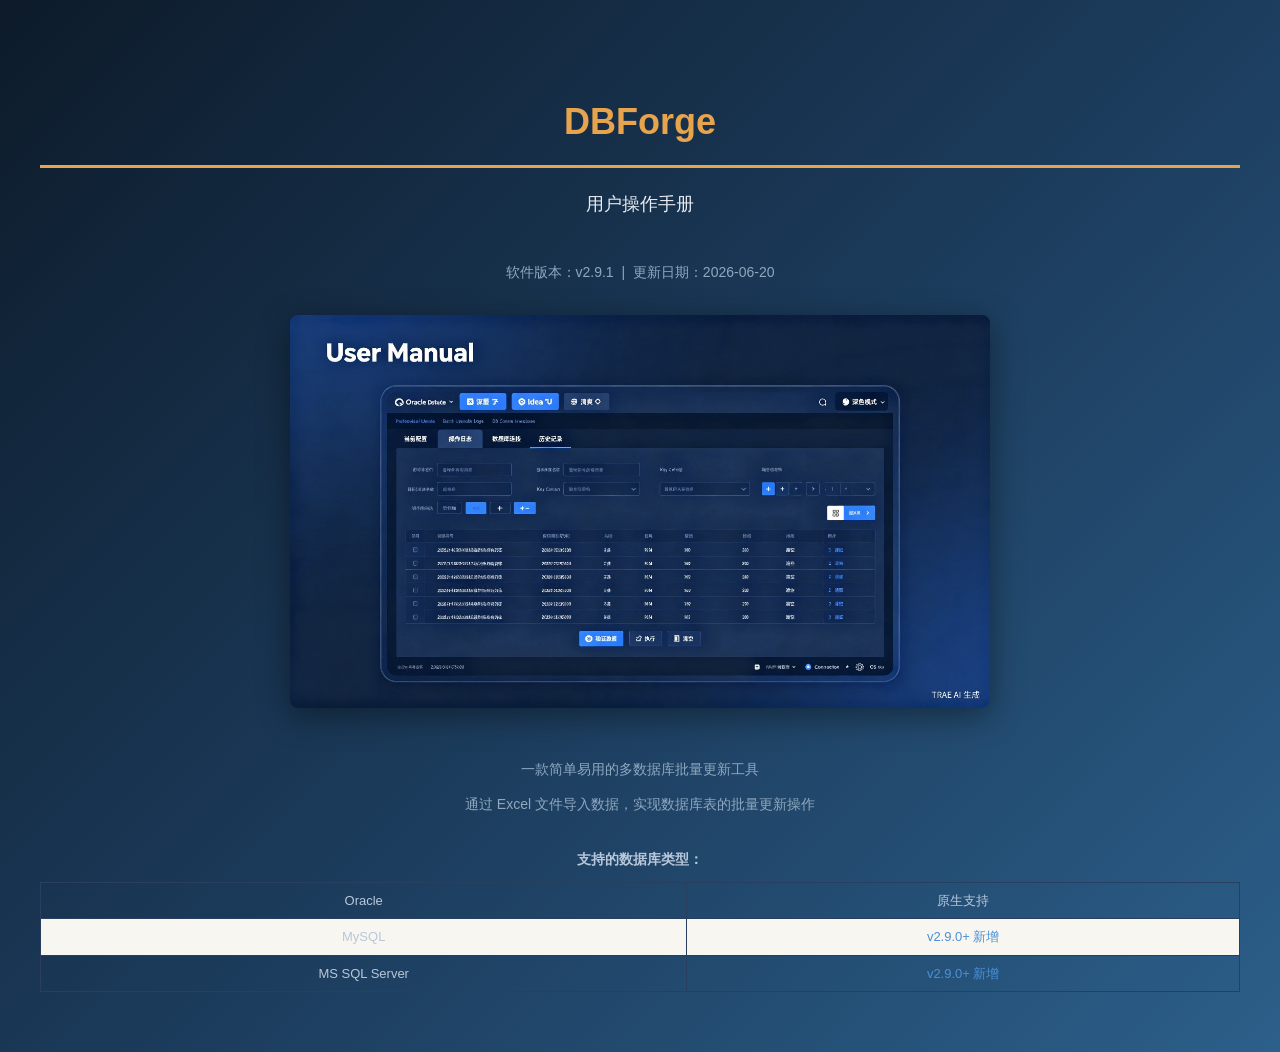
<file: docs/chm_src/index.html>
<!DOCTYPE html>
<html lang="zh-CN">
<head>
<meta charset="UTF-8">
<meta http-equiv="X-UA-Compatible" content="IE=edge">
<title>DBForge - 用户手册</title>
<link rel="stylesheet" href="styles.css">
</head>
<body>
<div class="cover-page">
    <h1>DBForge</h1>
    <div class="subtitle">用户操作手册</div>
    <div class="version">软件版本：v2.9.1 &nbsp;|&nbsp; 更新日期：2026-06-20</div>
    <div class="cover-image">
        <img src="images/user_manual_main_interface.jpg" alt="主界面预览">
    </div>
    <div style="margin-top: 40px; color: #8FA8C0; font-size: 14px;">
        <p>一款简单易用的多数据库批量更新工具</p>
        <p style="margin-top: 8px;">通过 Excel 文件导入数据，实现数据库表的批量更新操作</p>
    </div>
    <div style="margin-top: 30px; color: #B8C7D9; font-size: 14px;">
        <p style="margin-bottom: 10px;"><strong>支持的数据库类型：</strong></p>
        <table style="margin: 0 auto; border-collapse: collapse; font-size: 13px;">
            <tr><td style="padding: 6px 16px; border: 1px solid #2A3F5F;">Oracle</td><td style="padding: 6px 16px; border: 1px solid #2A3F5F;">原生支持</td></tr>
            <tr><td style="padding: 6px 16px; border: 1px solid #2A3F5F;">MySQL</td><td style="padding: 6px 16px; border: 1px solid #2A3F5F; color: #4A90D9;">v2.9.0+ 新增</td></tr>
            <tr><td style="padding: 6px 16px; border: 1px solid #2A3F5F;">MS SQL Server</td><td style="padding: 6px 16px; border: 1px solid #2A3F5F; color: #4A90D9;">v2.9.0+ 新增</td></tr>
        </table>
    </div>
</div>
</body>
</html>
</file>
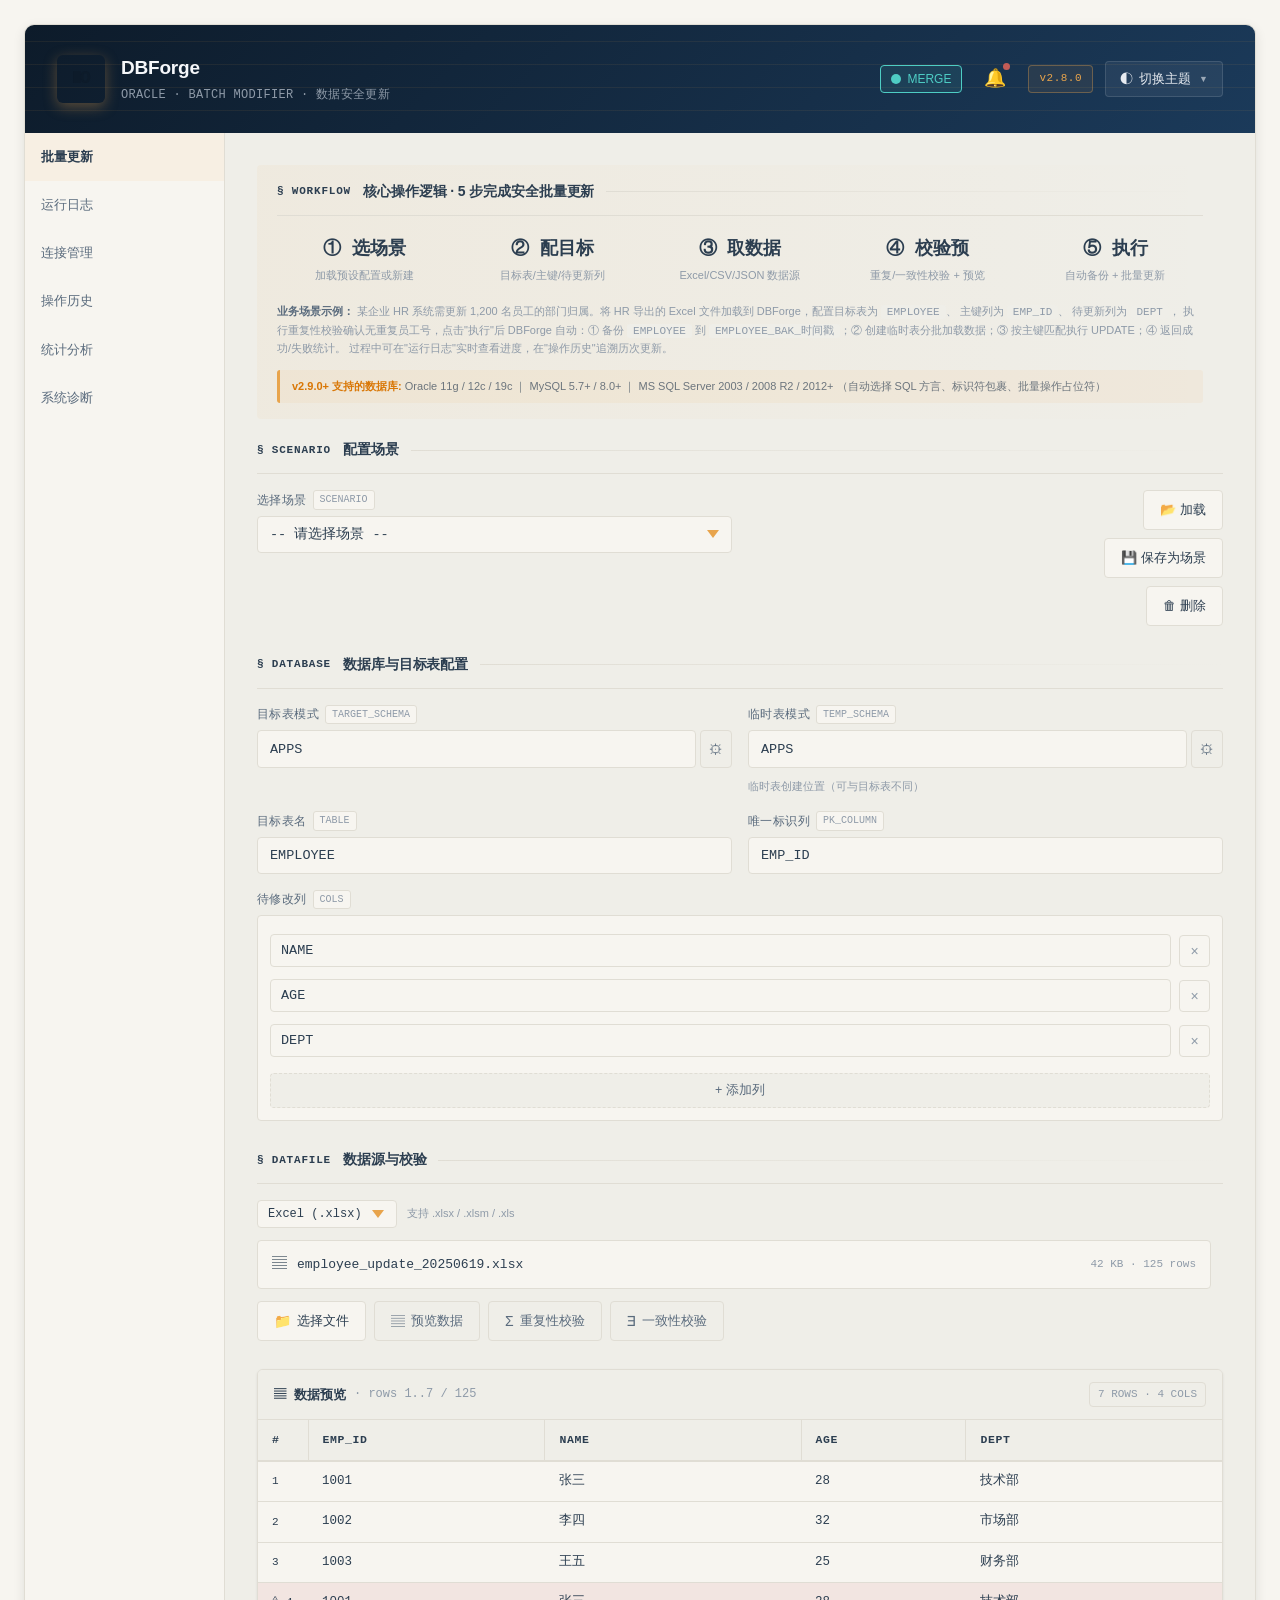
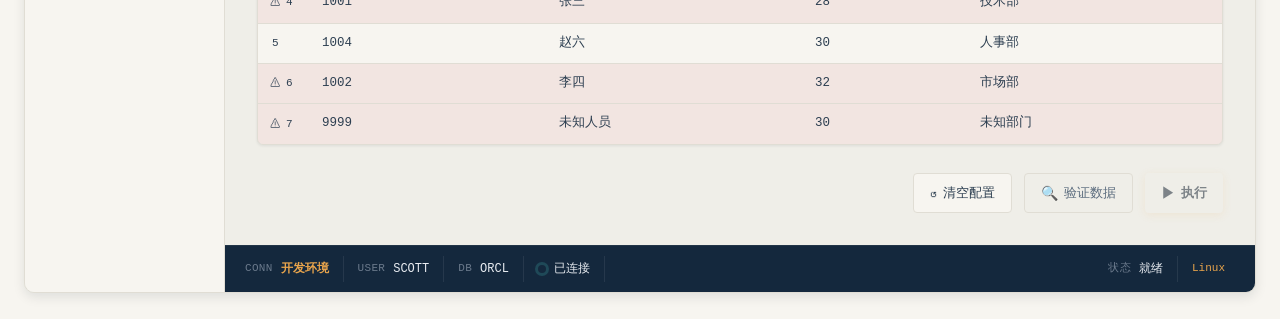
<file: demo.html>
<!DOCTYPE html>
<html lang="zh-CN">
<head>
    <meta charset="UTF-8">
    <meta name="viewport" content="width=device-width, initial-scale=1.0, viewport-fit=cover">
    <title>DBForge · v2.8.0</title>
    <style>
        /* ============================================================
           三套主题系统 · 设计令牌 / Design Tokens
           ============================================================ */

        /* ---- 主题 A：深墨琥珀（默认 · Frontend Design 风格）---- */
        :root,
        body.theme-terminal {
            /* 主色：深墨色 */
            --ink-900: #0D1B2A;
            --ink-800: #14283D;
            --ink-700: #1B3A5A;
            --ink-600: #2C4A6B;
            --ink-500: #3E5C7E;

            /* 强调色：琥珀金 */
            --accent-primary: #E8A44C;
            --accent-light: #F2BE6F;
            --accent-dark: #C7862A;

            /* 功能色 */
            --color-success: #4ECDC4;
            --color-success-dark: #3AB5AD;
            --color-error: #C25B56;
            --color-error-dark: #A5463F;
            --color-warning: #E8A44C;

            /* 中性色（浅色模式） */
            --bg: #F7F5F0;
            --bg-soft: #EFEEE8;
            --bg-line: #E0DDD4;
            --text-primary: #2C3E50;
            --text-secondary: #5A6B7D;
            --text-muted: #8E9AA8;

            /* 结构 */
            --radius-sm: 4px;
            --radius-md: 6px;
            --radius-lg: 10px;

            /* 阴影 */
            --shadow-sm: 0 1px 3px rgba(13, 27, 42, 0.08);
            --shadow-md: 0 4px 12px rgba(13, 27, 42, 0.10);
            --shadow-lg: 0 12px 32px rgba(13, 27, 42, 0.18);

            /* 字体 */
            --font-sans: 'Inter', 'Segoe UI', -apple-system, 'PingFang SC', 'Microsoft YaHei', sans-serif;
            --font-mono: 'JetBrains Mono', 'SF Mono', 'Consolas', 'Monaco', monospace;
        }

        /* 深色模式变量覆盖 */
        body.theme-terminal.dark-mode {
            --bg: #0F1E2E;
            --bg-soft: #152538;
            --bg-line: #253D54;
            --text-primary: #E8ECF1;
            --text-secondary: #A8B5C4;
            --text-muted: #6B7A8C;
        }

        /* ---- 主题 B：Idea 蓝色（经典 IDE 风格）---- */
        body.theme-idea {
            /* 主色：Idea 蓝 */
            --ink-900: #3d65a5;
            --ink-800: #4a86e8;
            --ink-700: #6b9fe8;
            --ink-600: #89b4f0;
            --ink-500: #a8c8f5;

            /* 强调色：经典蓝 */
            --accent-primary: #4a86e8;
            --accent-light: #6b9fe8;
            --accent-dark: #3d65a5;

            /* 功能色 */
            --color-success: #4e9a06;
            --color-success-dark: #3d7a05;
            --color-error: #c75050;
            --color-error-dark: #a54040;
            --color-warning: #ca8230;

            /* 中性色 */
            --bg: #f5f5f5;
            --bg-soft: #ffffff;
            --bg-line: #e5e5e5;
            --text-primary: #3c3f41;
            --text-secondary: #6c757d;
            --text-muted: #808080;

            /* 结构 */
            --radius-sm: 4px;
            --radius-md: 6px;
            --radius-lg: 8px;

            /* 阴影 */
            --shadow-sm: 0 1px 3px rgba(0,0,0,0.10);
            --shadow-md: 0 2px 10px rgba(0,0,0,0.15);
            --shadow-lg: 0 8px 24px rgba(0,0,0,0.20);

            /* 字体 */
            --font-sans: 'Segoe UI', 'Microsoft YaHei', -apple-system, sans-serif;
            --font-mono: 'Consolas', 'Monaco', 'Courier New', monospace;
        }

        /* 深色 Idea 模式 */
        body.theme-idea.dark-mode {
            --bg: #2b2b2b;
            --bg-soft: #3c3f41;
            --bg-line: #555555;
            --text-primary: #dcdcdc;
            --text-secondary: #a9b7c6;
            --text-muted: #808080;
        }

        /* ---- 主题 C：清爽浅色（简约现代）---- */
        body.theme-light {
            /* 主色：现代青蓝 */
            --ink-900: #0066CC;
            --ink-800: #0088FF;
            --ink-700: #3399FF;
            --ink-600: #66B3FF;
            --ink-500: #99CCFF;

            /* 强调色：活力蓝 */
            --accent-primary: #0066CC;
            --accent-light: #3399FF;
            --accent-dark: #004C99;

            /* 功能色 */
            --color-success: #00A86B;
            --color-success-dark: #00704A;
            --color-error: #DC3545;
            --color-error-dark: #A71D2A;
            --color-warning: #FD7E14;

            /* 中性色 */
            --bg: #FAFBFC;
            --bg-soft: #FFFFFF;
            --bg-line: #E8ECF0;
            --text-primary: #1A202C;
            --text-secondary: #4A5568;
            --text-muted: #A0AEC0;

            /* 结构 */
            --radius-sm: 6px;
            --radius-md: 8px;
            --radius-lg: 12px;

            /* 阴影 */
            --shadow-sm: 0 1px 4px rgba(0, 102, 204, 0.06);
            --shadow-md: 0 4px 16px rgba(0, 102, 204, 0.08);
            --shadow-lg: 0 12px 40px rgba(0, 102, 204, 0.12);

            /* 字体 */
            --font-sans: 'Inter', -apple-system, 'PingFang SC', 'Microsoft YaHei', 'Segoe UI', sans-serif;
            --font-mono: 'SF Mono', 'Fira Code', 'Consolas', monospace;
        }

        /* 简洁深色 */
        body.theme-light.dark-mode {
            --bg: #1A1D23;
            --bg-soft: #22262E;
            --bg-line: #2D323C;
            --text-primary: #E8ECF0;
            --text-secondary: #9CA3AF;
            --text-muted: #6B7280;
        }

        /* ============================================================
           基础样式
           ============================================================ */
        * {
            margin: 0;
            padding: 0;
            box-sizing: border-box;
        }

        body {
            font-family: var(--font-sans);
            background: var(--bg);
            color: var(--text-primary);
            min-height: 100vh;
            padding: 24px;
            font-size: 14px;
            line-height: 1.55;
            transition: background-color 0.35s ease, color 0.35s ease;
            -webkit-font-smoothing: antialiased;
        }

        body.dark-mode {
            background: var(--bg);
        }

        /* ============================================================
           主容器
           ============================================================ */
        .app-container {
            max-width: 1240px;
            margin: 0 auto;
            background: var(--bg-soft);
            border: 1px solid var(--bg-line);
            border-radius: var(--radius-lg);
            overflow: hidden;
            box-shadow: var(--shadow-md);
        }

        /* ============================================================
           头部 · 签名元素：数据流可视化
           ============================================================ */
        .header {
            position: relative;
            background: linear-gradient(135deg, var(--ink-900) 0%, var(--ink-700) 100%);
            color: #fff;
            padding: 28px 32px;
            overflow: hidden;
        }

        /* 数据流背景动画 */
        .header::before {
            content: '';
            position: absolute;
            inset: 0;
            background-image:
                repeating-linear-gradient(
                    0deg,
                    transparent 0px,
                    transparent 22px,
                    rgba(232, 164, 76, 0.08) 22px,
                    rgba(232, 164, 76, 0.08) 23px
                );
            pointer-events: none;
        }

        .data-stream {
            position: absolute;
            top: 0;
            right: 0;
            width: 520px;
            height: 100%;
            pointer-events: none;
            opacity: 0.55;
        }

        .data-row {
            position: absolute;
            right: -100px;
            font-family: var(--font-mono);
            font-size: 12px;
            color: var(--accent-primary);
            white-space: nowrap;
            opacity: 0;
            animation: flowRow 6s linear infinite;
        }

        .data-row::before {
            content: '▸ ';
            color: var(--teal-500);
        }

        @keyframes flowRow {
            0% { transform: translateX(0); opacity: 0; }
            10% { opacity: 0.8; }
            85% { opacity: 0.6; }
            100% { transform: translateX(-620px); opacity: 0; }
        }

        .header-inner {
            position: relative;
            display: flex;
            justify-content: space-between;
            align-items: center;
            z-index: 1;
        }

        .header-brand {
            display: flex;
            align-items: center;
            gap: 16px;
        }

        .brand-mark {
            width: 48px;
            height: 48px;
            border-radius: var(--radius-md);
            background: linear-gradient(135deg, var(--amber-500), var(--amber-600));
            display: flex;
            align-items: center;
            justify-content: center;
            font-family: var(--font-mono);
            font-weight: 700;
            font-size: 18px;
            color: var(--ink-900);
            letter-spacing: -0.5px;
            box-shadow: 0 4px 14px rgba(232, 164, 76, 0.35);
        }

        .brand-text {
            display: flex;
            flex-direction: column;
            gap: 4px;
        }

        .brand-title {
            font-size: 19px;
            font-weight: 600;
            letter-spacing: -0.2px;
            color: #F5F7FA;
        }

        .brand-subtitle {
            font-size: 12px;
            color: var(--text-muted);
            font-family: var(--font-mono);
            letter-spacing: 0.3px;
        }

        .brand-subtitle .dot {
            color: var(--amber-500);
        }

        .header-actions {
            display: flex;
            align-items: center;
            gap: 12px;
        }

        .version-tag {
            font-family: var(--font-mono);
            font-size: 11px;
            color: var(--accent-primary);
            padding: 4px 10px;
            border: 1px solid rgba(232, 164, 76, 0.35);
            border-radius: var(--radius-sm);
            background: rgba(232, 164, 76, 0.08);
            letter-spacing: 0.5px;
        }

        .theme-toggle {
            background: rgba(255, 255, 255, 0.06);
            border: 1px solid rgba(255, 255, 255, 0.12);
            color: #E8ECF1;
            padding: 8px 14px;
            border-radius: var(--radius-sm);
            cursor: pointer;
            font-size: 13px;
            font-family: var(--font-sans);
            transition: all 0.2s;
            display: flex;
            align-items: center;
            gap: 6px;
        }

        .theme-toggle:hover {
            background: rgba(255, 255, 255, 0.12);
            border-color: rgba(232, 164, 76, 0.4);
        }

        /* ============================================================
           主布局 · 左侧边栏 + 右侧内容区
           ============================================================ */
        .main-layout {
            display: flex;
            flex-direction: row;
            min-height: 0;
        }

        .sidebar {
            width: 200px;
            background: var(--bg);
            border-right: 1px solid var(--bg-line);
            flex-shrink: 0;
            display: flex;
        }

        .main-area {
            flex: 1;
            min-width: 0;
            display: flex;
            flex-direction: column;
        }

        /* ============================================================
           标签页导航 · 左侧纵向边栏风格
           ============================================================ */
        .tabs {
            display: flex;
            flex-direction: column;
            width: 100%;
        }

        .tab {
            width: 100%;
            padding: 14px 16px;
            text-align: left;
            cursor: pointer;
            transition: all 0.2s ease;
            position: relative;
            background: transparent;
            border: none;
            font-size: 13px;
            font-weight: 500;
            color: var(--text-secondary);
            font-family: var(--font-sans);
            display: flex;
            align-items: center;
            justify-content: flex-start;
            gap: 8px;
        }

        .tab-icon {
            font-family: var(--font-mono);
            font-size: 12px;
            color: var(--amber-600);
            font-weight: 700;
        }

        .tab:hover {
            color: var(--text-primary);
            background: var(--bg-soft);
        }

        .tab.active {
            color: var(--text-primary);
            font-weight: 600;
            background: rgba(232, 164, 76, 0.08);
        }

        .tab.active .tab-icon {
            color: var(--amber-500);
        }

        .tab.active::after {
            content: '';
            position: absolute;
            top: 0;
            bottom: 0;
            left: 0;
            width: 2px;
            background: var(--amber-500);
            border-radius: 0;
        }

        .tab-content {
            display: none;
            padding: 32px;
            background: var(--bg-soft);
            min-height: 500px;
        }

        .tab-content.active {
            display: block;
            animation: fadeSlide 0.35s ease;
        }

        @keyframes fadeSlide {
            from {
                opacity: 0;
                transform: translateY(6px);
            }
            to {
                opacity: 1;
                transform: translateY(0);
            }
        }

        /* ============================================================
           配置分组 · 数据库表结构风格
           ============================================================ */
        .config-section {
            margin-bottom: 28px;
        }

        .section-header {
            display: flex;
            align-items: center;
            gap: 12px;
            margin-bottom: 16px;
            padding-bottom: 12px;
            border-bottom: 1px solid var(--bg-line);
        }

        .section-marker {
            font-family: var(--font-mono);
            font-size: 11px;
            color: var(--amber-600);
            font-weight: 700;
            letter-spacing: 0.8px;
        }

        .section-title {
            font-size: 14px;
            font-weight: 600;
            color: var(--text-primary);
            letter-spacing: -0.1px;
        }

        .section-rule {
            flex: 1;
            height: 1px;
            background: linear-gradient(to right, var(--bg-line), transparent);
        }

        .form-grid {
            display: grid;
            grid-template-columns: repeat(2, 1fr);
            gap: 16px;
        }

        .form-field {
            display: flex;
            flex-direction: column;
            gap: 6px;
        }

        .form-field.full {
            grid-column: 1 / -1;
        }

        .field-label {
            font-size: 12px;
            font-weight: 500;
            color: var(--text-secondary);
            display: flex;
            align-items: center;
            gap: 6px;
            text-transform: uppercase;
            letter-spacing: 0.4px;
        }

        .field-label .label-code {
            font-family: var(--font-mono);
            font-size: 10px;
            color: var(--text-muted);
            background: var(--bg);
            padding: 1px 6px;
            border-radius: 3px;
            border: 1px solid var(--bg-line);
            text-transform: none;
            letter-spacing: 0;
        }

        .field-input,
        .field-select {
            width: 100%;
            padding: 10px 12px;
            border: 1px solid var(--bg-line);
            border-radius: var(--radius-sm);
            font-size: 13.5px;
            background: var(--bg);
            color: var(--text-primary);
            font-family: var(--font-mono);
            transition: all 0.18s ease;
        }

        .field-input:focus,
        .field-select:focus {
            outline: none;
            border-color: var(--amber-500);
            box-shadow: 0 0 0 3px rgba(232, 164, 76, 0.15);
            background: var(--bg);
        }

        .field-select {
            cursor: pointer;
            appearance: none;
            background-image: url("data:image/svg+xml,%3Csvg xmlns='http://www.w3.org/2000/svg' width='12' height='8' viewBox='0 0 12 8'%3E%3Cpath fill='%23E8A44C' d='M6 8L0 0h12z'/%3E%3C/svg%3E");
            background-repeat: no-repeat;
            background-position: right 12px center;
            padding-right: 34px;
        }

        /* ============================================================
           文件上传区域 · 行式布局
           ============================================================ */
        .file-panel {
            display: grid;
            grid-template-columns: 1fr auto;
            gap: 12px;
            align-items: stretch;
        }

        .file-display {
            flex: 1;
            padding: 12px 14px;
            border: 1px solid var(--bg-line);
            border-radius: var(--radius-sm);
            background: var(--bg);
            font-family: var(--font-mono);
            font-size: 13px;
            color: var(--text-primary);
            display: flex;
            align-items: center;
            gap: 10px;
            min-height: 42px;
        }

        .file-icon {
            color: var(--amber-600);
            font-size: 15px;
        }

        .file-meta {
            color: var(--text-muted);
            font-size: 11px;
            margin-left: auto;
        }

        .file-path-muted {
            color: var(--text-muted);
            font-style: italic;
        }

        .action-row {
            display: flex;
            gap: 8px;
            flex-wrap: wrap;
        }

        /* ============================================================
           按钮样式
           ============================================================ */
        .btn {
            padding: 10px 16px;
            border: none;
            border-radius: var(--radius-sm);
            cursor: pointer;
            font-size: 13px;
            font-weight: 500;
            transition: all 0.18s ease;
            display: inline-flex;
            align-items: center;
            gap: 6px;
            white-space: nowrap;
            font-family: var(--font-sans);
        }

        .btn:active {
            transform: translateY(1px);
        }

        /* 主按钮：琥珀色 */
        .btn-primary {
            background: var(--amber-500);
            color: var(--ink-900);
            font-weight: 600;
            box-shadow: 0 2px 8px rgba(232, 164, 76, 0.25);
        }

        .btn-primary:hover {
            background: var(--amber-400);
            box-shadow: 0 4px 14px rgba(232, 164, 76, 0.4);
            transform: translateY(-1px);
        }

        /* 次按钮：描边 */
        .btn-secondary {
            background: var(--bg);
            color: var(--text-primary);
            border: 1px solid var(--bg-line);
        }

        .btn-secondary:hover {
            background: var(--bg-soft);
            border-color: var(--ink-500);
            color: var(--text-primary);
        }

        /* 幽灵按钮：用于校验类操作 */
        .btn-ghost {
            background: transparent;
            color: var(--text-secondary);
            border: 1px solid var(--bg-line);
        }

        .btn-ghost:hover {
            background: var(--bg);
            border-color: var(--amber-500);
            color: var(--amber-600);
        }

        .btn-teal {
            background: var(--teal-500);
            color: var(--ink-900);
            font-weight: 600;
        }

        .btn-teal:hover {
            background: var(--teal-600);
        }

        .btn-clay {
            background: var(--clay-500);
            color: #fff;
            font-weight: 500;
        }

        .btn-clay:hover {
            background: var(--clay-600);
        }

        .btn .btn-icon {
            font-size: 14px;
            line-height: 1;
        }

        /* ============================================================
           表格预览 · 数据库终端风格
           ============================================================ */
        .data-panel {
            margin-top: 24px;
            background: var(--bg);
            border: 1px solid var(--bg-line);
            border-radius: var(--radius-md);
            overflow: hidden;
            box-shadow: var(--shadow-sm);
        }

        .panel-header {
            display: flex;
            align-items: center;
            justify-content: space-between;
            padding: 12px 16px;
            background: var(--bg-soft);
            border-bottom: 1px solid var(--bg-line);
        }

        .panel-title {
            font-size: 13px;
            font-weight: 600;
            color: var(--text-primary);
            display: flex;
            align-items: center;
            gap: 8px;
        }

        .panel-title::before {
            content: '▤';
            color: var(--amber-500);
            font-size: 12px;
        }

        .panel-badge {
            font-family: var(--font-mono);
            font-size: 11px;
            color: var(--text-muted);
            padding: 3px 8px;
            background: var(--bg-soft);
            border: 1px solid var(--bg-line);
            border-radius: var(--radius-sm);
        }

        .table-wrapper {
            overflow-x: auto;
        }

        .data-table {
            width: 100%;
            border-collapse: collapse;
            font-family: var(--font-mono);
            font-size: 12.5px;
        }

        .data-table th {
            padding: 11px 14px;
            text-align: left;
            font-weight: 600;
            color: var(--text-primary);
            background: var(--bg-soft);
            border-bottom: 2px solid var(--bg-line);
            font-size: 11.5px;
            text-transform: uppercase;
            letter-spacing: 0.6px;
            border-right: 1px solid var(--bg-line);
        }

        .data-table th:last-child {
            border-right: none;
        }

        .data-table td {
            padding: 10px 14px;
            border-bottom: 1px solid var(--bg-line);
            color: var(--text-primary);
        }

        .data-table tr:last-child td {
            border-bottom: none;
        }

        .data-table tr:hover td {
            background: rgba(232, 164, 76, 0.06);
        }

        /* 高亮：重复/问题数据行 */
        .data-table tr.row-error td {
            background: rgba(194, 91, 86, 0.10);
            color: var(--clay-500);
        }

        .data-table tr.row-error td:first-child {
            position: relative;
            padding-left: 28px;
        }

        .data-table tr.row-error td:first-child::before {
            content: '⚠';
            position: absolute;
            left: 12px;
            color: var(--clay-500);
        }

        .row-num {
            color: var(--text-muted);
            font-size: 11px;
        }

        /* ============================================================
           日志区域
           ============================================================ */
        .log-panel {
            background: var(--ink-900);
            border-radius: var(--radius-md);
            padding: 20px;
            min-height: 400px;
            font-family: var(--font-mono);
            font-size: 12.5px;
            line-height: 1.8;
            box-shadow: inset 0 2px 10px rgba(0, 0, 0, 0.3);
        }

        .log-line {
            padding: 2px 0;
            animation: logIn 0.3s ease;
        }

        @keyframes logIn {
            from { opacity: 0; transform: translateX(-4px); }
            to { opacity: 1; transform: translateX(0); }
        }

        .log-time {
            color: #5A6B7D;
            margin-right: 10px;
        }

        .log-arrow {
            color: var(--amber-500);
            margin-right: 6px;
        }

        .log-info { color: #7AA7D4; }
        .log-success { color: var(--teal-500); }
        .log-error { color: #E88A84; }
        .log-warning { color: var(--accent-primary); }

        /* ============================================================
           状态栏
           ============================================================ */
        .status-bar {
            background: var(--ink-800);
            padding: 10px 16px;
            display: flex;
            align-items: center;
            gap: 0;
            font-size: 12px;
            font-family: var(--font-mono);
            color: #A8B5C4;
            border-top: 1px solid rgba(255, 255, 255, 0.06);
        }

        .status-cell {
            padding: 4px 14px;
            display: flex;
            align-items: center;
            gap: 8px;
            border-right: 1px solid rgba(255, 255, 255, 0.08);
        }

        .status-cell:last-child {
            border-right: none;
        }

        .status-cell:first-child {
            padding-left: 4px;
        }

        .status-label {
            color: #6B7A8C;
            font-size: 11px;
            letter-spacing: 0.3px;
        }

        .status-value {
            color: #E8ECF1;
            font-weight: 500;
        }

        .status-value.conn-name {
            color: var(--accent-primary);
            font-weight: 600;
        }

        .status-indicator {
            width: 8px;
            height: 8px;
            border-radius: 50%;
            background: var(--clay-500);
            position: relative;
        }

        .status-indicator.connected {
            background: var(--teal-500);
            box-shadow: 0 0 0 3px rgba(78, 205, 196, 0.2);
        }

        .status-indicator.connected::after {
            content: '';
            position: absolute;
            inset: -3px;
            border-radius: 50%;
            border: 2px solid var(--teal-500);
            opacity: 0.4;
            animation: pulse 2s ease-out infinite;
        }

        @keyframes pulse {
            0% { transform: scale(1); opacity: 0.6; }
            100% { transform: scale(2); opacity: 0; }
        }

        .status-spacer {
            flex: 1;
        }

        /* ============================================================
           模态框
           ============================================================ */
        .modal-overlay {
            position: fixed;
            top: 0;
            left: 0;
            right: 0;
            bottom: 0;
            background: rgba(13, 27, 42, 0.65);
            backdrop-filter: blur(6px);
            -webkit-backdrop-filter: blur(6px);
            display: flex;
            align-items: center;
            justify-content: center;
            z-index: 1000;
            opacity: 0;
            pointer-events: none;
            transition: opacity 0.25s ease;
            padding: 20px;
        }

        .modal-overlay.active {
            opacity: 1;
            pointer-events: auto;
        }

        .modal {
            background: var(--bg);
            border-radius: var(--radius-lg);
            box-shadow: var(--shadow-lg);
            max-width: 560px;
            width: 100%;
            max-height: 85vh;
            overflow: hidden;
            transform: translateY(12px) scale(0.98);
            transition: transform 0.25s ease;
            border: 1px solid var(--bg-line);
        }

        .modal-overlay.active .modal {
            transform: translateY(0) scale(1);
        }

        .modal.wide {
            max-width: 680px;
        }

        .modal-header {
            background: linear-gradient(135deg, var(--ink-900) 0%, var(--ink-700) 100%);
            color: #fff;
            padding: 18px 24px;
            display: flex;
            justify-content: space-between;
            align-items: center;
        }

        .modal-header.success {
            background: linear-gradient(135deg, #2C5F5B 0%, var(--teal-600) 100%);
        }

        .modal-header.warning {
            background: linear-gradient(135deg, var(--ink-800) 0%, #8B5A20 100%);
        }

        .modal-header.error {
            background: linear-gradient(135deg, #6B3A36 0%, var(--clay-600) 100%);
        }

        .modal-title-group {
            display: flex;
            align-items: center;
            gap: 12px;
        }

        .modal-icon {
            width: 32px;
            height: 32px;
            border-radius: var(--radius-sm);
            background: rgba(255, 255, 255, 0.12);
            display: flex;
            align-items: center;
            justify-content: center;
            font-size: 16px;
        }

        .modal-title {
            font-size: 15px;
            font-weight: 600;
            color: #F5F7FA;
        }

        .modal-subtitle {
            font-size: 11px;
            color: rgba(255, 255, 255, 0.55);
            font-family: var(--font-mono);
            margin-top: 2px;
        }

        .modal-close {
            background: rgba(255, 255, 255, 0.08);
            border: 1px solid rgba(255, 255, 255, 0.12);
            color: #fff;
            width: 32px;
            height: 32px;
            border-radius: var(--radius-sm);
            cursor: pointer;
            font-size: 16px;
            line-height: 1;
            display: flex;
            align-items: center;
            justify-content: center;
            transition: all 0.18s;
        }

        .modal-close:hover {
            background: rgba(255, 255, 255, 0.18);
            transform: rotate(90deg);
        }

        .modal-body {
            padding: 24px;
            color: var(--text-primary);
        }

        .modal-desc {
            font-size: 14px;
            margin-bottom: 16px;
            color: var(--text-secondary);
            line-height: 1.7;
        }

        .modal-footer {
            padding: 16px 24px;
            display: flex;
            justify-content: flex-end;
            gap: 10px;
            border-top: 1px solid var(--bg-line);
            background: var(--bg-soft);
        }

        /* ============================================================
           进度 · 数据库风格步骤
           ============================================================ */
        .step-indicator {
            display: flex;
            align-items: center;
            gap: 8px;
            margin-bottom: 28px;
            flex-wrap: wrap;
        }

        .step-item {
            display: flex;
            align-items: center;
            gap: 10px;
            padding: 10px 16px;
            background: var(--bg-soft);
            border: 1px solid var(--bg-line);
            border-radius: var(--radius-sm);
            font-size: 13px;
            color: var(--text-secondary);
            font-family: var(--font-mono);
            position: relative;
        }

        .step-marker {
            color: var(--text-muted);
            font-weight: 700;
            font-size: 13px;
            transition: color 0.3s;
        }

        .step-name {
            font-weight: 500;
            transition: color 0.3s;
        }

        .step-item.active {
            background: rgba(232, 164, 76, 0.10);
            border-color: var(--amber-500);
            color: var(--text-primary);
        }

        .step-item.active .step-marker {
            color: var(--amber-500);
        }

        .step-item.completed {
            background: rgba(78, 205, 196, 0.10);
            border-color: var(--teal-500);
            color: var(--teal-600);
        }

        .step-item.completed .step-marker {
            color: var(--teal-500);
        }

        .step-arrow {
            color: var(--text-muted);
            font-size: 12px;
        }

        /* 进度条 */
        .progress-track {
            height: 6px;
            background: var(--bg-soft);
            border: 1px solid var(--bg-line);
            border-radius: 3px;
            overflow: hidden;
            margin: 16px 0 10px;
        }

        .progress-fill {
            height: 100%;
            background: linear-gradient(90deg, var(--amber-500), var(--amber-400));
            width: 0%;
            transition: width 0.3s ease;
            border-radius: 3px;
        }

        .progress-meta {
            display: flex;
            justify-content: space-between;
            font-family: var(--font-mono);
            font-size: 12px;
            color: var(--text-muted);
            margin-bottom: 4px;
        }

        .progress-detail {
            padding: 12px 14px;
            background: var(--bg-soft);
            border-radius: var(--radius-sm);
            font-family: var(--font-mono);
            font-size: 12.5px;
            color: var(--text-secondary);
            margin-top: 16px;
            border-left: 3px solid var(--amber-500);
        }

        /* ============================================================
           信息列表（确认模态）
           ============================================================ */
        .info-list {
            background: var(--bg-soft);
            border: 1px solid var(--bg-line);
            border-radius: var(--radius-sm);
            overflow: hidden;
            margin: 10px 0;
        }

        .info-row {
            display: grid;
            grid-template-columns: 140px 1fr;
            padding: 10px 14px;
            border-bottom: 1px solid var(--bg-line);
            font-size: 13px;
        }

        .info-row:last-child {
            border-bottom: none;
        }

        .info-key {
            color: var(--text-secondary);
            font-size: 12px;
            text-transform: uppercase;
            letter-spacing: 0.4px;
        }

        .info-val {
            font-family: var(--font-mono);
            color: var(--text-primary);
            font-weight: 500;
        }

        /* ============================================================
           校验结果展示
           ============================================================ */
        .validation-result {
            margin-top: 16px;
            padding: 16px;
            border-radius: var(--radius-sm);
            border: 1px solid var(--bg-line);
            background: var(--bg-soft);
        }

        .validation-summary {
            display: flex;
            align-items: center;
            gap: 12px;
            font-size: 13px;
            margin-bottom: 12px;
            padding-bottom: 12px;
            border-bottom: 1px solid var(--bg-line);
        }

        .validation-icon {
            width: 28px;
            height: 28px;
            border-radius: 50%;
            display: flex;
            align-items: center;
            justify-content: center;
            font-size: 14px;
            flex-shrink: 0;
        }

        .validation-icon.warn {
            background: rgba(194, 91, 86, 0.15);
            color: var(--clay-500);
        }

        .validation-text strong {
            color: var(--text-primary);
        }

        .validation-text small {
            display: block;
            color: var(--text-muted);
            margin-top: 2px;
            font-family: var(--font-mono);
            font-size: 11px;
        }

        /* ============================================================
           操作历史状态标签
           ============================================================ */
        .status-tag {
            display: inline-flex;
            align-items: center;
            gap: 5px;
            padding: 3px 10px;
            border-radius: var(--radius-sm);
            font-size: 11px;
            font-weight: 500;
            font-family: var(--font-mono);
            letter-spacing: 0.3px;
        }

        .status-tag::before {
            content: '';
            width: 6px;
            height: 6px;
            border-radius: 50%;
        }

        .status-tag.success {
            background: rgba(78, 205, 196, 0.12);
            color: var(--teal-600);
        }

        .status-tag.success::before {
            background: var(--teal-500);
        }

        .status-tag.partial {
            background: rgba(232, 164, 76, 0.12);
            color: var(--amber-600);
        }

        .status-tag.partial::before {
            background: var(--amber-500);
            animation: blink 1.5s infinite;
        }

        @keyframes blink {
            0%, 100% { opacity: 1; }
            50% { opacity: 0.4; }
        }

        /* ============================================================
           警告文本
           ============================================================ */
        .alert-box {
            padding: 12px 14px;
            background: rgba(232, 164, 76, 0.08);
            border-left: 3px solid var(--amber-500);
            border-radius: var(--radius-sm);
            font-size: 13px;
            color: var(--text-primary);
            margin-top: 14px;
            line-height: 1.6;
        }

        .alert-box strong {
            color: var(--amber-600);
        }

        /* ============================================================
           列编辑
           ============================================================ */
        .columns-editor {
            background: var(--bg);
            border: 1px solid var(--bg-line);
            border-radius: var(--radius-sm);
            padding: 12px;
        }

        .column-row {
            display: flex;
            align-items: center;
            gap: 8px;
            padding: 6px 0;
        }

        .column-row .field-input {
            padding: 8px 10px;
        }

        .column-remove {
            background: transparent;
            border: 1px solid var(--bg-line);
            color: var(--text-muted);
            width: 32px;
            height: 32px;
            border-radius: var(--radius-sm);
            cursor: pointer;
            font-size: 14px;
            transition: all 0.18s;
        }

        .column-remove:hover {
            background: rgba(194, 91, 86, 0.10);
            border-color: var(--clay-500);
            color: var(--clay-500);
        }

        .column-add-btn {
            margin-top: 10px;
            padding: 8px 14px;
            background: var(--bg-soft);
            border: 1px dashed var(--bg-line);
            color: var(--text-secondary);
            border-radius: var(--radius-sm);
            cursor: pointer;
            font-size: 12.5px;
            width: 100%;
            transition: all 0.18s;
        }

        .column-add-btn:hover {
            background: rgba(232, 164, 76, 0.08);
            border-color: var(--amber-500);
            color: var(--amber-600);
        }

        /* ============================================================
           滚动条美化
           ============================================================ */
        ::-webkit-scrollbar {
            width: 8px;
            height: 8px;
        }

        ::-webkit-scrollbar-track {
            background: var(--bg-soft);
        }

        ::-webkit-scrollbar-thumb {
            background: var(--ink-500);
            border-radius: 4px;
            opacity: 0.4;
        }

        ::-webkit-scrollbar-thumb:hover {
            background: var(--ink-600);
        }

        .log-panel ::-webkit-scrollbar-track {
            background: var(--ink-800);
        }

        .log-panel ::-webkit-scrollbar-thumb {
            background: var(--ink-500);
        }

        /* ============================================================
           v2.8.0 P3 新增组件
           ============================================================ */

        /* ---- 统计卡片网格 ---- */
        .stats-grid {
            display: grid;
            grid-template-columns: repeat(auto-fill, minmax(200px, 1fr));
            gap: 12px;
            margin-bottom: 20px;
        }
        .stat-card {
            background: var(--bg-soft);
            border: 1px solid var(--bg-line);
            border-radius: var(--radius-md);
            padding: 16px;
            transition: transform 0.15s, box-shadow 0.15s;
        }
        .stat-card:hover {
            transform: translateY(-2px);
            box-shadow: var(--shadow-md);
        }
        .stat-card .stat-label {
            font-size: 11px;
            text-transform: uppercase;
            letter-spacing: 0.6px;
            color: var(--text-muted);
            margin-bottom: 6px;
        }
        .stat-card .stat-value {
            font-size: 28px;
            font-weight: 700;
            font-family: var(--font-mono);
            color: var(--accent-primary);
        }
        .stat-card .stat-sub {
            font-size: 12px;
            color: var(--text-secondary);
            margin-top: 4px;
        }
        .stat-card.accent-success .stat-value { color: var(--color-success); }
        .stat-card.accent-error .stat-value { color: var(--color-error); }
        .stat-card.accent-warning .stat-value { color: var(--color-warning); }

        /* ---- 诊断面板 ---- */
        .diagnosis-grid {
            display: grid;
            grid-template-columns: repeat(auto-fill, minmax(280px, 1fr));
            gap: 12px;
        }
        .diagnosis-card {
            background: var(--bg-soft);
            border: 1px solid var(--bg-line);
            border-radius: var(--radius-md);
            padding: 14px 16px;
        }
        .diagnosis-card .diag-header {
            display: flex;
            align-items: center;
            justify-content: space-between;
            margin-bottom: 10px;
        }
        .diagnosis-card .diag-title {
            font-size: 13px;
            font-weight: 600;
            color: var(--text-primary);
        }
        .diagnosis-card .diag-status {
            font-size: 11px;
            font-weight: 600;
            padding: 2px 8px;
            border-radius: 10px;
        }
        .diag-status.pass {
            background: rgba(78, 205, 196, 0.15);
            color: var(--color-success);
        }
        .diag-status.warn {
            background: rgba(232, 164, 76, 0.15);
            color: var(--color-warning);
        }
        .diag-status.fail {
            background: rgba(194, 91, 86, 0.15);
            color: var(--color-error);
        }
        .diagnosis-card .diag-items {
            font-size: 12px;
            font-family: var(--font-mono);
            color: var(--text-secondary);
            line-height: 1.8;
        }

        /* ---- 风险标记 ---- */
        .risk-badge {
            display: inline-flex;
            align-items: center;
            gap: 4px;
            padding: 4px 10px;
            border-radius: 12px;
            font-size: 11px;
            font-weight: 700;
            text-transform: uppercase;
            letter-spacing: 0.5px;
        }
        .risk-badge.high {
            background: rgba(194, 91, 86, 0.15);
            color: var(--color-error);
            border: 1px solid rgba(194, 91, 86, 0.3);
        }
        .risk-badge.medium {
            background: rgba(232, 164, 76, 0.15);
            color: var(--color-warning);
            border: 1px solid rgba(232, 164, 76, 0.3);
        }
        .risk-badge.low {
            background: rgba(78, 205, 196, 0.15);
            color: var(--color-success);
            border: 1px solid rgba(78, 205, 196, 0.3);
        }

        /* ---- ETA 显示 ---- */
        .eta-display {
            font-size: 12px;
            color: var(--text-muted);
            font-family: var(--font-mono);
            text-align: right;
            margin-top: 4px;
        }

        /* ---- 取消按钮 ---- */
        .btn-cancel {
            background: var(--color-error);
            color: #fff;
            border: none;
            border-radius: var(--radius-sm);
            padding: 8px 16px;
            font-size: 13px;
            cursor: pointer;
            font-family: var(--font-sans);
            transition: background 0.15s;
        }
        .btn-cancel:hover {
            background: var(--color-error-dark);
        }

        /* ---- 通知铃铛 ---- */
        .notification-bell {
            position: relative;
            cursor: pointer;
            font-size: 18px;
            padding: 6px 10px;
            color: var(--text-secondary);
            transition: color 0.15s;
        }
        .notification-bell:hover {
            color: var(--accent-primary);
        }
        .notification-bell .badge-dot {
            position: absolute;
            top: 4px;
            right: 6px;
            width: 7px;
            height: 7px;
            background: var(--color-error);
            border-radius: 50%;
        }

        /* ---- MERGE 模式开关 ---- */
        .merge-mode-toggle {
            display: inline-flex;
            align-items: center;
            gap: 6px;
            font-size: 12px;
            color: var(--text-secondary);
            cursor: pointer;
            padding: 4px 10px;
            border-radius: var(--radius-sm);
            border: 1px solid var(--bg-line);
            transition: all 0.15s;
        }
        .merge-mode-toggle.active {
            background: rgba(78, 205, 196, 0.1);
            border-color: var(--color-success);
            color: var(--color-success);
        }
        .merge-mode-toggle .toggle-dot {
            width: 10px;
            height: 10px;
            border-radius: 50%;
            background: var(--bg-line);
            transition: background 0.15s;
        }
        .merge-mode-toggle.active .toggle-dot {
            background: var(--color-success);
        }

        /* ---- 备份管理列表 ---- */
        .backup-list {
            width: 100%;
            border-collapse: collapse;
            font-size: 13px;
        }
        .backup-list th {
            text-align: left;
            padding: 8px 12px;
            font-size: 11px;
            text-transform: uppercase;
            letter-spacing: 0.4px;
            color: var(--text-muted);
            border-bottom: 1px solid var(--bg-line);
        }
        .backup-list td {
            padding: 8px 12px;
            border-bottom: 1px solid var(--bg-line);
            font-family: var(--font-mono);
            font-size: 12px;
        }

        /* ============================================================
           响应式
           ============================================================ */
        /* ============================================================
           移动端响应式适配 — 保持左侧纵向导航栏，仅压缩尺寸
           ============================================================ */
        @media (max-width: 780px) {
            body { padding: 0; font-size: 16px; }
            .app-container { border-radius: 0; border: none; }
            .tab-content { padding: 16px 12px; }
            .form-grid { grid-template-columns: 1fr; gap: 12px; }
            .header { padding: 16px 12px; }
            .header-inner { flex-wrap: wrap; gap: 10px; }
            .header-brand { gap: 10px; }
            .brand-mark { width: 40px; height: 40px; font-size: 16px; }
            .brand-title { font-size: 16px; }
            .brand-subtitle { font-size: 10px; }
            .data-stream { display: none; }
            .header-actions { width: 100%; justify-content: flex-end; }

            /* 保持左侧纵向导航，压缩宽度 */
            .main-layout { flex-direction: row; }
            .sidebar { width: 120px; min-width: 100px; border-right: 1px solid var(--bg-line); border-bottom: none; overflow-y: auto; }
            .tabs { flex-direction: column; padding: 0; overflow-y: auto; gap: 0; }
            .tab { flex: none; padding: 10px 6px; text-align: left; justify-content: flex-start; font-size: 11px; white-space: nowrap; min-width: 0; border-radius: 0; }
            .tab.active { background: rgba(232, 164, 76, 0.08); }
            .tab.active::after { top: 4px; bottom: 4px; left: 0; right: auto; width: 3px; height: auto; border-radius: 0 2px 2px 0; }
            .tab-icon { display: none; }

            .main-area { overflow-x: auto; -webkit-overflow-scrolling: touch; }

            .status-bar { flex-wrap: wrap; gap: 4px; padding: 8px 10px; font-size: 11px; }
            .status-cell { border-right: none; padding: 3px 8px; }

            .form-field { gap: 4px; }
            .field-input, .field-select { padding: 12px 10px; font-size: 16px; }
            .field-label { font-size: 11px; }

            .file-panel { grid-template-columns: 1fr; }
            .action-row { gap: 6px; }
            .btn { padding: 10px 12px; font-size: 13px; }

            .data-panel { margin-top: 16px; }
            .panel-header { padding: 10px 12px; }
            .data-table { font-size: 12px; }
            .data-table th, .data-table td { padding: 8px 10px; }

            .modal { max-width: calc(100vw - 24px); margin: 12px; }
            .modal.wide { max-width: calc(100vw - 24px); }
            .modal-header { padding: 14px 16px; }
            .modal-body { padding: 16px; }
            .modal-footer { padding: 12px 16px; }

            .step-indicator { gap: 4px; }
            .step-item { padding: 8px 10px; font-size: 11px; }
            .step-arrow { display: none; }

            .info-row { grid-template-columns: 100px 1fr; padding: 8px 10px; }

            .log-panel { padding: 12px; min-height: 300px; font-size: 12px; }

            .columns-editor { padding: 8px; }
            .column-row { gap: 6px; }
            .column-remove { width: 36px; height: 36px; }

            .section-header { margin-bottom: 12px; padding-bottom: 8px; }
            .section-marker { font-size: 10px; }
            .section-title { font-size: 13px; }

            .theme-panel { width: min(300px, calc(100vw - 32px)); max-height: calc(100vh - 48px); max-height: calc(100dvh - 48px); }
            .theme-option { padding: 14px 16px; }
            .theme-swatch { width: 36px; height: 36px; }
            .theme-name { font-size: 14px; }
            .theme-desc { font-size: 12px; }
            .theme-panel-title { padding: 14px 16px 10px; font-size: 12px; }
        }

        /* 超小屏幕适配 */
        @media (max-width: 380px) {
            .brand-subtitle { display: none; }
            .version-tag { display: none; }
            .sidebar { width: 90px; min-width: 80px; }
            .tab { font-size: 10px; padding: 8px 4px; }
            .btn { padding: 8px 10px; font-size: 12px; }
            .data-table { font-size: 11px; }
            .data-table th, .data-table td { padding: 6px 8px; }
            .theme-panel { width: calc(100vw - 24px); max-height: calc(100vh - 40px); max-height: calc(100dvh - 40px); }
            .theme-option { padding: 12px 14px; gap: 10px; }
            .theme-swatch { width: 30px; height: 30px; }
            .theme-name { font-size: 13px; }
            .theme-desc { font-size: 11px; }
            .theme-panel-title { padding: 12px 14px 8px; font-size: 11px; }
            .theme-btn { padding: 6px 10px; font-size: 12px; }
        }
        /* ============================================================
           主题切换器 UI 组件
           ============================================================ */
        .theme-switcher {
            position: relative;
        }

        .theme-btn {
            background: rgba(255, 255, 255, 0.06);
            border: 1px solid rgba(255, 255, 255, 0.12);
            color: #E8ECF1;
            padding: 8px 14px;
            border-radius: var(--radius-sm);
            cursor: pointer;
            font-size: 13px;
            font-family: var(--font-sans);
            transition: all 0.2s;
            display: flex;
            align-items: center;
            gap: 6px;
        }

        .theme-btn:hover {
            background: rgba(255, 255, 255, 0.12);
            border-color: rgba(232, 164, 76, 0.4);
        }

        .theme-arrow {
            font-size: 9px;
            opacity: 0.6;
            margin-left: 2px;
        }

        .theme-panel {
            position: fixed;
            top: 50%;
            left: 50%;
            transform: translate(-50%, -50%);
            width: min(320px, calc(100vw - 32px));
            max-height: calc(100vh - 64px);
            max-height: calc(100dvh - 64px);
            background: var(--bg-soft);
            border: 1px solid var(--bg-line);
            border-radius: var(--radius-lg);
            box-shadow: 0 8px 40px rgba(0, 0, 0, 0.25);
            z-index: 1000;
            display: none;
            overflow-y: auto;
            overflow-x: hidden;
            -webkit-overflow-scrolling: touch;
            overscroll-behavior: contain;
            flex-direction: column;
        }

        .theme-panel.open {
            display: flex;
        }

        .theme-panel-title {
            padding: 12px 16px 8px;
            font-size: 11px;
            font-weight: 600;
            color: var(--text-muted);
            text-transform: uppercase;
            letter-spacing: 0.8px;
            border-bottom: 1px solid var(--bg-line);
        }

        .theme-option {
            display: flex;
            align-items: center;
            gap: 12px;
            padding: 12px 16px;
            cursor: pointer;
            transition: background 0.15s;
            border-bottom: 1px solid var(--bg-line);
        }

        .theme-option:last-child {
            border-bottom: none;
        }

        .theme-option:hover {
            background: var(--bg);
        }

        .theme-option.active {
            background: rgba(232, 164, 76, 0.08);
        }

        .theme-option.active .theme-check {
            color: var(--accent-primary);
            opacity: 1;
        }

        .theme-swatch {
            width: 32px;
            height: 32px;
            border-radius: var(--radius-sm);
            flex-shrink: 0;
            border: 1px solid rgba(0,0,0,0.10);
        }

        .swatch-terminal {
            background: linear-gradient(135deg, #0D1B2A 50%, #E8A44C 50%);
        }

        .swatch-idea {
            background: linear-gradient(135deg, #3d65a5 50%, #4a86e8 50%);
        }

        .swatch-light {
            background: linear-gradient(135deg, #FFFFFF 50%, #0066CC 50%);
            border-color: #E8ECF0;
        }

        .swatch-dark {
            background: linear-gradient(135deg, #1A202C 50%, #2D323C 50%);
        }

        .theme-info {
            flex: 1;
        }

        .theme-name {
            font-size: 13px;
            font-weight: 600;
            color: var(--text-primary);
            margin-bottom: 2px;
        }

        .theme-desc {
            font-size: 11px;
            color: var(--text-muted);
        }

        .theme-check {
            font-size: 14px;
            color: var(--text-muted);
            opacity: 0;
            transition: opacity 0.15s;
        }

        .theme-panel-divider {
            height: 1px;
            background: var(--bg-line);
            margin: 4px 0;
        }

        .dark-toggle .theme-check {
            opacity: 1;
            font-size: 16px;
        }

        /* 覆盖层 */
        .theme-overlay {
            position: fixed;
            inset: 0;
            z-index: 999;
            display: none;
            background: rgba(0, 0, 0, 0.55);
        }

        .theme-overlay.active {
            display: block;
        }

        /* 移动端覆盖层：使用更简单的背景 */
        @supports not (backdrop-filter: blur(1px)) {
            .theme-overlay {
                background: rgba(0, 0, 0, 0.65);
            }
        }
        @supports (backdrop-filter: blur(1px)) {
            .theme-overlay {
                background: rgba(0, 0, 0, 0.45);
                backdrop-filter: blur(2px);
                -webkit-backdrop-filter: blur(2px);
            }
        }
    </style>
</head>
<body>
    <div class="theme-overlay" id="themeOverlay" onclick="closeThemePanel()"></div>
    <!-- 主题面板：作为 body 直接子元素，避免受 overflow:hidden 父元素影响 -->
    <div class="theme-panel" id="themePanel">
        <div class="theme-panel-title">选择界面风格</div>
        <div class="theme-option active" data-theme="terminal" onclick="setTheme('terminal')">
            <div class="theme-swatch swatch-terminal"></div>
            <div class="theme-info">
                <div class="theme-name">深墨琥珀</div>
                <div class="theme-desc">专业终端风格 · 琥珀金强调</div>
            </div>
            <div class="theme-check">✓</div>
        </div>
        <div class="theme-option" data-theme="idea" onclick="setTheme('idea')">
            <div class="theme-swatch swatch-idea"></div>
            <div class="theme-info">
                <div class="theme-name">Idea 蓝色</div>
                <div class="theme-desc">经典 IDE 风格 · 开发者首选</div>
            </div>
            <div class="theme-check">✓</div>
        </div>
        <div class="theme-option" data-theme="light" onclick="setTheme('light')">
            <div class="theme-swatch swatch-light"></div>
            <div class="theme-info">
                <div class="theme-name">清爽浅色</div>
                <div class="theme-desc">简约现代 · 清晰易读</div>
            </div>
            <div class="theme-check">✓</div>
        </div>
        <div class="theme-panel-divider"></div>
        <div class="theme-option dark-toggle" onclick="toggleDarkMode()">
            <div class="theme-swatch swatch-dark"></div>
            <div class="theme-info">
                <div class="theme-name">深色模式</div>
                <div class="theme-desc" id="darkModeDesc">当前：已开启</div>
            </div>
            <div class="theme-check" id="darkModeCheck">☾</div>
        </div>
    </div>
    <div class="app-container">

        <!-- ============== 头部：数据流签名元素 ============== -->
        <div class="header">
            <!-- 数据流动画 -->
            <div class="data-stream">
                <div class="data-row" style="top: 18px; animation-delay: 0s;">UPDATE EMPLOYEE SET NAME = 'Zhang San' WHERE ID = 1001</div>
                <div class="data-row" style="top: 44px; animation-delay: 1.2s;">UPDATE EMPLOYEE SET DEPT = 'Engineering' WHERE ID = 1002</div>
                <div class="data-row" style="top: 70px; animation-delay: 2.4s;">SELECT COUNT(*) FROM EMPLOYEE_BAK_20250619</div>
                <div class="data-row" style="top: 96px; animation-delay: 3.6s;">COMMIT; -- 125 rows affected</div>
                <div class="data-row" style="top: 122px; animation-delay: 4.8s;">BEGIN BATCH_UPDATE_PKG.PROCESS_ROWS(p_batch_id => 8472)</div>
            </div>

            <div class="header-inner">
                <div class="header-brand">
                    <div class="brand-mark">∎O</div>
                    <div class="brand-text">
                        <div class="brand-title">DBForge</div>
                        <div class="brand-subtitle">ORACLE <span class="dot">·</span> BATCH MODIFIER <span class="dot">·</span> 数据安全更新</div>
                    </div>
                </div>
                <div class="header-actions">
                    <div class="merge-mode-toggle active" id="mergeToggle" onclick="toggleMergeMode()" title="MERGE INTO 模式：10x~100x 性能提升">
                        <span class="toggle-dot"></span>
                        <span>MERGE</span>
                    </div>
                    <div class="notification-bell" onclick="alert('通知：未匹配记录 3 条 · 失败记录 5 条\n\n▸ 2026-06-20 10:30 更新 EMPLOYEE\n▸ 成功 120 条 · 失败 5 条')" title="查看通知">
                        <span>🔔</span>
                        <span class="badge-dot"></span>
                    </div>
                    <div class="version-tag">v2.8.0</div>
                    <!-- 主题切换器 -->
                    <div class="theme-switcher">
                        <button class="theme-btn" id="themeBtn" onclick="toggleThemePanel()">
                            <span id="themeIcon">◐</span>
                            <span id="themeLabel">切换主题</span>
                            <span class="theme-arrow">▼</span>
                        </button>
                    </div>
                </div>
            </div>
        </div>

        <div class="main-layout">
            <!-- ============== 标签页导航 ============== -->
            <div class="sidebar">
                <div class="tabs">
                    <div class="tab active" onclick="switchTab(0)">
                        <span>批量更新</span>
                    </div>
                    <div class="tab" onclick="switchTab(1)">
                        <span>运行日志</span>
                    </div>
                    <div class="tab" onclick="switchTab(2)">
                        <span>连接管理</span>
                    </div>
                    <div class="tab" onclick="switchTab(3)">
                        <span>操作历史</span>
                    </div>
                    <div class="tab" onclick="switchTab(4)">
                        <span>统计分析</span>
                    </div>
                    <div class="tab" onclick="switchTab(5)">
                        <span>系统诊断</span>
                    </div>
                </div>
            </div>

            <div class="main-area">

        <!-- ============== 页面 01：批量更新 ============== -->
        <div class="tab-content active" id="tab-0">

            <!-- 核心操作逻辑 · 业务场景说明 -->
            <div class="config-section" style="border-left: 3px solid var(--amber-500); padding: 16px 20px; margin-bottom: 20px; background: linear-gradient(90deg, rgba(232,164,76,0.06) 0%, transparent 100%); border-radius: 4px;">
                <div class="section-header" style="margin-bottom: 10px;">
                    <span class="section-marker">§ WORKFLOW</span>
                    <span class="section-title">核心操作逻辑 · 5 步完成安全批量更新</span>
                    <span class="section-rule"></span>
                </div>
                <div style="display: grid; grid-template-columns: repeat(5, 1fr); gap: 12px; margin-top: 12px;">
                    <div style="text-align: center; padding: 8px 6px; background: var(--bg-card); border-radius: 6px; border: 1px solid var(--border);">
                        <div style="font-size: 18px; font-weight: 700; color: var(--amber-500); font-family: var(--font-mono);">① 选场景</div>
                        <div style="font-size: 11px; color: var(--text-muted); margin-top: 4px; line-height: 1.4;">加载预设配置或新建</div>
                    </div>
                    <div style="text-align: center; padding: 8px 6px; background: var(--bg-card); border-radius: 6px; border: 1px solid var(--border);">
                        <div style="font-size: 18px; font-weight: 700; color: var(--amber-500); font-family: var(--font-mono);">② 配目标</div>
                        <div style="font-size: 11px; color: var(--text-muted); margin-top: 4px; line-height: 1.4;">目标表/主键/待更新列</div>
                    </div>
                    <div style="text-align: center; padding: 8px 6px; background: var(--bg-card); border-radius: 6px; border: 1px solid var(--border);">
                        <div style="font-size: 18px; font-weight: 700; color: var(--amber-500); font-family: var(--font-mono);">③ 取数据</div>
                        <div style="font-size: 11px; color: var(--text-muted); margin-top: 4px; line-height: 1.4;">Excel/CSV/JSON 数据源</div>
                    </div>
                    <div style="text-align: center; padding: 8px 6px; background: var(--bg-card); border-radius: 6px; border: 1px solid var(--border);">
                        <div style="font-size: 18px; font-weight: 700; color: var(--amber-500); font-family: var(--font-mono);">④ 校验预</div>
                        <div style="font-size: 11px; color: var(--text-muted); margin-top: 4px; line-height: 1.4;">重复/一致性校验 + 预览</div>
                    </div>
                    <div style="text-align: center; padding: 8px 6px; background: var(--bg-card); border-radius: 6px; border: 1px solid var(--border);">
                        <div style="font-size: 18px; font-weight: 700; color: var(--amber-500); font-family: var(--font-mono);">⑤ 执行</div>
                        <div style="font-size: 11px; color: var(--text-muted); margin-top: 4px; line-height: 1.4;">自动备份 + 批量更新</div>
                    </div>
                </div>
                <div style="margin-top: 12px; font-size: 11px; color: var(--text-muted); line-height: 1.6;">
                    <span style="color: var(--text-secondary); font-weight: 600;">业务场景示例：</span>
                    某企业 HR 系统需更新 1,200 名员工的部门归属。将 HR 导出的 Excel 文件加载到 DBForge，配置目标表为 <code style="background: var(--bg-soft); padding: 1px 6px; border-radius: 3px; font-family: var(--font-mono); font-size: 11px;">EMPLOYEE</code>、
                    主键列为 <code style="background: var(--bg-soft); padding: 1px 6px; border-radius: 3px; font-family: var(--font-mono); font-size: 11px;">EMP_ID</code>、
                    待更新列为 <code style="background: var(--bg-soft); padding: 1px 6px; border-radius: 3px; font-family: var(--font-mono); font-size: 11px;">DEPT</code>，
                    执行重复性校验确认无重复员工号，点击"执行"后 DBForge 自动：① 备份 <code style="background: var(--bg-soft); padding: 1px 6px; border-radius: 3px; font-family: var(--font-mono); font-size: 11px;">EMPLOYEE</code> 到 <code style="background: var(--bg-soft); padding: 1px 6px; border-radius: 3px; font-family: var(--font-mono); font-size: 11px;">EMPLOYEE_BAK_时间戳</code>；② 创建临时表分批加载数据；③ 按主键匹配执行 UPDATE；④ 返回成功/失败统计。
                    过程中可在"运行日志"实时查看进度，在"操作历史"追溯历次更新。
                </div>
                <div style="margin-top: 12px; padding: 8px 12px; background: rgba(232,164,76,0.08); border-left: 3px solid #e8a44c; font-size: 11px; color: #6c757d; line-height: 1.6; border-radius: 3px;">
                    <span style="color: #d97706; font-weight: 600;">v2.9.0+ 支持的数据库:</span>
                    Oracle 11g / 12c / 19c ｜ MySQL 5.7+ / 8.0+ ｜ MS SQL Server 2003 / 2008 R2 / 2012+
                    （自动选择 SQL 方言、标识符包裹、批量操作占位符）
                </div>
            </div>

            <!-- 配置场景 -->
            <div class="config-section">
                <div class="section-header">
                    <span class="section-marker">§ SCENARIO</span>
                    <span class="section-title">配置场景</span>
                    <span class="section-rule"></span>
                </div>
                <div class="form-grid">
                    <div class="form-field">
                        <label class="field-label">
                            选择场景
                            <span class="label-code">SCENARIO</span>
                        </label>
                        <select class="field-select" id="templateSelect">
                            <option value="">-- 请选择场景 --</option>
                            <option value="emp_update">员工表更新场景</option>
                            <option value="dept_update">部门表更新场景</option>
                            <option value="order_update">订单表更新场景</option>
                        </select>
                    </div>
                    <div class="form-field" style="display: flex; gap: 8px; align-items: flex-end;">
                        <button class="btn btn-secondary" onclick="loadTemplate()">📂 加载</button>
                        <button class="btn btn-secondary" onclick="saveAsTemplate()">💾 保存为场景</button>
                        <button class="btn btn-secondary" onclick="deleteTemplate()">🗑 删除</button>
                    </div>
                </div>
            </div>

            <!-- 数据库与表配置 -->
            <div class="config-section">
                <div class="section-header">
                    <span class="section-marker">§ DATABASE</span>
                    <span class="section-title">数据库与目标表配置</span>
                    <span class="section-rule"></span>
                </div>
                <div class="form-grid">
                    <div class="form-field">
                        <label class="field-label">
                            目标表模式
                            <span class="label-code">TARGET_SCHEMA</span>
                        </label>
                        <div style="display: flex; gap: 4px;">
                            <input type="text" class="field-input" id="schema" list="schemaList" value="APPS" 
                                   placeholder="输入或选择模式" style="flex: 1;">
                            <datalist id="schemaList">
                                <option value="APPS">
                                <option value="SYS">
                                <option value="SYSTEM">
                            </datalist>
                            <button class="btn btn-ghost" onclick="configureSchemaValues()" style="padding: 10px 8px; font-size: 14px;" title="配置选项">⚙</button>
                        </div>
                    </div>
                    <div class="form-field">
                        <label class="field-label">
                            临时表模式
                            <span class="label-code">TEMP_SCHEMA</span>
                        </label>
                        <div style="display: flex; gap: 4px;">
                            <input type="text" class="field-input" id="tempSchema" list="tempSchemaList" value="APPS"
                                   placeholder="输入或选择模式" style="flex: 1;">
                            <datalist id="tempSchemaList">
                                <option value="APPS">
                                <option value="SYS">
                                <option value="SYSTEM">
                            </datalist>
                            <button class="btn btn-ghost" onclick="configureSchemaValues()" style="padding: 10px 8px; font-size: 14px;" title="配置选项">⚙</button>
                        </div>
                        <div style="font-size: 11px; color: var(--text-muted); margin-top: 4px;">临时表创建位置（可与目标表不同）</div>
                    </div>
                    <div class="form-field">
                        <label class="field-label">
                            目标表名
                            <span class="label-code">TABLE</span>
                        </label>
                        <input type="text" class="field-input" id="tableName" placeholder="EMPLOYEE" value="EMPLOYEE">
                    </div>
                    <div class="form-field">
                        <label class="field-label">
                            唯一标识列
                            <span class="label-code">PK_COLUMN</span>
                        </label>
                        <input type="text" class="field-input" id="keyColumn" placeholder="EMP_ID" value="EMP_ID">
                    </div>
                    <div class="form-field full">
                        <label class="field-label">
                            待修改列
                            <span class="label-code">COLS</span>
                        </label>
                        <div class="columns-editor">
                            <div id="columnsList">
                                <div class="column-row">
                                    <input type="text" class="field-input" placeholder="列名 1" value="NAME">
                                    <button class="column-remove" onclick="this.parentElement.remove()">×</button>
                                </div>
                                <div class="column-row">
                                    <input type="text" class="field-input" placeholder="列名 2" value="AGE">
                                    <button class="column-remove" onclick="this.parentElement.remove()">×</button>
                                </div>
                                <div class="column-row">
                                    <input type="text" class="field-input" placeholder="列名 3" value="DEPT">
                                    <button class="column-remove" onclick="this.parentElement.remove()">×</button>
                                </div>
                            </div>
                            <button class="column-add-btn" onclick="addColumn()">+ 添加列</button>
                        </div>
                    </div>
                </div>
            </div>

            <!-- Excel 文件与校验 -->
            <div class="config-section">
                <div class="section-header">
                    <span class="section-marker">§ DATAFILE</span>
                    <span class="section-title">数据源与校验</span>
                    <span class="section-rule"></span>
                </div>

                <div style="display: flex; gap: 10px; align-items: center; margin-bottom: 12px;">
                    <select class="field-select" style="width: 140px; padding: 6px 10px; font-size: 12px;" id="dataSourceType" onchange="switchDataSource()">
                        <option value="xlsx" selected>Excel (.xlsx)</option>
                        <option value="csv">CSV (.csv)</option>
                        <option value="json">JSON (.json)</option>
                    </select>
                    <span style="font-size: 11px; color: var(--text-muted);" id="dataSourceHint">支持 .xlsx / .xlsm / .xls</span>
                </div>

                <div class="file-panel">
                    <div class="file-display">
                        <span class="file-icon">▤</span>
                        <span id="filePath">employee_update_20250619.xlsx</span>
                        <span class="file-meta" id="fileMeta">42 KB · 125 rows</span>
                    </div>
                </div>

                <div class="action-row" style="margin-top: 12px;">
                    <button class="btn btn-secondary" onclick="selectFile()">
                        <span class="btn-icon">📁</span>
                        <span>选择文件</span>
                    </button>
                    <button class="btn btn-ghost" onclick="previewExcel()">
                        <span class="btn-icon">▤</span>
                        <span>预览数据</span>
                    </button>
                    <button class="btn btn-ghost" onclick="checkDuplicates()">
                        <span class="btn-icon">Σ</span>
                        <span>重复性校验</span>
                    </button>
                    <button class="btn btn-ghost" onclick="checkConsistency()">
                        <span class="btn-icon">∃</span>
                        <span>一致性校验</span>
                    </button>
                </div>
            </div>

            <!-- 预览表格 -->
            <div class="data-panel">
                <div class="panel-header">
                    <div class="panel-title">数据预览 <span style="color: var(--text-muted); font-weight: 400; font-size: 12px; font-family: var(--font-mono);">· rows 1..7 / 125</span></div>
                    <div class="panel-badge">7 ROWS · 4 COLS</div>
                </div>
                <div class="table-wrapper">
                    <table class="data-table" id="previewTable">
                        <thead>
                            <tr>
                                <th style="width: 50px;">#</th>
                                <th>EMP_ID</th>
                                <th>NAME</th>
                                <th>AGE</th>
                                <th>DEPT</th>
                            </tr>
                        </thead>
                        <tbody>
                            <tr>
                                <td class="row-num">1</td>
                                <td>1001</td>
                                <td>张三</td>
                                <td>28</td>
                                <td>技术部</td>
                            </tr>
                            <tr>
                                <td class="row-num">2</td>
                                <td>1002</td>
                                <td>李四</td>
                                <td>32</td>
                                <td>市场部</td>
                            </tr>
                            <tr>
                                <td class="row-num">3</td>
                                <td>1003</td>
                                <td>王五</td>
                                <td>25</td>
                                <td>财务部</td>
                            </tr>
                            <tr class="row-error">
                                <td class="row-num">4</td>
                                <td>1001</td>
                                <td>张三</td>
                                <td>28</td>
                                <td>技术部</td>
                            </tr>
                            <tr>
                                <td class="row-num">5</td>
                                <td>1004</td>
                                <td>赵六</td>
                                <td>30</td>
                                <td>人事部</td>
                            </tr>
                            <tr class="row-error">
                                <td class="row-num">6</td>
                                <td>1002</td>
                                <td>李四</td>
                                <td>32</td>
                                <td>市场部</td>
                            </tr>
                            <tr class="row-error">
                                <td class="row-num">7</td>
                                <td>9999</td>
                                <td>未知人员</td>
                                <td>30</td>
                                <td>未知部门</td>
                            </tr>
                        </tbody>
                    </table>
                </div>
            </div>

            <!-- 主操作按钮区 -->
            <div style="margin-top: 28px; display: flex; gap: 12px; justify-content: flex-end;">
                <button class="btn btn-secondary" onclick="clearForm()">
                    <span class="btn-icon">↺</span>
                    <span>清空配置</span>
                </button>
                <button class="btn btn-ghost" id="validateBtn" onclick="validateData()">
                    <span class="btn-icon">🔍</span>
                    <span>验证数据</span>
                </button>
                <button class="btn btn-primary" id="executeBtn" onclick="showConfirmModal()" disabled style="opacity: 0.5; cursor: not-allowed;">
                    <span class="btn-icon">▶</span>
                    <span>执行</span>
                </button>
            </div>
        </div>

        <!-- ============== 页面 02：运行日志 ============== -->
        <div class="tab-content" id="tab-1">
            <div class="log-panel" id="logContent">
                <div class="log-line log-success">
                    <span class="log-time">[10:30:08]</span>
                    <span class="log-arrow">▸</span>
                    更新完成 · 成功 120 条 · 失败 5 条 · 未匹配 3 条 · 耗时 3.42s
                </div>
                <div class="log-line log-warning">
                    <span class="log-time">[10:30:07]</span>
                    <span class="log-arrow">▸</span>
                    未匹配记录: key_value=9999, 8888, 7777 (Excel中存在但目标表中不存在)
                </div>
                <div class="log-line log-info">
                    <span class="log-time">[10:30:06]</span>
                    <span class="log-arrow">▸</span>
                    key_value=1001: 跳过空字段 DEPT (保留目标表原值)
                </div>
                <div class="log-line log-info">
                    <span class="log-time">[10:30:05]</span>
                    <span class="log-arrow">▸</span>
                    正在执行 UPDATE 语句 · batch_size = 50 · 空字段不更新
                </div>
                <div class="log-line log-success">
                    <span class="log-time">[10:30:02]</span>
                    <span class="log-arrow">▸</span>
                    数据校验通过 · 125 行可读 · 目标表模式: APPS · 临时表模式: SYSTEM
                </div>
                <div class="log-line log-info">
                    <span class="log-time">[10:30:01]</span>
                    <span class="log-arrow">▸</span>
                    读取 Excel 文件 employee_update_20250619.xlsx
                </div>
                <div class="log-line log-warning">
                    <span class="log-time">[10:30:00]</span>
                    <span class="log-arrow">▸</span>
                    已创建备份表: APPS.EMPLOYEE_BAK_20250619_103000
                </div>
                <div class="log-line log-info">
                    <span class="log-time">[10:29:58]</span>
                    <span class="log-arrow">▸</span>
                    已创建临时表: SYSTEM.TEMP_UPDATE_20250619_103000
                </div>
                <div class="log-line log-info">
                    <span class="log-time">[10:29:55]</span>
                    <span class="log-arrow">▸</span>
                    已连接数据库 ORCL @ 192.168.1.100:1521 (Easy Connect)
                </div>
                <div class="log-line log-success">
                    <span class="log-time">[10:29:52]</span>
                    <span class="log-arrow">▸</span>
                    工具启动 · 用户: SCOTT · 会话: SESSION_0x8472F1
                </div>
            </div>

            <div style="margin-top: 16px; display: flex; gap: 10px; justify-content: flex-end;">
                <button class="btn btn-secondary" onclick="alert('导出成功')">
                    <span class="btn-icon">⤓</span>
                    <span>导出日志</span>
                </button>
                <button class="btn btn-secondary" onclick="alert('已导出失败记录')">
                    <span class="btn-icon">⚠</span>
                    <span>导出失败记录</span>
                </button>
                <button class="btn btn-ghost" onclick="clearLogs()">
                    <span class="btn-icon">🗑</span>
                    <span>清空</span>
                </button>
            </div>
        </div>

        <!-- ============== 页面 03：连接管理 ============== -->
        <div class="tab-content" id="tab-2">

            <div class="config-section">
                <div class="section-header">
                    <span class="section-marker">§ CONNECTION</span>
                    <span class="section-title">已保存连接</span>
                    <span class="section-rule"></span>
                </div>

                <div id="savedConnections" style="display: grid; grid-template-columns: repeat(auto-fill, minmax(280px, 1fr)); gap: 12px;">
                    <!-- 连接卡片由 JS 动态生成 -->
                </div>

                <div style="margin-top: 16px; display: flex; gap: 10px; justify-content: flex-end;">
                    <button class="btn btn-secondary" onclick="openAddConnectionModal()">
                        <span class="btn-icon">+</span>
                        <span>添加连接</span>
                    </button>
                    <button class="btn btn-ghost" onclick="alert('请在连接卡片上选择要删除的连接')">
                        <span class="btn-icon">−</span>
                        <span>删除连接</span>
                    </button>
                </div>
            </div>

            <!-- 连接详情表 -->
            <div class="data-panel">
                <div class="panel-header">
                    <div class="panel-title">当前连接参数 <span style="color: var(--text-muted); font-weight: 400; font-size: 12px; font-family: var(--font-mono);">· connection_info</span></div>
                    <div class="panel-badge" id="connStatusBadge">CONNECTED</div>
                </div>
                <div class="table-wrapper">
                    <table class="data-table" id="connDetailTable">
                        <tbody>
                            <tr>
                                <td style="width: 40%; color: var(--text-secondary); font-size: 12px; text-transform: uppercase; letter-spacing: 0.4px;">数据库类型 DB_TYPE</td>
                                <td id="connDbType" style="font-family: var(--font-mono); color: var(--amber-600); font-weight: 600;">Oracle 11g / 12c / 19c</td>
                            </tr>
                            <tr>
                                <td style="width: 40%; color: var(--text-secondary); font-size: 12px; text-transform: uppercase; letter-spacing: 0.4px;">主机 HOST</td>
                                <td id="connHost" style="font-family: var(--font-mono);">192.168.1.100</td>
                            </tr>
                            <tr>
                                <td style="color: var(--text-secondary); font-size: 12px; text-transform: uppercase; letter-spacing: 0.4px;">端口 PORT</td>
                                <td style="font-family: var(--font-mono);">1521</td>
                            </tr>
                            <tr>
                                <td style="color: var(--text-secondary); font-size: 12px; text-transform: uppercase; letter-spacing: 0.4px;" id="connServiceLabel">服务名 SID</td>
                                <td id="connService" style="font-family: var(--font-mono);">ORCL</td>
                            </tr>
                            <tr>
                                <td style="color: var(--text-secondary); font-size: 12px; text-transform: uppercase; letter-spacing: 0.4px;">用户名 USER</td>
                                <td style="font-family: var(--font-mono); color: var(--amber-600); font-weight: 600;">SCOTT</td>
                            </tr>
                            <tr>
                                <td style="color: var(--text-secondary); font-size: 12px; text-transform: uppercase; letter-spacing: 0.4px;">字符集 CHARSET</td>
                                <td style="font-family: var(--font-mono);">AL32UTF8</td>
                            </tr>
                            <tr>
                                <td style="color: var(--text-secondary); font-size: 12px; text-transform: uppercase; letter-spacing: 0.4px;">版本 VERSION</td>
                                <td style="font-family: var(--font-mono);" id="connVersion">Oracle Database 19c Enterprise Edition</td>
                            </tr>
                        </tbody>
                    </table>
                </div>
            </div>

            <div style="margin-top: 20px; display: flex; gap: 10px; justify-content: flex-end;">
                <button class="btn btn-teal" onclick="testCurrentConnection()">
                    <span class="btn-icon">⇄</span>
                    <span>测试当前连接</span>
                </button>
            </div>
        </div>

        <!-- ============== 页面 04：操作历史 ============== -->
        <div class="tab-content" id="tab-3">

            <div class="config-section">
                <div class="section-header">
                    <span class="section-marker">§ HISTORY</span>
                    <span class="section-title">历史操作记录</span>
                    <span class="section-rule"></span>
                </div>

                <div style="display: flex; gap: 10px; margin-bottom: 16px;">
                    <button class="btn btn-secondary" onclick="refreshHistory()">
                        <span class="btn-icon">↻</span>
                        <span>刷新</span>
                    </button>
                    <button class="btn btn-ghost">
                        <span class="btn-icon">⊘</span>
                        <span>批量删除</span>
                    </button>
                </div>
            </div>

            <div class="data-panel">
                <div class="panel-header">
                    <div class="panel-title">操作历史 <span style="color: var(--text-muted); font-weight: 400; font-size: 12px; font-family: var(--font-mono);">· batch_log</span></div>
                    <div class="panel-badge">2 RECORDS</div>
                </div>
                <div class="table-wrapper">
                    <table class="data-table">
                        <thead>
                            <tr>
                                <th style="width: 40px;">#</th>
                                <th>操作时间</th>
                                <th>目标表</th>
                                <th>模式</th>
                                <th style="text-align: center;">总数</th>
                                <th style="text-align: center;">成功</th>
                                <th style="text-align: center;">失败</th>
                                <th>状态</th>
                            </tr>
                        </thead>
                        <tbody>
                            <tr>
                                <td class="row-num">1</td>
                                <td style="font-family: var(--font-mono);">2025-06-19 10:30:08</td>
                                <td style="font-family: var(--font-mono);">EMPLOYEE</td>
                                <td style="font-family: var(--font-mono);">APPS</td>
                                <td style="text-align: center;">125</td>
                                <td style="text-align: center; color: var(--teal-600);">120</td>
                                <td style="text-align: center; color: var(--clay-500);">5</td>
                                <td><span class="status-tag partial">部分失败</span></td>
                            </tr>
                            <tr>
                                <td class="row-num">2</td>
                                <td style="font-family: var(--font-mono);">2025-06-18 15:45:00</td>
                                <td style="font-family: var(--font-mono);">DEPARTMENT</td>
                                <td style="font-family: var(--font-mono);">APPS</td>
                                <td style="text-align: center;">50</td>
                                <td style="text-align: center; color: var(--teal-600);">50</td>
                                <td style="text-align: center;">0</td>
                                <td><span class="status-tag success">成功</span></td>
                            </tr>
                        </tbody>
                    </table>
                </div>
            </div>
        </div>

        <!-- ============== 页面 05：统计分析 ============== -->
        <div class="tab-content" id="tab-4">
            <div class="config-section">
                <div class="section-header">
                    <span class="section-marker">§ STATS</span>
                    <span class="section-title">导入统计 (ImportStats)</span>
                    <span class="section-rule"></span>
                </div>
                <div style="display: flex; gap: 10px; margin-bottom: 16px;">
                    <button class="btn btn-secondary" onclick="refreshStats()">
                        <span class="btn-icon">↻</span>
                        <span>刷新</span>
                    </button>
                    <button class="btn btn-ghost" onclick="exportStatsCSV()">
                        <span class="btn-icon">⤓</span>
                        <span>导出 CSV</span>
                    </button>
                </div>
            </div>

            <div class="stats-grid">
                <div class="stat-card">
                    <div class="stat-label">总更新次数</div>
                    <div class="stat-value">2,847</div>
                    <div class="stat-sub">本月 +342</div>
                </div>
                <div class="stat-card accent-success">
                    <div class="stat-label">成功率</div>
                    <div class="stat-value">98.2%</div>
                    <div class="stat-sub">2,795 / 2,847</div>
                </div>
                <div class="stat-card accent-error">
                    <div class="stat-label">失败记录</div>
                    <div class="stat-value">52</div>
                    <div class="stat-sub">本月 3 条</div>
                </div>
                <div class="stat-card">
                    <div class="stat-label">操作表数</div>
                    <div class="stat-value">18</div>
                    <div class="stat-sub">EMPLOYEE 最频繁</div>
                </div>
                <div class="stat-card">
                    <div class="stat-label">总行数</div>
                    <div class="stat-value">426K</div>
                    <div class="stat-sub">日均 1,420 行</div>
                </div>
                <div class="stat-card accent-warning">
                    <div class="stat-label">未匹配记录</div>
                    <div class="stat-value">1,204</div>
                    <div class="stat-sub">占比 0.28%</div>
                </div>
                <div class="stat-card">
                    <div class="stat-label">平均耗时</div>
                    <div class="stat-value">3.2s</div>
                    <div class="stat-sub">MERGE 模式 1.1s</div>
                </div>
            </div>

            <div class="data-panel">
                <div class="panel-header">
                    <div class="panel-title">最近操作明细 <span style="color: var(--text-muted); font-weight: 400; font-size: 12px; font-family: var(--font-mono);">· recent_ops</span></div>
                    <div class="panel-badge">7 DAYS</div>
                </div>
                <div class="table-wrapper">
                    <table class="data-table">
                        <thead>
                            <tr>
                                <th>日期</th>
                                <th>目标表</th>
                                <th style="text-align: center;">总行数</th>
                                <th style="text-align: center;">成功</th>
                                <th style="text-align: center;">失败</th>
                                <th>模式</th>
                                <th>耗时</th>
                            </tr>
                        </thead>
                        <tbody>
                            <tr>
                                <td style="font-family: var(--font-mono);">2026-06-20</td>
                                <td style="font-family: var(--font-mono);">EMPLOYEE</td>
                                <td style="text-align: center;">125</td>
                                <td style="text-align: center; color: var(--color-success);">120</td>
                                <td style="text-align: center; color: var(--color-error);">5</td>
                                <td><span class="risk-badge low">MERGE</span></td>
                                <td style="font-family: var(--font-mono);">1.1s</td>
                            </tr>
                            <tr>
                                <td style="font-family: var(--font-mono);">2026-06-19</td>
                                <td style="font-family: var(--font-mono);">DEPARTMENT</td>
                                <td style="text-align: center;">50</td>
                                <td style="text-align: center; color: var(--color-success);">50</td>
                                <td style="text-align: center;">0</td>
                                <td><span class="risk-badge low">MERGE</span></td>
                                <td style="font-family: var(--font-mono);">0.8s</td>
                            </tr>
                            <tr>
                                <td style="font-family: var(--font-mono);">2026-06-18</td>
                                <td style="font-family: var(--font-mono);">ORDERS</td>
                                <td style="text-align: center;">3,200</td>
                                <td style="text-align: center; color: var(--color-success);">3,180</td>
                                <td style="text-align: center; color: var(--color-error);">20</td>
                                <td><span class="risk-badge medium">ROW</span></td>
                                <td style="font-family: var(--font-mono);">12.4s</td>
                            </tr>
                        </tbody>
                    </table>
                </div>
            </div>
        </div>

        <!-- ============== 页面 06：系统诊断 ============== -->
        <div class="tab-content" id="tab-5">
            <div class="config-section">
                <div class="section-header">
                    <span class="section-marker">§ DIAG</span>
                    <span class="section-title">系统诊断 & 备份管理</span>
                    <span class="section-rule"></span>
                </div>
                <div style="display: flex; gap: 10px; margin-bottom: 16px;">
                    <button class="btn btn-teal" onclick="runDiagnosis()">
                        <span class="btn-icon">🔍</span>
                        <span>运行诊断</span>
                    </button>
                    <button class="btn btn-secondary" onclick="cleanOldBackups()">
                        <span class="btn-icon">🗑</span>
                        <span>清理旧备份</span>
                    </button>
                </div>
            </div>

            <div class="diagnosis-grid">
                <div class="diagnosis-card">
                    <div class="diag-header">
                        <span class="diag-title">Python 环境</span>
                        <span class="diag-status pass">正常</span>
                    </div>
                    <div class="diag-items">
                        <div>Python 3.11.9</div>
                        <div>oracledb 2.5.1</div>
                        <div>openpyxl 3.1.5</div>
                        <div>cryptography 45.0.7</div>
                    </div>
                </div>
                <div class="diagnosis-card">
                    <div class="diag-header">
                        <span class="diag-title">连接管理</span>
                        <span class="diag-status pass">正常</span>
                    </div>
                    <div class="diag-items">
                        <div>连接池: 5/10 活跃</div>
                        <div>延迟: 12ms</div>
                        <div>Oracle 19c EE</div>
                        <div>字符集: AL32UTF8</div>
                    </div>
                </div>
                <div class="diagnosis-card">
                    <div class="diag-header">
                        <span class="diag-title">配置检查</span>
                        <span class="diag-status warn">注意</span>
                    </div>
                    <div class="diag-items">
                        <div>config.json: 正常</div>
                        <div>加密密钥: 有效</div>
                        <div>审计日志: 完整 (HMAC 通过)</div>
                        <div>备份上限: 10 (当前 8)</div>
                    </div>
                </div>
                <div class="diagnosis-card">
                    <div class="diag-header">
                        <span class="diag-title">磁盘空间</span>
                        <span class="diag-status pass">正常</span>
                    </div>
                    <div class="diag-items">
                        <div>日志目录: 24 MB</div>
                        <div>备份目录: 1.2 GB</div>
                        <div>可用空间: 45.8 GB</div>
                        <div>临时文件: 0.5 MB</div>
                    </div>
                </div>
            </div>

            <div class="data-panel" style="margin-top: 20px;">
                <div class="panel-header">
                    <div class="panel-title">备份表列表 <span style="color: var(--text-muted); font-weight: 400; font-size: 12px; font-family: var(--font-mono);">· backup_tables</span></div>
                    <div class="panel-badge">8 BACKUPS</div>
                </div>
                <div class="table-wrapper">
                    <table class="backup-list">
                        <thead>
                            <tr>
                                <th>备份表名</th>
                                <th>源表</th>
                                <th>行数</th>
                                <th>创建时间</th>
                                <th>操作</th>
                            </tr>
                        </thead>
                        <tbody>
                            <tr>
                                <td>EMPLOYEE_BAK_20260620_103000</td>
                                <td>APPS.EMPLOYEE</td>
                                <td style="text-align: center;">125</td>
                                <td>2026-06-20 10:30</td>
                                <td><button class="btn btn-ghost" style="font-size: 11px; padding: 2px 8px;">恢复</button></td>
                            </tr>
                            <tr>
                                <td>DEPARTMENT_BAK_20260619_154500</td>
                                <td>APPS.DEPARTMENT</td>
                                <td style="text-align: center;">50</td>
                                <td>2026-06-19 15:45</td>
                                <td><button class="btn btn-ghost" style="font-size: 11px; padding: 2px 8px;">恢复</button></td>
                            </tr>
                            <tr>
                                <td>ORDERS_BAK_20260618_091200</td>
                                <td>APPS.ORDERS</td>
                                <td style="text-align: center;">3,200</td>
                                <td>2026-06-18 09:12</td>
                                <td><button class="btn btn-ghost" style="font-size: 11px; padding: 2px 8px;">恢复</button></td>
                            </tr>
                        </tbody>
                    </table>
                </div>
            </div>
        </div>

        <!-- ============== 状态栏 ============== -->
        <div class="status-bar">
            <div class="status-cell">
                <span class="status-label">CONN</span>
                <span class="status-value conn-name" id="sbConn">开发环境</span>
            </div>
            <div class="status-cell">
                <span class="status-label">USER</span>
                <span class="status-value" id="sbUser">SCOTT</span>
            </div>
            <div class="status-cell">
                <span class="status-label">DB</span>
                <span class="status-value" id="sbDb">ORCL</span>
            </div>
            <div class="status-cell">
                <div class="status-indicator connected" id="statusDot"></div>
                <span class="status-value" id="sbConnStatus">已连接</span>
            </div>
            <div class="status-spacer"></div>
            <div class="status-cell">
                <span class="status-label">状态</span>
                <span class="status-value" id="sbAction">就绪</span>
            </div>
            <div class="status-cell">
                <span class="status-value" id="sbOS" style="color: var(--accent-primary); font-size: 11px;"></span>
            </div>
        </div>
            </div>
        </div>
    </div>

    <!-- ============== 模态框：确认执行 ============== -->
    <!-- 模态框遮罩层统一处理 -->
    <script>
        // 为所有模态框添加触摸关闭支持
        document.addEventListener('DOMContentLoaded', function() {
            detectOS();
            document.querySelectorAll('.modal-overlay').forEach(function(overlay) {
                overlay.addEventListener('touchstart', function(e) {
                    if (e.target === overlay) {
                        overlay.classList.remove('active');
                    }
                }, { passive: true });
            });
        });
    </script>

    <div class="modal-overlay" id="confirmModal">
        <div class="modal">
            <div class="modal-header warning">
                <div class="modal-title-group">
                    <div class="modal-icon">⚠</div>
                    <div>
                        <div class="modal-title">确认执行批量更新</div>
                        <div class="modal-subtitle">请仔细核对以下信息后继续</div>
                    </div>
                </div>
                <button class="modal-close" onclick="hideConfirmModal()">×</button>
            </div>
            <div class="modal-body">
                <p class="modal-desc">系统将按以下配置执行批量数据修改。操作前会自动创建备份表，失败可回滚。</p>
                <div class="info-list">
                    <div class="info-row">
                        <div class="info-key">目标表模式</div>
                        <div class="info-val" id="infoSchema">APPS</div>
                    </div>
                    <div class="info-row">
                        <div class="info-key">临时表模式</div>
                        <div class="info-val" id="infoTempSchema">SYSTEM</div>
                    </div>
                    <div class="info-row">
                        <div class="info-key">目标表</div>
                        <div class="info-val" id="infoTable">EMPLOYEE</div>
                    </div>
                    <div class="info-row">
                        <div class="info-key">标识列</div>
                        <div class="info-val" id="infoKey">EMP_ID</div>
                    </div>
                    <div class="info-row">
                        <div class="info-key">修改列</div>
                        <div class="info-val" id="infoCols">NAME, AGE, DEPT</div>
                    </div>
                    <div class="info-row">
                        <div class="info-key">数据源</div>
                        <div class="info-val">employee_update_20250619.xlsx</div>
                    </div>
                    <div class="info-row">
                        <div class="info-key">更新模式</div>
                        <div class="info-val" id="infoMergeMode" style="color: var(--color-success);">MERGE INTO (批量)</div>
                    </div>
                    <div class="info-row">
                        <div class="info-key">环境</div>
                        <div class="info-val" id="infoEnv">DEV · 开发环境</div>
                    </div>
                    <div class="info-row">
                        <div class="info-key">风险评估</div>
                        <div class="info-val" style="display: flex; align-items: center; gap: 8px;">
                            <span class="risk-badge low" id="infoRiskBadge">LOW</span>
                            <span style="font-size: 12px; color: var(--text-muted);">常规更新 · 125 行</span>
                        </div>
                    </div>
                    <div class="info-row">
                        <div class="info-key">总行数</div>
                        <div class="info-val">125 行</div>
                    </div>
                    <div class="info-row">
                        <div class="info-key">空字段处理</div>
                        <div class="info-val" style="color: var(--teal-600);">保留原值（不更新）</div>
                    </div>
                </div>
                <div class="alert-box">
                    <strong>安全提示：</strong>更新过程中会创建备份表 <code style="font-family: monospace; color: var(--amber-600);">APPS.EMPLOYEE_BAK_20250619</code> 和临时表 <code style="font-family: monospace; color: var(--amber-600);">SYSTEM.TEMP_UPDATE_xxx</code>。空字段将保留目标表原值，未匹配记录不会更新目标表。
                </div>
            </div>
            <div class="modal-footer">
                <button class="btn btn-secondary" onclick="hideConfirmModal()">取消</button>
                <button class="btn btn-primary" onclick="showProgressModal()">
                    <span class="btn-icon">▶</span>
                    <span>确认执行</span>
                </button>
            </div>
        </div>
    </div>

    <!-- ============== 模态框：进度 ============== -->
    <div class="modal-overlay" id="progressModal">
        <div class="modal">
            <div class="modal-header">
                <div class="modal-title-group">
                    <div class="modal-icon">⏳</div>
                    <div>
                        <div class="modal-title">正在执行批量更新</div>
                        <div class="modal-subtitle">请勿关闭窗口 · <span id="progressETA" style="color: var(--accent-primary);">预计剩余: —</span></div>
                    </div>
                </div>
                <button class="modal-close" onclick="hideProgressModal()">×</button>
            </div>
            <div class="modal-body">
                <div class="step-indicator" id="stepIndicator">
                    <div class="step-item completed" id="step1">
                        <span class="step-marker">∎</span>
                        <span class="step-name">备份</span>
                    </div>
                    <span class="step-arrow">→</span>
                    <div class="step-item active" id="step2">
                        <span class="step-marker">∎</span>
                        <span class="step-name">导入</span>
                    </div>
                    <span class="step-arrow">→</span>
                    <div class="step-item" id="step3">
                        <span class="step-marker">∎</span>
                        <span class="step-name">更新</span>
                    </div>
                </div>

                <div class="progress-meta">
                    <span>进度</span>
                    <span id="progressPct">0%</span>
                </div>
                <div class="progress-track">
                    <div class="progress-fill" id="progressFill"></div>
                </div>
                <div class="progress-meta">
                    <span id="progressRows">0 / 125 行</span>
                    <span id="progressSpeed">—</span>
                </div>

                <div class="progress-detail" id="progressDetail">
                    ▸ 正在连接数据库 ORCL @ 192.168.1.100:1521 ...
                </div>

                <div style="margin-top: 16px; display: flex; gap: 8px; justify-content: flex-end;">
                    <button class="btn-cancel" id="cancelBtn" onclick="cancelOperation()">
                        <span>✕ 取消操作</span>
                    </button>
                </div>
            </div>
        </div>
    </div>

    <!-- ============== 模态框：重复性校验 ============== -->
    <div class="modal-overlay" id="duplicateModal">
        <div class="modal wide">
            <div class="modal-header error">
                <div class="modal-title-group">
                    <div class="modal-icon">⚠</div>
                    <div>
                        <div class="modal-title">发现重复的唯一标识</div>
                        <div class="modal-subtitle">请修正 Excel 数据后再执行更新</div>
                    </div>
                </div>
                <button class="modal-close" onclick="hideDuplicateModal()">×</button>
            </div>
            <div class="modal-body">
                <div class="validation-summary">
                    <div class="validation-icon warn">!</div>
                    <div class="validation-text">
                        <strong>共有 <span style="color: var(--clay-500);">2</span> 个唯一标识值出现多次</strong>
                        <small>重复会导致更新结果不可预测，必须先修正</small>
                    </div>
                </div>

                <div class="info-list">
                    <div class="info-row">
                        <div class="info-key">1001</div>
                        <div class="info-val" style="color: var(--clay-500);">出现在第 1、4 行</div>
                    </div>
                    <div class="info-row">
                        <div class="info-key">1002</div>
                        <div class="info-val" style="color: var(--clay-500);">出现在第 2、6 行</div>
                    </div>
                </div>

                <div class="alert-box">
                    <strong>建议：</strong>请打开 Excel 文件，删除或合并重复行后重新加载。
                </div>
            </div>
            <div class="modal-footer">
                <button class="btn btn-secondary" onclick="hideDuplicateModal()">关闭</button>
            </div>
        </div>
    </div>

    <!-- ============== 模态框：一致性校验 ============== -->
    <div class="modal-overlay" id="consistencyModal">
        <div class="modal wide">
            <div class="modal-header error">
                <div class="modal-title-group">
                    <div class="modal-icon">∄</div>
                    <div>
                        <div class="modal-title">数据库中不存在的标识</div>
                        <div class="modal-subtitle">这些 ID 在目标表 EMPLOYEE 中未找到</div>
                    </div>
                </div>
                <button class="modal-close" onclick="hideConsistencyModal()">×</button>
            </div>
            <div class="modal-body">
                <div class="validation-summary">
                    <div class="validation-icon warn">!</div>
                    <div class="validation-text">
                        <strong>共有 <span style="color: var(--clay-500);">1</span> 个标识在目标表中不存在</strong>
                        <small>这些数据将不会被更新，或需要先在数据库中插入</small>
                    </div>
                </div>

                <div class="info-list">
                    <div class="info-row">
                        <div class="info-key">缺失 ID</div>
                        <div class="info-val" style="color: var(--clay-500); font-size: 13px;">9999</div>
                    </div>
                    <div class="info-row">
                        <div class="info-key">Excel 行号</div>
                        <div class="info-val">第 7 行</div>
                    </div>
                    <div class="info-row">
                        <div class="info-key">相关数据</div>
                        <div class="info-val">未知人员 · 30 · 未知部门</div>
                    </div>
                </div>

                <div class="alert-box">
                    <strong>提示：</strong>你可以忽略这些行并继续更新（仅更新存在的记录），或先在数据库中 INSERT 这些记录后重试。
                </div>
            </div>
            <div class="modal-footer">
                <button class="btn btn-secondary" onclick="hideConsistencyModal()">关闭</button>
            </div>
        </div>
    </div>

    <!-- ============== 模态框：校验通过 ============== -->
    <div class="modal-overlay" id="successModal">
        <div class="modal">
            <div class="modal-header success">
                <div class="modal-title-group">
                    <div class="modal-icon">✓</div>
                    <div>
                        <div class="modal-title" id="successTitle">校验通过</div>
                        <div class="modal-subtitle" id="successSubtitle">check passed</div>
                    </div>
                </div>
                <button class="modal-close" onclick="hideSuccessModal()">×</button>
            </div>
            <div class="modal-body" style="text-align: center; padding: 32px 24px;">
                <p id="successMessage" style="font-size: 15px; color: var(--text-primary); line-height: 1.7;"></p>
                <div style="margin-top: 18px; font-family: monospace; color: var(--text-muted); font-size: 12px;">
                    OK · ready to proceed
                </div>
            </div>
            <div class="modal-footer">
                <button class="btn btn-primary" onclick="hideSuccessModal()">确定</button>
            </div>
        </div>
    </div>

    <!-- ============== 模态框：添加连接 ============== -->
    <div class="modal-overlay" id="addConnectionModal">
        <div class="modal wide">
            <div class="modal-header">
                <div class="modal-title-group">
                    <div class="modal-icon">⊕</div>
                    <div>
                        <div class="modal-title">添加连接管理</div>
                        <div class="modal-subtitle">请填写连接基本信息</div>
                    </div>
                </div>
                <button class="modal-close" onclick="closeAddConnectionModal()">×</button>
            </div>
            <div class="modal-body">
                <div class="form-grid">
                    <div class="form-field full">
                        <label class="field-label">
                            连接名称
                            <span class="label-code">ALIAS</span>
                        </label>
                        <input type="text" class="field-input" id="newConnName" placeholder="例如：生产环境 · PROD" value="">
                    </div>
                    <div class="form-field">
                        <label class="field-label">
                            数据库类型
                            <span class="label-code">DB_TYPE</span>
                        </label>
                        <select class="field-select" id="newConnDbType" onchange="onDbTypeChange()">
                            <option value="oracle">Oracle (11g / 12c / 19c)</option>
                            <option value="mysql">MySQL (5.7+ / 8.0+)</option>
                            <option value="mssql">MS SQL Server (2003 / 2008 R2 / 2012+)</option>
                        </select>
                    </div>
                    <div class="form-field">
                        <label class="field-label">
                            主机
                            <span class="label-code">HOST</span>
                        </label>
                        <input type="text" class="field-input" id="newConnHost" placeholder="192.168.1.100" value="">
                    </div>
                    <div class="form-field">
                        <label class="field-label">
                            端口
                            <span class="label-code">PORT</span>
                        </label>
                        <input type="text" class="field-input" id="newConnPort" placeholder="1521" value="1521">
                    </div>
                    <div class="form-field">
                        <label class="field-label" id="newConnServiceLabel">
                            服务名 / SID
                            <span class="label-code">SERVICE</span>
                        </label>
                        <input type="text" class="field-input" id="newConnService" placeholder="ORCL" value="">
                    </div>
                    <div class="form-field">
                        <label class="field-label">
                            用户名
                            <span class="label-code">USER</span>
                        </label>
                        <input type="text" class="field-input" id="newConnUser" placeholder="SCOTT" value="">
                    </div>
                    <div class="form-field">
                        <label class="field-label">
                            密码
                            <span class="label-code">PASSWORD</span>
                        </label>
                        <input type="password" class="field-input" id="newConnPassword" placeholder="••••••••" value="">
                    </div>
                </div>

                <div class="alert-box" id="newConnTestResult" style="display: none; margin-top: 18px;"></div>
            </div>
            <div class="modal-footer">
                <button class="btn btn-secondary" onclick="closeAddConnectionModal()">取消</button>
                <button class="btn btn-ghost" onclick="testNewConnection()">
                    <span class="btn-icon">⇄</span>
                    <span>测试连接</span>
                </button>
                <button class="btn btn-primary" onclick="saveNewConnection()">
                    <span class="btn-icon">✓</span>
                    <span>保存</span>
                </button>
            </div>
        </div>
    </div>

    <script>
        // ================== 主题系统 ==================
        // ================== OS 版本检测 ==================
        function detectOS() {
            const ua = navigator.userAgent;
            const platform = navigator.platform;
            let osName = '';

            if (ua.indexOf('Win') !== -1) {
                osName = 'Windows';
                if (ua.indexOf('Windows NT 10.0') !== -1) osName = 'Windows 10/11';
                else if (ua.indexOf('Windows NT 6.3') !== -1) osName = 'Windows 8.1';
                else if (ua.indexOf('Windows NT 6.2') !== -1) osName = 'Windows 8';
                else if (ua.indexOf('Windows NT 6.1') !== -1) osName = 'Windows 7';
                // Server detection
                if (ua.indexOf('Server') !== -1) osName += ' [服务器版]';
                const is64bit = ua.indexOf('Win64') !== -1 || ua.indexOf('x64') !== -1;
                osName += is64bit ? ' (64bit)' : ' (32bit)';
            } else if (ua.indexOf('Mac') !== -1) {
                osName = 'macOS';
                if (ua.indexOf('Mac OS X 10_15') !== -1) osName = 'macOS Catalina';
                else if (ua.indexOf('Mac OS X 11') !== -1) osName = 'macOS Big Sur';
                else if (ua.indexOf('Mac OS X 12') !== -1) osName = 'macOS Monterey';
                else if (ua.indexOf('Mac OS X 13') !== -1) osName = 'macOS Ventura';
                else if (ua.indexOf('Mac OS X 14') !== -1) osName = 'macOS Sonoma';
                else if (ua.indexOf('Mac OS X 15') !== -1) osName = 'macOS Sequoia';
            } else if (ua.indexOf('Linux') !== -1) {
                osName = 'Linux';
                if (ua.indexOf('Android') !== -1) osName = 'Android';
                if (platform.indexOf('arm') !== -1 || platform.indexOf('aarch') !== -1) osName += ' (ARM)';
            }

            if (!osName) osName = platform || 'Unknown OS';
            document.getElementById('sbOS').textContent = osName;
        }

        let currentTheme = 'terminal'; // 'terminal' | 'idea' | 'light'
        let isDarkMode = false;

        function setTheme(theme) {
            currentTheme = theme;
            applyTheme();
            
            // 更新切换器选中状态
            document.querySelectorAll('.theme-option[data-theme]').forEach(opt => {
                opt.classList.toggle('active', opt.dataset.theme === theme);
            });
            
            // 更新深色模式切换描述
            updateDarkModeDesc();
            
            // 关闭面板
            closeThemePanel();
            
            // 记录到 localStorage
            try { localStorage.setItem('oracle-tool-theme', theme); } catch(e) {}
        }

        function toggleDarkMode() {
            isDarkMode = !isDarkMode;
            applyTheme();
            updateDarkModeDesc();
            try { localStorage.setItem('oracle-tool-dark', isDarkMode); } catch(e) {}
            closeThemePanel();
        }

        function applyTheme() {
            const body = document.body;
            // 先清除所有主题类
            body.classList.remove('theme-terminal', 'theme-idea', 'theme-light', 'dark-mode');
            
            // 应用当前选中的主题风格（terminal是默认，不需要额外class）
            if (currentTheme !== 'terminal') {
                body.classList.add('theme-' + currentTheme);
            }
            
            // 应用深浅色模式
            if (isDarkMode) {
                body.classList.add('dark-mode');
            }
        }

        function updateDarkModeDesc() {
            const desc = document.getElementById('darkModeDesc');
            const check = document.getElementById('darkModeCheck');
            if (desc) desc.textContent = '当前：' + (isDarkMode ? '已开启' : '已关闭');
            if (check) check.textContent = isDarkMode ? '☀' : '☾';
        }

        function toggleThemePanel() {
            const panel = document.getElementById('themePanel');
            const overlay = document.getElementById('themeOverlay');
            const isOpen = panel.classList.contains('open');
            if (isOpen) {
                closeThemePanel();
            } else {
                panel.classList.add('open');
                if (overlay) overlay.classList.add('active');
                document.body.style.overflow = 'hidden';
                // 移动端：防止触摸时页面缩放
                document.body.style.touchAction = 'none';
            }
        }

        function closeThemePanel() {
            const panel = document.getElementById('themePanel');
            const overlay = document.getElementById('themeOverlay');
            if (panel) panel.classList.remove('open');
            if (overlay) overlay.classList.remove('active');
            document.body.style.overflow = '';
            document.body.style.touchAction = '';
        }

        // 移动端触摸事件支持
        document.addEventListener('DOMContentLoaded', function() {
            const themeBtn = document.getElementById('themeBtn');
            const themePanel = document.getElementById('themePanel');
            const themeOverlay = document.getElementById('themeOverlay');
            
            if (themeBtn) {
                // 使用 pointerdown 代替 touchstart，兼容性更好
                themeBtn.addEventListener('pointerdown', function(e) {
                    e.preventDefault();
                    e.stopPropagation();
                    toggleThemePanel();
                });
            }
            
            // 防止面板内触摸事件冒泡
            if (themePanel) {
                themePanel.addEventListener('pointerdown', function(e) {
                    e.stopPropagation();
                });
            }

            // 点击覆盖层关闭面板
            if (themeOverlay) {
                themeOverlay.addEventListener('pointerdown', function(e) {
                    e.preventDefault();
                    closeThemePanel();
                });
            }
            
            // ESC 键关闭面板
            document.addEventListener('keydown', function(e) {
                if (e.key === 'Escape') closeThemePanel();
            });
        });

        // 页面加载时恢复主题设置
        function initTheme() {
            try {
                const savedTheme = localStorage.getItem('oracle-tool-theme');
                const savedDark = localStorage.getItem('oracle-tool-dark');
                if (savedTheme) {
                    currentTheme = savedTheme;
                }
                if (savedDark === 'true') {
                    isDarkMode = true;
                }
            } catch(e) {}
            
            // 统一应用主题
            applyTheme();
            
            // 更新UI状态
            document.querySelectorAll('.theme-option[data-theme]').forEach(opt => {
                opt.classList.toggle('active', opt.dataset.theme === currentTheme);
            });
            updateDarkModeDesc();
        }

        // 初始化
        initTheme();

        // ================== 标签页切换 ==================
        function switchTab(idx) {
            document.querySelectorAll('.tab').forEach((t, i) => {
                t.classList.toggle('active', i === idx);
            });
            document.querySelectorAll('.tab-content').forEach((c, i) => {
                c.classList.toggle('active', i === idx);
            });
        }

        // ================== 键盘导航 ==================
        // 上下键切换左侧标签页，左右键滚动内容区
        document.addEventListener('keydown', function(e) {
            const tabs = document.querySelectorAll('.tab');
            const activeTab = document.querySelector('.tab.active');
            if (!activeTab) return;
            let currentIdx = 0;
            tabs.forEach((t, i) => { if (t.classList.contains('active')) currentIdx = i; });
            
            if (e.key === 'ArrowUp') {
                let newIdx = (currentIdx - 1 + tabs.length) % tabs.length;
                tabs[newIdx].click();
            } else if (e.key === 'ArrowDown') {
                let newIdx = (currentIdx + 1) % tabs.length;
                tabs[newIdx].click();
            } else if (e.key === 'ArrowLeft') {
                const activeContent = document.querySelector('.tab-content.active');
                if (activeContent) activeContent.scrollLeft -= 100;
            } else if (e.key === 'ArrowRight') {
                const activeContent = document.querySelector('.tab-content.active');
                if (activeContent) activeContent.scrollLeft += 100;
            }
        });

        // ================== 场景功能 ==================
        function loadTemplate() {
            const templateId = document.getElementById('templateSelect').value;
            if (!templateId) {
                alert('请先选择一个场景');
                return;
            }
            // 模拟加载场景
            const templates = {
                'emp_update': { schema: 'APPS', tempSchema: 'SYSTEM', table: 'EMPLOYEE', keyColumn: 'EMP_ID', updateColumns: ['EMP_NAME', 'DEPT'] },
                'dept_update': { schema: 'APPS', tempSchema: 'APPS', table: 'DEPARTMENT', keyColumn: 'DEPT_ID', updateColumns: ['DEPT_NAME', 'LOCATION'] },
                'order_update': { schema: 'APPS', tempSchema: 'SYS', table: 'ORDERS', keyColumn: 'ORDER_ID', updateColumns: ['STATUS', 'AMOUNT'] }
            };
            const template = templates[templateId];
            if (template) {
                document.getElementById('schema').value = template.schema;
                document.getElementById('tempSchema').value = template.tempSchema;
                document.getElementById('tableName').value = template.table;
                document.getElementById('keyColumn').value = template.keyColumn;
                addLog('已加载场景: ' + templateId + ' (目标表: ' + template.schema + ', 临时表: ' + template.tempSchema + ')', 'success');
                alert('场景已加载');
            }
        }

        function saveAsTemplate() {
            const tableName = document.getElementById('tableName').value;
            if (!tableName) {
                alert('请先填写目标表名');
                return;
            }
            const templateName = prompt('请输入场景名称:');
            if (!templateName) return;
            if (templateName.length > 100) {
                alert('场景名称不能超过100个字符');
                return;
            }
            const schema = document.getElementById('schema').value;
            const tempSchema = document.getElementById('tempSchema').value;
            addLog('已保存场景: ' + templateName + ' (目标表模式: ' + schema + ', 临时表模式: ' + tempSchema + ')', 'success');
            alert('场景 "' + templateName + '" 已保存');
        }

        function deleteTemplate() {
            const templateId = document.getElementById('templateSelect').value;
            if (!templateId) {
                alert('请先选择一个场景');
                return;
            }
            if (confirm('确定要删除该场景吗？')) {
                addLog('已删除场景: ' + templateId, 'info');
                document.getElementById('templateSelect').value = '';
                alert('场景已删除');
            }
        }

        // ================== 工具函数 ==================
        function updateStatusBar(text) {
            const el = document.getElementById('sbAction');
            if (el) el.textContent = text;
        }

        function nowTime() {
            const d = new Date();
            return d.getFullYear() + '-' +
                String(d.getMonth() + 1).padStart(2, '0') + '-' +
                String(d.getDate()).padStart(2, '0') + ' ' +
                String(d.getHours()).padStart(2, '0') + ':' +
                String(d.getMinutes()).padStart(2, '0') + ':' +
                String(d.getSeconds()).padStart(2, '0');
        }

        function addLog(message, type) {
            const panel = document.getElementById('logContent');
            if (!panel) return;
            const line = document.createElement('div');
            line.className = 'log-line log-' + (type || 'info');
            line.innerHTML =
                '<span class="log-time">[' + nowTime() + ']</span>' +
                '<span class="log-arrow">▸</span>' +
                message;
            panel.insertBefore(line, panel.firstChild);
        }

        // ================== 表单操作 ==================
        function selectFile() {
            const path = 'employee_update_' +
                new Date().getFullYear() +
                String(new Date().getMonth() + 1).padStart(2, '0') +
                String(new Date().getDate()).padStart(2, '0') + '.xlsx';
            document.getElementById('filePath').textContent = path;
            document.getElementById('fileMeta').textContent = '42 KB · 125 rows';
            addLog('已加载文件: ' + path, 'info');
            updateStatusBar('文件已加载');
        }

        function previewExcel() {
            document.getElementById('previewTable').scrollIntoView({ behavior: 'smooth' });
            addLog('预览数据 · 7 / 125 行', 'info');
        }

        function clearForm() {
            document.getElementById('tableName').value = '';
            document.getElementById('keyColumn').value = '';
            document.getElementById('filePath').textContent = '未选择文件';
            document.getElementById('fileMeta').textContent = '—';
            // 重置验证状态
            resetValidationState();
            updateStatusBar('配置已清空');
        }

        function resetValidationState() {
            const validateBtn = document.getElementById('validateBtn');
            const executeBtn = document.getElementById('executeBtn');
            if (validateBtn) {
                validateBtn.disabled = false;
                validateBtn.style.opacity = '1';
                validateBtn.style.cursor = 'pointer';
                validateBtn.querySelector('span:last-child').textContent = '验证数据';
            }
            if (executeBtn) {
                executeBtn.disabled = true;
                executeBtn.style.opacity = '0.5';
                executeBtn.style.cursor = 'not-allowed';
            }
        }

        // ================== 数据验证 ==================
        function validateData() {
            const tableName = document.getElementById('tableName').value.trim();
            const keyColumn = document.getElementById('keyColumn').value.trim();
            const filePath = document.getElementById('filePath').textContent;
            
            if (!tableName || !keyColumn || !filePath || filePath === '未选择文件') {
                alert('请填写所有必填字段并选择Excel文件');
                return;
            }
            
            const isConn = document.getElementById('statusDot').classList.contains('connected');
            if (!isConn) {
                alert('请先连接数据库');
                switchTab(2);
                return;
            }
            
            const validateBtn = document.getElementById('validateBtn');
            validateBtn.disabled = true;
            validateBtn.style.opacity = '0.5';
            validateBtn.querySelector('span:last-child').textContent = '验证中...';
            
            updateStatusBar('正在验证数据...');
            addLog('开始数据验证...', 'info');
            
            setTimeout(() => {
                // 模拟验证过程
                addLog('Excel结构验证通过 · 125行数据', 'success');
                addLog('数据库表 ' + tableName + ' 验证通过 · 列 ' + keyColumn + ' 存在', 'success');
                addLog('所有验证通过，可以执行更新操作', 'success');
                
                validateBtn.disabled = true;
                validateBtn.style.opacity = '0.5';
                validateBtn.querySelector('span:last-child').textContent = '验证通过';
                
                const executeBtn = document.getElementById('executeBtn');
                executeBtn.disabled = false;
                executeBtn.style.opacity = '1';
                executeBtn.style.cursor = 'pointer';
                
                updateStatusBar('验证通过，可以执行');
                showSuccessModal('验证通过', 'validation · ok',
                    '数据验证全部通过！请点击"执行"按钮开始更新数据库。');
            }, 1200);
        }

        // ================== Schema下拉选项配置 ==================
        function configureSchemaValues() {
            const currentValues = getSchemaDatalistOptions('schemaList');
            const newValues = prompt('配置模式下拉选项（用逗号分隔）:', currentValues.join(', '));
            if (newValues === null) return;
            
            const values = newValues.split(',').map(v => v.trim()).filter(v => v);
            if (values.length === 0) {
                alert('模式选项不能为空');
                return;
            }
            
            // 更新两个datalist
            updateSchemaDatalist('schemaList', values);
            updateSchemaDatalist('tempSchemaList', values);
            
            addLog('模式选项已更新为 ' + values.length + ' 个: ' + values.join(', '), 'success');
            alert('模式选项已更新为 ' + values.length + ' 个');
        }

        function getSchemaDatalistOptions(listId) {
            const datalist = document.getElementById(listId);
            const options = [];
            datalist.querySelectorAll('option').forEach(opt => {
                options.push(opt.value);
            });
            return options;
        }

        function updateSchemaDatalist(listId, values) {
            const datalist = document.getElementById(listId);
            datalist.innerHTML = '';
            values.forEach(v => {
                const opt = document.createElement('option');
                opt.value = v;
                datalist.appendChild(opt);
            });
        }

        function clearLogs() {
            const panel = document.getElementById('logContent');
            if (panel) panel.innerHTML =
                '<div class="log-line log-info"><span class="log-time">[' + nowTime() + ']</span><span class="log-arrow">▸</span>日志已清空</div>';
        }

        function addColumn() {
            const list = document.getElementById('columnsList');
            const count = list.querySelectorAll('.column-row').length + 1;
            const row = document.createElement('div');
            row.className = 'column-row';
            row.innerHTML =
                '<input type="text" class="field-input" placeholder="列名 ' + count + '">' +
                '<button class="column-remove" onclick="this.parentElement.remove()">×</button>';
            list.appendChild(row);
        }

        // ================== 重复性校验 ==================
        function checkDuplicates() {
            const path = document.getElementById('filePath').textContent;
            if (!path || path === '未选择文件') {
                alert('请先选择 Excel 文件！');
                return;
            }
            updateStatusBar('正在校验重复值...');
            addLog('开始校验唯一标识列的重复值...', 'info');

            setTimeout(() => {
                // 模拟：如果当前配置的表名非空则认为有重复，否则通过
                const hasDup = (document.querySelectorAll('.row-error').length > 0);
                if (hasDup) {
                    addLog('发现 2 个重复的唯一标识值', 'error');
                    document.getElementById('duplicateModal').classList.add('active');
                } else {
                    addLog('重复性校验通过', 'success');
                    showSuccessModal('重复性校验通过', 'duplicate check · ok',
                        'Excel 中所有唯一标识值均不重复，可以安全执行更新。');
                }
                updateStatusBar('校验完成');
            }, 700);
        }

        function hideDuplicateModal() {
            document.getElementById('duplicateModal').classList.remove('active');
        }

        // ================== 一致性校验 ==================
        function checkConsistency() {
            const path = document.getElementById('filePath').textContent;
            if (!path || path === '未选择文件') {
                alert('请先选择 Excel 文件！');
                return;
            }
            const isConn = document.getElementById('statusDot').classList.contains('connected');
            if (!isConn) {
                alert('请先连接数据库后再执行一致性校验。');
                switchTab(2);
                return;
            }
            const tableName = document.getElementById('tableName').value;
            if (!tableName) {
                alert('请填写目标表名！');
                return;
            }
            updateStatusBar('正在校验一致性...');
            addLog('开始校验 Excel 标识与目标表的一致性...', 'info');

            setTimeout(() => {
                addLog('查询 ' + tableName + ' 的唯一标识列 ...', 'info');
                // 模拟：当前预览表中有一个 9999 的缺失 ID，视为不通过
                const hasMissing = true;
                if (hasMissing) {
                    addLog('发现 1 个标识在数据库中不存在', 'error');
                    document.getElementById('consistencyModal').classList.add('active');
                } else {
                    addLog('一致性校验通过', 'success');
                    showSuccessModal('一致性校验通过', 'consistency check · ok',
                        'Excel 中的所有唯一标识值在目标表中均存在。');
                }
                updateStatusBar('校验完成');
            }, 900);
        }

        function hideConsistencyModal() {
            document.getElementById('consistencyModal').classList.remove('active');
        }

        function showSuccessModal(title, subtitle, message) {
            document.getElementById('successTitle').textContent = title;
            document.getElementById('successSubtitle').textContent = subtitle;
            document.getElementById('successMessage').textContent = message;
            document.getElementById('successModal').classList.add('active');
        }

        function hideSuccessModal() {
            document.getElementById('successModal').classList.remove('active');
        }

        // ================== 确认 / 进度 模态 ==================
        function showConfirmModal() {
            document.getElementById('confirmModal').classList.add('active');
        }

        function hideConfirmModal() {
            document.getElementById('confirmModal').classList.remove('active');
        }

        function showProgressModal() {
            hideConfirmModal();
            document.getElementById('progressModal').classList.add('active');
            simulateProgress();
        }

        function hideProgressModal() {
            document.getElementById('progressModal').classList.remove('active');
        }

        function simulateProgress() {
            let p = 0;
            const fill = document.getElementById('progressFill');
            const pct = document.getElementById('progressPct');
            const rows = document.getElementById('progressRows');
            const detail = document.getElementById('progressDetail');
            const eta = document.getElementById('progressETA');
            const cancelBtn = document.getElementById('cancelBtn');
            if (cancelBtn) { cancelBtn.disabled = false; cancelBtn.style.opacity = '1'; }
            const steps = [
                { max: 33, text: '▸ 正在创建备份表 EMPLOYEE_BAK_20250619 ...', target: 'step1' },
                { max: 66, text: '▸ 正在导入 Excel 数据到临时表 TMP_EMP_0x8472 ...', target: 'step2' },
                { max: 100, text: '▸ 正在执行 MERGE INTO EMPLOYEE ...', target: 'step3' },
                { max: 101, text: '▸ 清理临时对象 · 提交事务 ...', target: 'step3' }
            ];
            let stepIdx = 0;
            const total = 125;
            const startTime = Date.now();

            cancelTimer = setInterval(() => {
                p += 4 + Math.random() * 6;
                if (p >= 100) {
                    p = 100;
                    clearInterval(cancelTimer);
                    cancelTimer = null;
                    if (cancelBtn) { cancelBtn.disabled = true; cancelBtn.style.opacity = '0.5'; }
                    // 完成：把所有步骤标记为 completed
                    ['step1', 'step2', 'step3'].forEach(id => {
                        const el = document.getElementById(id);
                        if (el) {
                            el.classList.remove('active');
                            el.classList.add('completed');
                        }
                    });
                    detail.textContent = '✓ 完成！120 行更新成功，5 行失败（已记录到失败日志）';
                    if (eta) eta.textContent = '已完成';
                    addLog('批量更新完成 · 成功 120 条 · 失败 5 条', 'success');
                    updateStatusBar('更新完成');
                }

                fill.style.width = p + '%';
                pct.textContent = Math.floor(p) + '%';
                rows.textContent = Math.floor((p / 100) * total) + ' / ' + total + ' 行';

                // ETA 计算
                if (p > 0 && p < 100 && eta) {
                    const elapsed = (Date.now() - startTime) / 1000;
                    const remaining = (elapsed / p) * (100 - p);
                    if (remaining < 60) {
                        eta.textContent = '预计剩余: ' + Math.ceil(remaining) + 's';
                    } else {
                        eta.textContent = '预计剩余: ' + Math.ceil(remaining / 60) + 'm ';
                    }
                }

                // 切换步骤高亮
                const newIdx = p < 33 ? 0 : (p < 66 ? 1 : 2);
                if (newIdx !== stepIdx || p >= 100) {
                    if (p < 100) {
                        const cur = document.getElementById(steps[stepIdx].target);
                        if (cur) { cur.classList.remove('active'); cur.classList.add('completed'); }
                        const next = document.getElementById(steps[newIdx].target);
                        if (next) { next.classList.remove('completed'); next.classList.add('active'); }
                        stepIdx = newIdx;
                        detail.textContent = steps[newIdx].text;
                    }
                } else if (stepIdx === 0) {
                    detail.textContent = steps[0].text;
                }
            }, 200);
        }

        // ================== 连接管理 ==================
        function switchConnection() {
            const sel = document.getElementById('connectionSelect');
            const name = sel.options[sel.selectedIndex].text.split(' · ')[0];
            const env = sel.options[sel.selectedIndex].text;
            document.getElementById('sbConn').textContent = name;
            const infoEnv = document.getElementById('infoEnv');
            const infoRisk = document.getElementById('infoRiskBadge');
            if (infoEnv) infoEnv.textContent = env;
            // 根据环境更新风险评估
            if (infoRisk) {
                if (sel.value === 'prod') {
                    infoRisk.textContent = 'HIGH';
                    infoRisk.className = 'risk-badge high';
                    infoRisk.nextElementSibling.textContent = '生产环境 · 125 行';
                } else if (sel.value === 'uat') {
                    infoRisk.textContent = 'MEDIUM';
                    infoRisk.className = 'risk-badge medium';
                    infoRisk.nextElementSibling.textContent = 'UAT 环境 · 125 行';
                } else {
                    infoRisk.textContent = 'LOW';
                    infoRisk.className = 'risk-badge low';
                    infoRisk.nextElementSibling.textContent = '常规更新 · 125 行';
                }
            }
            addLog('切换连接到: ' + name, 'info');
        }

        function testConnection() {
            updateStatusBar('测试连接中...');
            setTimeout(() => {
                const dot = document.getElementById('statusDot');
                const badge = document.getElementById('connStatusBadge');
                dot.classList.add('connected');
                document.getElementById('sbConnStatus').textContent = '已连接';
                badge.textContent = 'CONNECTED';
                addLog('连接管理测试成功', 'success');
                updateStatusBar('连接成功');
                showSuccessModal('连接成功', 'connection · ok',
                    '已成功连接到数据库 ORCL，当前用户 SCOTT，会话 SESSION_0x8472F1。');
            }, 800);
        }

        function refreshHistory() {
            addLog('刷新操作历史...', 'info');
            setTimeout(() => {
                updateStatusBar('已刷新');
            }, 400);
        }

        // ================== 统计分析 ==================
        function refreshStats() {
            updateStatusBar('刷新统计中...');
            addLog('刷新 7 维度导入统计...', 'info');
            setTimeout(() => {
                updateStatusBar('统计已刷新');
                addLog('统计刷新完成 · 2,847 次操作 · 成功率 98.2%', 'success');
            }, 500);
        }

        function exportStatsCSV() {
            addLog('导出统计报表为 CSV ...', 'info');
            setTimeout(() => {
                alert('统计报表已导出: import_stats_20260620.csv');
            }, 300);
        }

        // ================== 系统诊断 ==================
        function runDiagnosis() {
            updateStatusBar('运行诊断中...');
            addLog('开始四维度系统诊断...', 'info');
            const statuses = document.querySelectorAll('#tab-5 .diag-status');
            statuses.forEach(s => {
                s.textContent = '检测中...';
                s.className = 'diag-status warn';
            });
            setTimeout(() => {
                document.querySelectorAll('#tab-5 .diag-status').forEach((s, i) => {
                    const results = ['pass', 'pass', 'warn', 'pass'];
                    s.textContent = results[i] === 'pass' ? '正常' : '注意';
                    s.className = 'diag-status ' + results[i];
                });
                addLog('诊断完成 · 4/4 项通过 · 1 项警告', 'success');
                updateStatusBar('诊断完成');
                alert('系统诊断完成！\n\n✓ Python 环境: 正常\n✓ 连接管理: 正常\n⚠ 配置检查: 备份数接近上限\n✓ 磁盘空间: 正常');
            }, 1200);
        }

        function cleanOldBackups() {
            if (confirm('确定要清理 7 天前的旧备份表吗？此操作不可恢复。')) {
                updateStatusBar('清理备份中...');
                addLog('清理旧备份表...', 'warning');
                setTimeout(() => {
                    addLog('已清理 2 个旧备份表', 'success');
                    updateStatusBar('清理完成');
                    alert('已清理 2 个旧备份表');
                }, 600);
            }
        }

        // ================== MERGE 模式切换 ==================
        let mergeMode = true;
        function toggleMergeMode() {
            mergeMode = !mergeMode;
            const toggle = document.getElementById('mergeToggle');
            const infoMerge = document.getElementById('infoMergeMode');
            if (mergeMode) {
                toggle.classList.add('active');
                if (infoMerge) { infoMerge.textContent = 'MERGE INTO (批量)'; infoMerge.style.color = 'var(--color-success)'; }
                addLog('已切换为 MERGE INTO 模式 (性能 10x~100x)', 'info');
            } else {
                toggle.classList.remove('active');
                if (infoMerge) { infoMerge.textContent = '逐行 UPDATE'; infoMerge.style.color = 'var(--color-warning)'; }
                addLog('已切换为逐行 UPDATE 模式', 'info');
            }
        }

        // ================== 取消操作 ==================
        let cancelTimer = null;
        function cancelOperation() {
            if (cancelTimer) {
                clearInterval(cancelTimer);
                cancelTimer = null;
            }
            const fill = document.getElementById('progressFill');
            if (fill) fill.style.width = '0%';
            const pct = document.getElementById('progressPct');
            if (pct) pct.textContent = '已取消';
            const detail = document.getElementById('progressDetail');
            if (detail) detail.textContent = '✕ 操作已取消 · 事务已回滚';
            const eta = document.getElementById('progressETA');
            if (eta) eta.textContent = '—';
            document.getElementById('progressModal').classList.remove('active');
            addLog('操作已被用户取消 · 事务已回滚', 'warning');
            updateStatusBar('已取消');
            const cancelBtn = document.getElementById('cancelBtn');
            if (cancelBtn) { cancelBtn.disabled = true; cancelBtn.style.opacity = '0.5'; }
        }

        // ================== 数据源类型切换 ==================
        function switchDataSource() {
            const type = document.getElementById('dataSourceType').value;
            const hint = document.getElementById('dataSourceHint');
            const path = document.getElementById('filePath');
            const meta = document.getElementById('fileMeta');
            const hints = {
                'xlsx': '支持 .xlsx / .xlsm / .xls',
                'csv': '支持 .csv UTF-8 · 流式读取 1000 万行',
                'json': '支持 .json · 数组/对象格式'
            };
            if (hint) hint.textContent = hints[type] || '';
            if (path) path.textContent = 'employee_update_20250619.' + type;
            if (meta) meta.textContent = type === 'csv' ? '2.4 MB · 125 rows' : (type === 'json' ? '3.1 MB · 125 rows' : '42 KB · 125 rows');
            addLog('切换数据源类型: ' + type.toUpperCase(), 'info');
        }

        // ================== 数据库类型配置 ==================
        const DB_TYPE_CONFIG = {
            'oracle': {
                label: 'Oracle',
                fullLabel: 'Oracle 11g / 12c / 19c',
                defaultPort: '1521',
                serviceLabel: '服务名 / SID',
                servicePlaceholder: 'ORCL',
                charset: 'AL32UTF8',
                version: 'Oracle Database 19c Enterprise Edition'
            },
            'mysql': {
                label: 'MySQL',
                fullLabel: 'MySQL 5.7+ / 8.0+',
                defaultPort: '3306',
                serviceLabel: '数据库名',
                servicePlaceholder: 'example_db',
                charset: 'utf8mb4',
                version: 'MySQL 8.0.33 Community Server'
            },
            'mssql': {
                label: 'SQLServer',
                fullLabel: 'MS SQL Server 2003 / 2008 R2 / 2012+',
                defaultPort: '1433',
                serviceLabel: '数据库名',
                servicePlaceholder: 'master',
                charset: 'UTF-8',
                version: 'Microsoft SQL Server 2012 (SP4) - 11.0.7507.2'
            }
        };

        // ================== 已保存连接 ==================
        let savedConnections = [
            {
                id: 'dev',
                name: '开发环境 · DEV',
                dbType: 'oracle',
                host: '192.168.1.100',
                port: '1521',
                service: 'ORCL',
                user: 'SCOTT',
                charset: 'AL32UTF8',
                active: true
            },
            {
                id: 'test',
                name: '测试环境 · TEST',
                dbType: 'mysql',
                host: '192.168.1.200',
                port: '3306',
                service: 'test_db',
                user: 'tester',
                charset: 'utf8mb4',
                active: false
            },
            {
                id: 'uat',
                name: 'UAT 环境 · UAT',
                dbType: 'mssql',
                host: '192.168.1.250',
                port: '1433',
                service: 'uat_db',
                user: 'uat_user',
                charset: 'UTF-8',
                active: false
            }
        ];

        let currentConnId = 'dev';

        function renderSavedConnections() {
            const container = document.getElementById('savedConnections');
            if (!container) return;
            container.innerHTML = '';
            savedConnections.forEach(conn => {
                const cfg = DB_TYPE_CONFIG[conn.dbType] || DB_TYPE_CONFIG['oracle'];
                const card = document.createElement('div');
                card.style.cssText = 'position: relative; background: var(--bg-soft); border: 1px solid ' + (conn.active ? 'var(--amber-500)' : 'var(--bg-line)') + '; border-radius: var(--radius-md); padding: 14px 16px; cursor: pointer; transition: all 0.2s; box-shadow: ' + (conn.active ? '0 2px 10px rgba(232,164,76,0.15)' : 'none');
                card.innerHTML = `
                    <div style="display: flex; justify-content: space-between; align-items: flex-start; margin-bottom: 8px;">
                        <div style="font-size: 13px; font-weight: 600; color: var(--text-primary);">${conn.name}</div>
                        <span style="font-family: var(--font-mono); font-size: 10px; padding: 2px 8px; border-radius: 10px; background: rgba(232,164,76,0.15); color: var(--amber-600); font-weight: 600; white-space: nowrap; margin-left: 8px;">[${cfg.label}]</span>
                    </div>
                    <div style="font-family: var(--font-mono); font-size: 11.5px; color: var(--text-secondary); line-height: 1.7;">
                        ${conn.user}@${conn.host}:${conn.port}/${conn.service}
                    </div>
                    <div style="margin-top: 8px; display: flex; justify-content: space-between; align-items: center;">
                        <span style="font-size: 10.5px; font-family: var(--font-mono); color: ${conn.active ? 'var(--teal-600)' : 'var(--text-muted)'}; font-weight: 600;">
                            ${conn.active ? '● 当前连接' : '○ 未选择'}
                        </span>
                        <button class="btn btn-ghost" style="font-size: 11px; padding: 4px 10px; border: 1px solid var(--bg-line); background: transparent;" onclick="event.stopPropagation(); deleteConnection('${conn.id}');">删除</button>
                    </div>
                `;
                card.onclick = () => selectConnection(conn.id);
                container.appendChild(card);
            });
            updateConnectionDetail();
        }

        function selectConnection(id) {
            savedConnections.forEach(c => c.active = (c.id === id));
            currentConnId = id;
            renderSavedConnections();
            const conn = savedConnections.find(c => c.id === id);
            if (conn) {
                addLog('切换到连接: ' + conn.name + ' (' + (DB_TYPE_CONFIG[conn.dbType]?.label || 'Oracle') + ')', 'info');
                updateStatusBar('已切换连接');
                if (document.getElementById('sbConn')) document.getElementById('sbConn').textContent = conn.name;
                if (document.getElementById('sbDb')) document.getElementById('sbDb').textContent = conn.service;
                if (document.getElementById('sbUser')) document.getElementById('sbUser').textContent = conn.user;
            }
        }

        function deleteConnection(id) {
            if (!confirm('确定删除该连接吗？')) return;
            savedConnections = savedConnections.filter(c => c.id !== id);
            if (currentConnId === id && savedConnections.length > 0) {
                savedConnections[0].active = true;
                currentConnId = savedConnections[0].id;
            }
            renderSavedConnections();
            addLog('已删除连接', 'info');
        }

        function updateConnectionDetail() {
            const conn = savedConnections.find(c => c.active) || savedConnections[0];
            if (!conn) return;
            const cfg = DB_TYPE_CONFIG[conn.dbType] || DB_TYPE_CONFIG['oracle'];
            if (document.getElementById('connDbType')) document.getElementById('connDbType').textContent = cfg.fullLabel;
            if (document.getElementById('connHost')) document.getElementById('connHost').textContent = conn.host;
            if (document.getElementById('connService')) document.getElementById('connService').textContent = conn.service;
            if (document.getElementById('connServiceLabel')) document.getElementById('connServiceLabel').textContent = cfg.serviceLabel;
            const rows = document.querySelectorAll('#connDetailTable tr');
            rows.forEach(row => {
                const cell = row.querySelector('td');
                if (cell && cell.textContent.trim().indexOf('端口') !== -1) {
                    const portCell = row.querySelectorAll('td')[1];
                    if (portCell) portCell.textContent = conn.port;
                }
                if (cell && cell.textContent.trim().indexOf('用户') !== -1) {
                    const userCell = row.querySelectorAll('td')[1];
                    if (userCell) userCell.textContent = conn.user;
                }
                if (cell && cell.textContent.trim().indexOf('字符集') !== -1) {
                    const csCell = row.querySelectorAll('td')[1];
                    if (csCell) csCell.textContent = conn.charset || cfg.charset;
                }
                if (cell && cell.textContent.trim().indexOf('版本') !== -1) {
                    const vCell = row.querySelectorAll('td')[1];
                    if (vCell) vCell.textContent = cfg.version;
                }
            });
        }

        // ================== 添加连接模态框 ==================
        function openAddConnectionModal() {
            const modal = document.getElementById('addConnectionModal');
            if (modal) modal.classList.add('active');
            // 重置表单
            if (document.getElementById('newConnName')) document.getElementById('newConnName').value = '';
            if (document.getElementById('newConnDbType')) document.getElementById('newConnDbType').value = 'oracle';
            if (document.getElementById('newConnHost')) document.getElementById('newConnHost').value = '';
            if (document.getElementById('newConnPort')) document.getElementById('newConnPort').value = '1521';
            if (document.getElementById('newConnService')) document.getElementById('newConnService').value = '';
            if (document.getElementById('newConnUser')) document.getElementById('newConnUser').value = '';
            if (document.getElementById('newConnPassword')) document.getElementById('newConnPassword').value = '';
            const resultEl = document.getElementById('newConnTestResult');
            if (resultEl) { resultEl.style.display = 'none'; resultEl.textContent = ''; }
            onDbTypeChange();
        }

        function closeAddConnectionModal() {
            const modal = document.getElementById('addConnectionModal');
            if (modal) modal.classList.remove('active');
        }

        function onDbTypeChange() {
            const type = document.getElementById('newConnDbType').value;
            const cfg = DB_TYPE_CONFIG[type];
            if (!cfg) return;
            const portEl = document.getElementById('newConnPort');
            if (portEl) portEl.value = cfg.defaultPort;
            const svcLabel = document.getElementById('newConnServiceLabel');
            const svcInput = document.getElementById('newConnService');
            if (svcLabel) {
                const mainText = cfg.serviceLabel;
                svcLabel.innerHTML = mainText + ' <span class="label-code">SERVICE</span>';
            }
            if (svcInput) svcInput.placeholder = cfg.servicePlaceholder;
            const resultEl = document.getElementById('newConnTestResult');
            if (resultEl) resultEl.style.display = 'none';
        }

        function testNewConnection() {
            const type = document.getElementById('newConnDbType').value;
            const cfg = DB_TYPE_CONFIG[type];
            const host = document.getElementById('newConnHost').value || 'host.example.com';
            const user = document.getElementById('newConnUser').value || 'user';
            const resultEl = document.getElementById('newConnTestResult');
            if (!resultEl) return;
            resultEl.style.display = 'block';
            resultEl.style.background = 'rgba(78, 205, 196, 0.10)';
            resultEl.style.borderLeft = '3px solid var(--teal-600)';
            resultEl.style.color = 'var(--text-primary)';
            resultEl.innerHTML = '<strong style="color: var(--teal-600);">✓ 连接成功 (' + cfg.fullLabel + ')</strong><br><span style="font-size: 11px; color: var(--text-muted); font-family: var(--font-mono);">已建立连接到 ' + user + '@' + host + ' · 延迟 ' + (Math.floor(Math.random() * 40) + 5) + 'ms</span>';
            addLog('测试连接成功: ' + cfg.label + ' @ ' + host, 'success');
        }

        function testCurrentConnection() {
            const conn = savedConnections.find(c => c.active) || savedConnections[0];
            if (!conn) return;
            const cfg = DB_TYPE_CONFIG[conn.dbType] || DB_TYPE_CONFIG['oracle'];
            alert('✓ 连接成功 (' + cfg.fullLabel + ')\n\n用户: ' + conn.user + '\n主机: ' + conn.host + ':' + conn.port + '\n延迟: ' + (Math.floor(Math.random() * 40) + 5) + ' ms');
            addLog('测试连接成功: ' + cfg.label + ' @ ' + conn.host, 'success');
        }

        function saveNewConnection() {
            const name = document.getElementById('newConnName').value.trim();
            if (!name) { alert('请填写连接名称'); return; }
            const type = document.getElementById('newConnDbType').value;
            const cfg = DB_TYPE_CONFIG[type];
            const newConn = {
                id: 'conn_' + Date.now(),
                name: name,
                dbType: type,
                host: document.getElementById('newConnHost').value || 'localhost',
                port: document.getElementById('newConnPort').value || cfg.defaultPort,
                service: document.getElementById('newConnService').value || cfg.servicePlaceholder,
                user: document.getElementById('newConnUser').value || 'user',
                charset: cfg.charset,
                active: false
            };
            savedConnections.forEach(c => c.active = false);
            newConn.active = true;
            currentConnId = newConn.id;
            savedConnections.push(newConn);
            renderSavedConnections();
            closeAddConnectionModal();
            addLog('已保存新连接: ' + newConn.name, 'success');
            if (document.getElementById('sbConn')) document.getElementById('sbConn').textContent = newConn.name;
            if (document.getElementById('sbDb')) document.getElementById('sbDb').textContent = newConn.service;
            if (document.getElementById('sbUser')) document.getElementById('sbUser').textContent = newConn.user;
        }

        // 初始化：渲染已保存连接
        document.addEventListener('DOMContentLoaded', function() {
            setTimeout(renderSavedConnections, 50);
        });

        // 兼容：保留原有 testConnection / switchConnection 命名
        function testConnection() { testCurrentConnection(); }
        function switchConnection() {
            const sel = document.getElementById('connectionSelect');
            if (sel) selectConnection(sel.value);
        }
    </script>
</body>
</html>
</file>
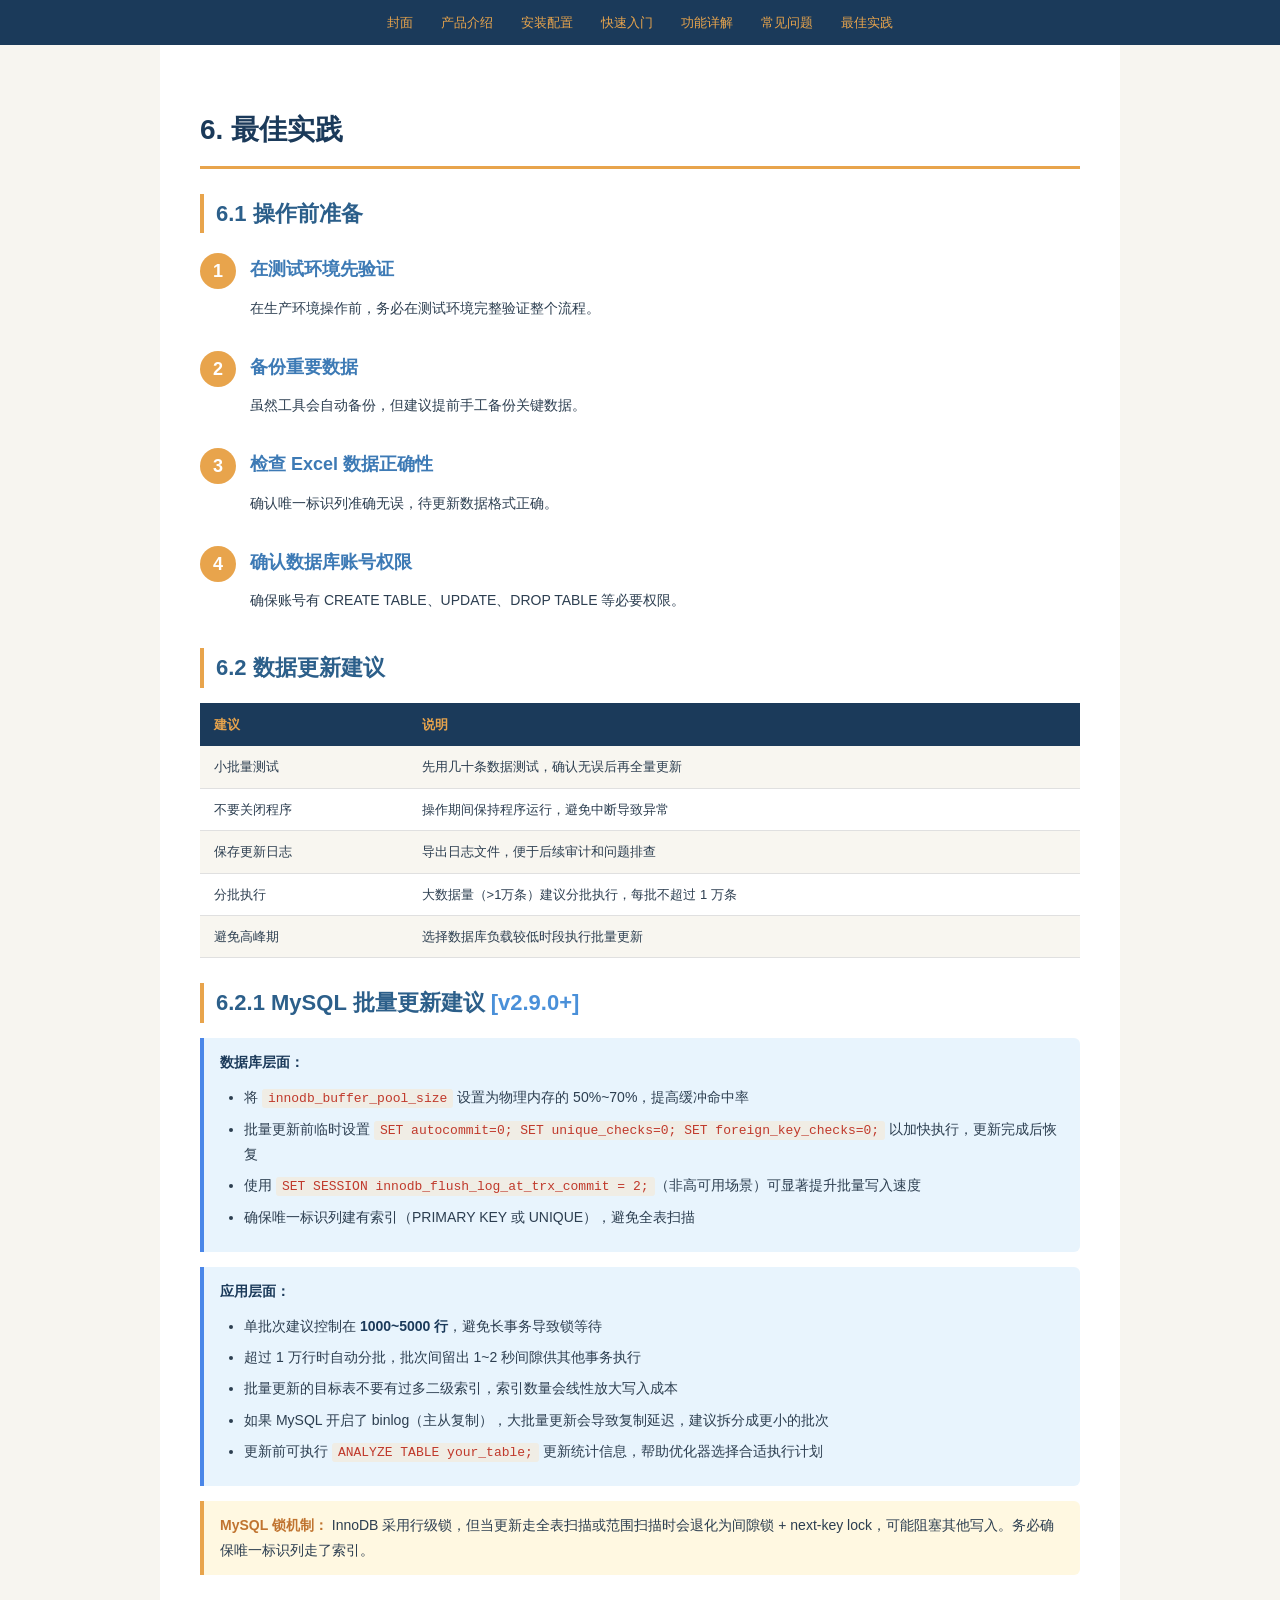
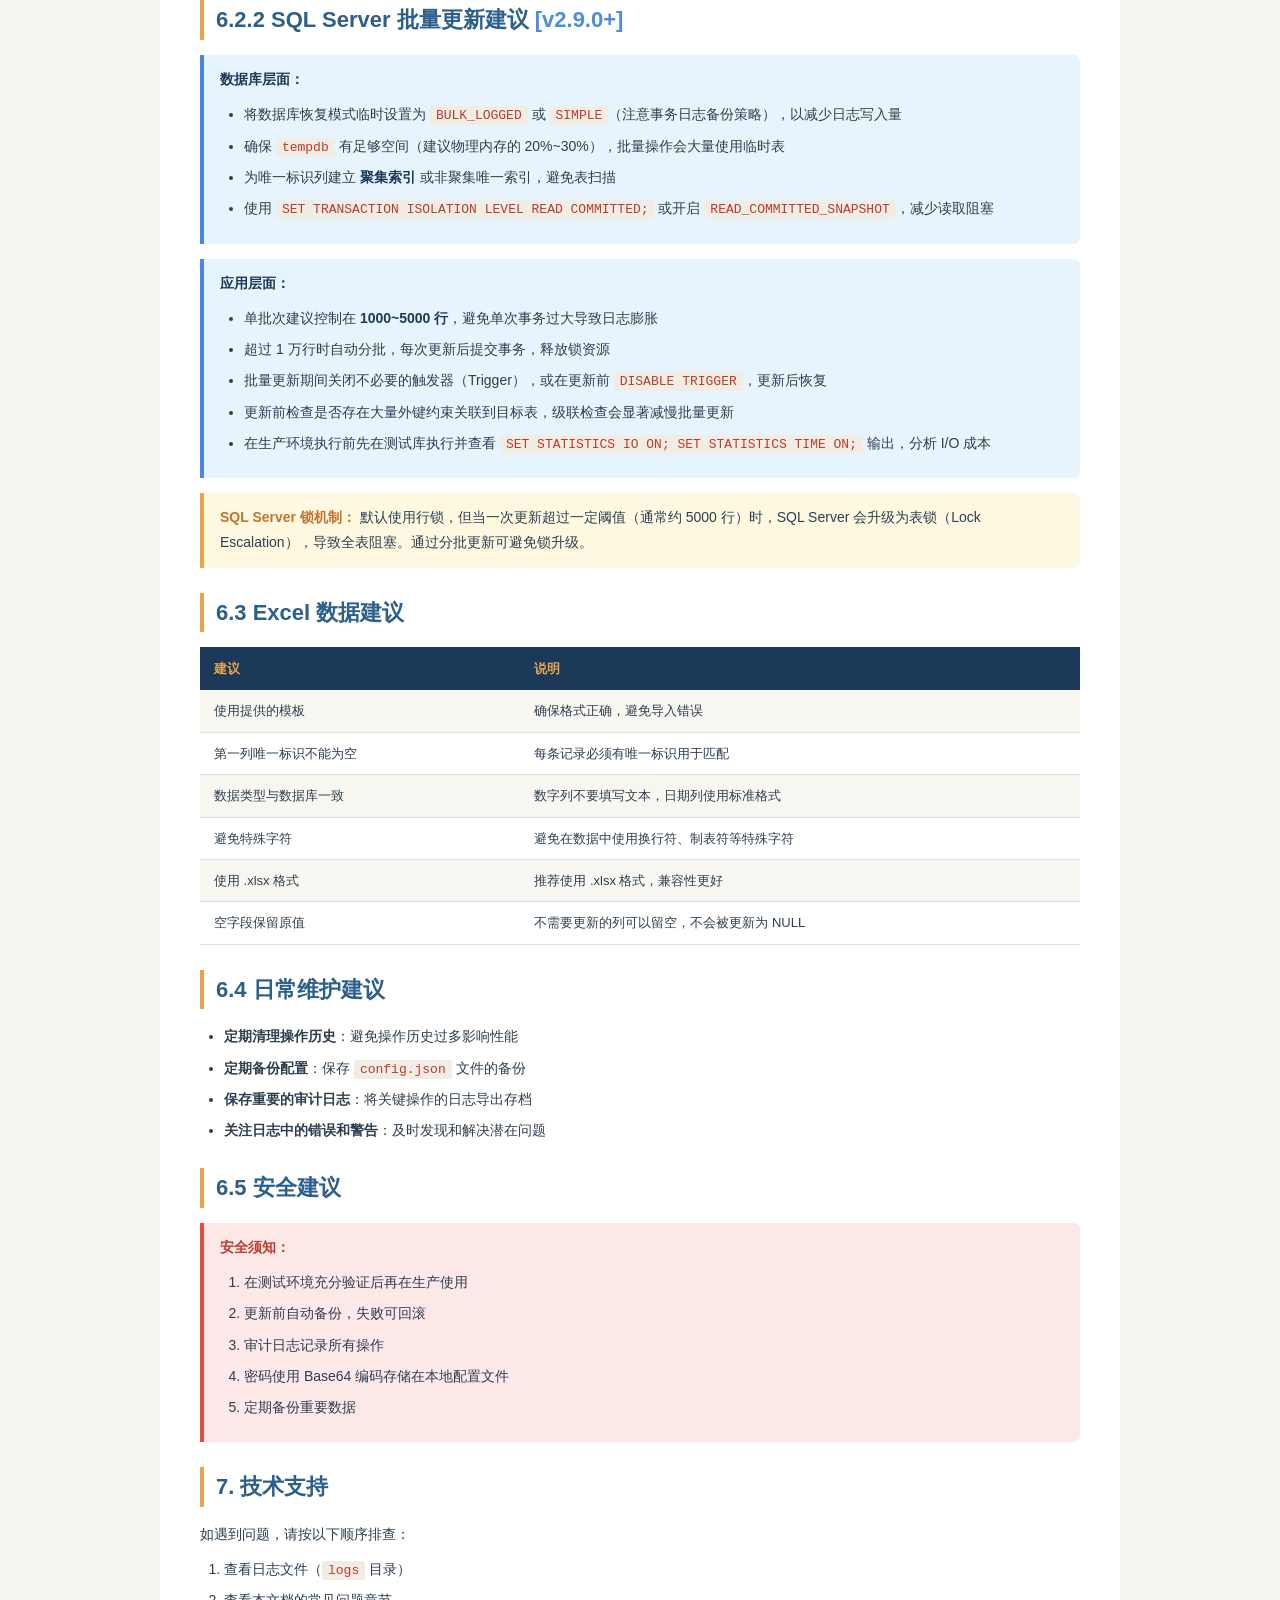
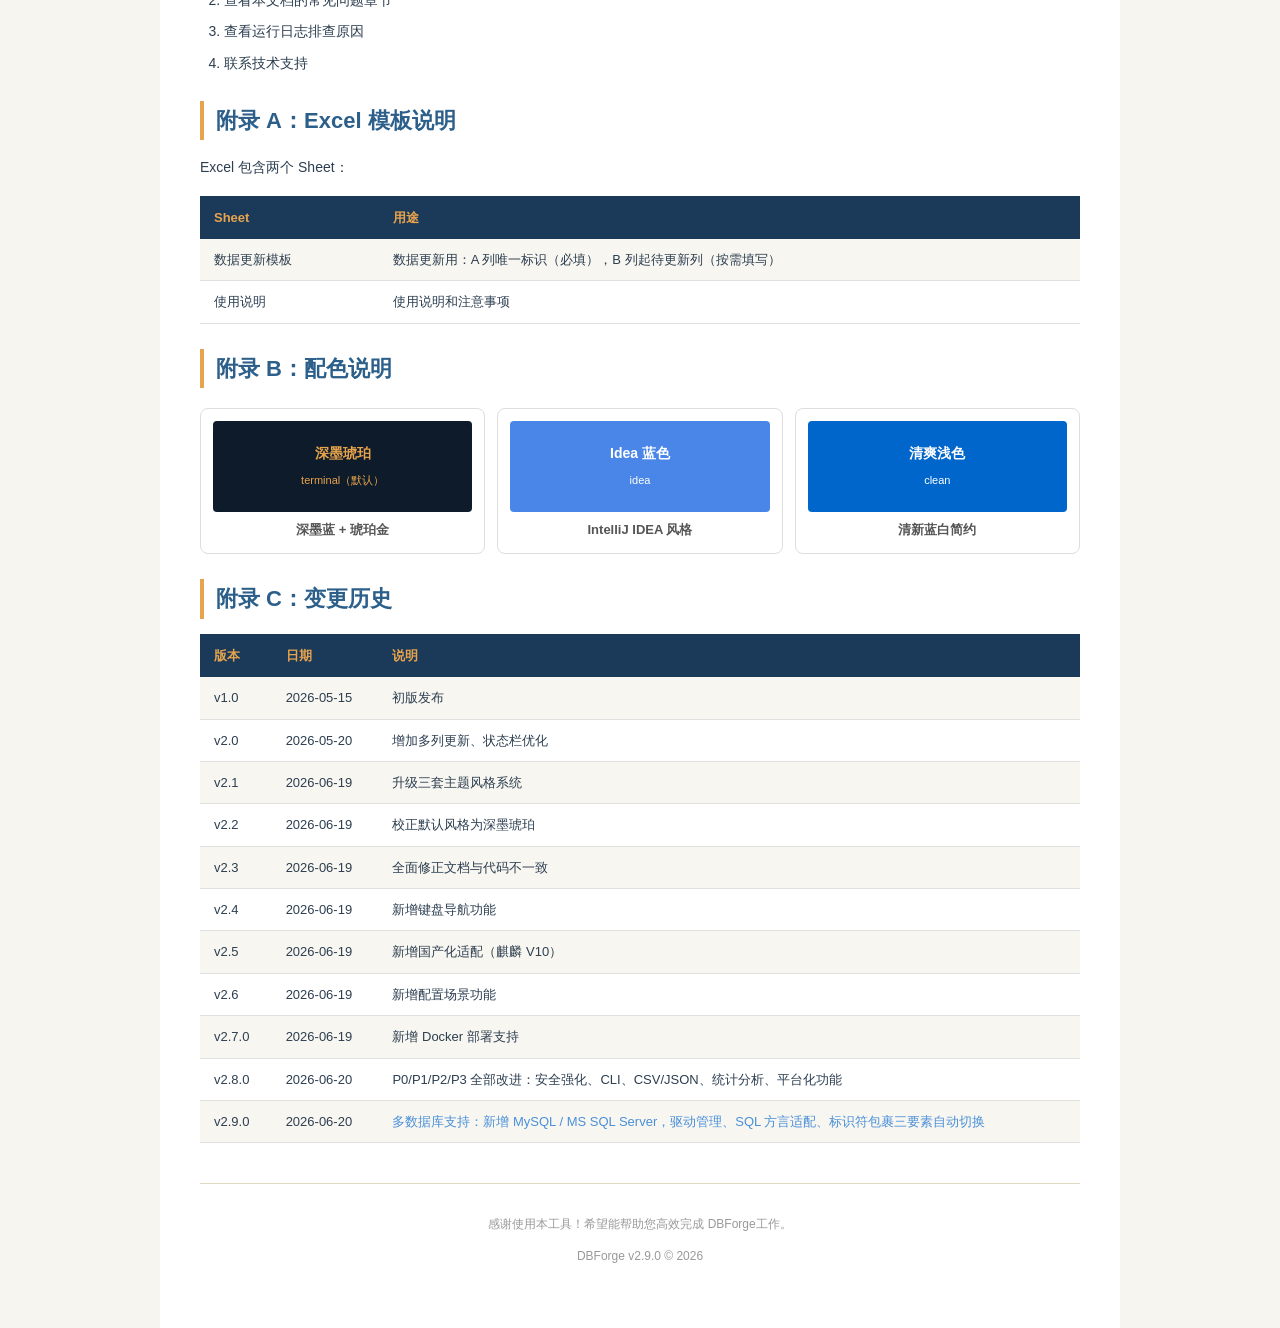
<file: docs/chm_src/best_practices.html>
<!DOCTYPE html>
<html lang="zh-CN">
<head>
<meta charset="UTF-8">
<meta http-equiv="X-UA-Compatible" content="IE=edge">
<title>最佳实践 - DBForge</title>
<link rel="stylesheet" href="styles.css">
</head>
<body>
<div class="nav-top">
    <a href="index.html">封面</a>
    <a href="product_intro.html">产品介绍</a>
    <a href="installation.html">安装配置</a>
    <a href="quick_start.html">快速入门</a>
    <a href="features.html">功能详解</a>
    <a href="faq.html">常见问题</a>
    <a href="best_practices.html">最佳实践</a>
</div>
<div class="page-container">

<h1>6. 最佳实践</h1>

<h2>6.1 操作前准备</h2>
<div class="step">
    <div class="step-num">1</div>
    <div class="step-content">
        <h3>在测试环境先验证</h3>
        <p>在生产环境操作前，务必在测试环境完整验证整个流程。</p>
    </div>
</div>
<div class="step">
    <div class="step-num">2</div>
    <div class="step-content">
        <h3>备份重要数据</h3>
        <p>虽然工具会自动备份，但建议提前手工备份关键数据。</p>
    </div>
</div>
<div class="step">
    <div class="step-num">3</div>
    <div class="step-content">
        <h3>检查 Excel 数据正确性</h3>
        <p>确认唯一标识列准确无误，待更新数据格式正确。</p>
    </div>
</div>
<div class="step">
    <div class="step-num">4</div>
    <div class="step-content">
        <h3>确认数据库账号权限</h3>
        <p>确保账号有 CREATE TABLE、UPDATE、DROP TABLE 等必要权限。</p>
    </div>
</div>

<h2>6.2 数据更新建议</h2>
<table>
    <tr><th>建议</th><th>说明</th></tr>
    <tr><td>小批量测试</td><td>先用几十条数据测试，确认无误后再全量更新</td></tr>
    <tr><td>不要关闭程序</td><td>操作期间保持程序运行，避免中断导致异常</td></tr>
    <tr><td>保存更新日志</td><td>导出日志文件，便于后续审计和问题排查</td></tr>
    <tr><td>分批执行</td><td>大数据量（>1万条）建议分批执行，每批不超过 1 万条</td></tr>
    <tr><td>避免高峰期</td><td>选择数据库负载较低时段执行批量更新</td></tr>
</table>

<h2>6.2.1 MySQL 批量更新建议 <span style="color:#4A90D9;">[v2.9.0+]</span></h2>
<div class="tip-box">
    <strong>数据库层面：</strong>
    <ul>
        <li>将 <code>innodb_buffer_pool_size</code> 设置为物理内存的 50%~70%，提高缓冲命中率</li>
        <li>批量更新前临时设置 <code>SET autocommit=0; SET unique_checks=0; SET foreign_key_checks=0;</code> 以加快执行，更新完成后恢复</li>
        <li>使用 <code>SET SESSION innodb_flush_log_at_trx_commit = 2;</code>（非高可用场景）可显著提升批量写入速度</li>
        <li>确保唯一标识列建有索引（PRIMARY KEY 或 UNIQUE），避免全表扫描</li>
    </ul>
</div>
<div class="tip-box">
    <strong>应用层面：</strong>
    <ul>
        <li>单批次建议控制在 <strong>1000~5000 行</strong>，避免长事务导致锁等待</li>
        <li>超过 1 万行时自动分批，批次间留出 1~2 秒间隙供其他事务执行</li>
        <li>批量更新的目标表不要有过多二级索引，索引数量会线性放大写入成本</li>
        <li>如果 MySQL 开启了 binlog（主从复制），大批量更新会导致复制延迟，建议拆分成更小的批次</li>
        <li>更新前可执行 <code>ANALYZE TABLE your_table;</code> 更新统计信息，帮助优化器选择合适执行计划</li>
    </ul>
</div>
<div class="warning-box">
    <strong>MySQL 锁机制：</strong> InnoDB 采用行级锁，但当更新走全表扫描或范围扫描时会退化为间隙锁 + next-key lock，可能阻塞其他写入。务必确保唯一标识列走了索引。
</div>

<h2>6.2.2 SQL Server 批量更新建议 <span style="color:#4A90D9;">[v2.9.0+]</span></h2>
<div class="tip-box">
    <strong>数据库层面：</strong>
    <ul>
        <li>将数据库恢复模式临时设置为 <code>BULK_LOGGED</code> 或 <code>SIMPLE</code>（注意事务日志备份策略），以减少日志写入量</li>
        <li>确保 <code>tempdb</code> 有足够空间（建议物理内存的 20%~30%），批量操作会大量使用临时表</li>
        <li>为唯一标识列建立 <strong>聚集索引</strong> 或非聚集唯一索引，避免表扫描</li>
        <li>使用 <code>SET TRANSACTION ISOLATION LEVEL READ COMMITTED;</code> 或开启 <code>READ_COMMITTED_SNAPSHOT</code>，减少读取阻塞</li>
    </ul>
</div>
<div class="tip-box">
    <strong>应用层面：</strong>
    <ul>
        <li>单批次建议控制在 <strong>1000~5000 行</strong>，避免单次事务过大导致日志膨胀</li>
        <li>超过 1 万行时自动分批，每次更新后提交事务，释放锁资源</li>
        <li>批量更新期间关闭不必要的触发器（Trigger），或在更新前 <code>DISABLE TRIGGER</code>，更新后恢复</li>
        <li>更新前检查是否存在大量外键约束关联到目标表，级联检查会显著减慢批量更新</li>
        <li>在生产环境执行前先在测试库执行并查看 <code>SET STATISTICS IO ON; SET STATISTICS TIME ON;</code> 输出，分析 I/O 成本</li>
    </ul>
</div>
<div class="warning-box">
    <strong>SQL Server 锁机制：</strong> 默认使用行锁，但当一次更新超过一定阈值（通常约 5000 行）时，SQL Server 会升级为表锁（Lock Escalation），导致全表阻塞。通过分批更新可避免锁升级。
</div>

<h2>6.3 Excel 数据建议</h2>
<table>
    <tr><th>建议</th><th>说明</th></tr>
    <tr><td>使用提供的模板</td><td>确保格式正确，避免导入错误</td></tr>
    <tr><td>第一列唯一标识不能为空</td><td>每条记录必须有唯一标识用于匹配</td></tr>
    <tr><td>数据类型与数据库一致</td><td>数字列不要填写文本，日期列使用标准格式</td></tr>
    <tr><td>避免特殊字符</td><td>避免在数据中使用换行符、制表符等特殊字符</td></tr>
    <tr><td>使用 .xlsx 格式</td><td>推荐使用 .xlsx 格式，兼容性更好</td></tr>
    <tr><td>空字段保留原值</td><td>不需要更新的列可以留空，不会被更新为 NULL</td></tr>
</table>

<h2>6.4 日常维护建议</h2>
<ul>
    <li><strong>定期清理操作历史</strong>：避免操作历史过多影响性能</li>
    <li><strong>定期备份配置</strong>：保存 <code>config.json</code> 文件的备份</li>
    <li><strong>保存重要的审计日志</strong>：将关键操作的日志导出存档</li>
    <li><strong>关注日志中的错误和警告</strong>：及时发现和解决潜在问题</li>
</ul>

<h2>6.5 安全建议</h2>
<div class="danger-box">
    <strong>安全须知：</strong>
    <ol>
        <li>在测试环境充分验证后再在生产使用</li>
        <li>更新前自动备份，失败可回滚</li>
        <li>审计日志记录所有操作</li>
        <li>密码使用 Base64 编码存储在本地配置文件</li>
        <li>定期备份重要数据</li>
    </ol>
</div>

<h2>7. 技术支持</h2>
<p>如遇到问题，请按以下顺序排查：</p>
<ol>
    <li>查看日志文件（<code>logs</code> 目录）</li>
    <li>查看本文档的常见问题章节</li>
    <li>查看运行日志排查原因</li>
    <li>联系技术支持</li>
</ol>

<h2>附录 A：Excel 模板说明</h2>
<p>Excel 包含两个 Sheet：</p>
<table>
    <tr><th>Sheet</th><th>用途</th></tr>
    <tr><td>数据更新模板</td><td>数据更新用：A 列唯一标识（必填），B 列起待更新列（按需填写）</td></tr>
    <tr><td>使用说明</td><td>使用说明和注意事项</td></tr>
</table>

<h2>附录 B：配色说明</h2>
<div class="theme-demo">
    <div class="theme-demo-item">
        <div style="background:#0D1B2A; color:#E8A44C; padding:20px; border-radius:4px;">
            <strong>深墨琥珀</strong><br>
            <span style="font-size:11px;">terminal（默认）</span>
        </div>
        <div class="label">深墨蓝 + 琥珀金</div>
    </div>
    <div class="theme-demo-item">
        <div style="background:#4A86E8; color:#fff; padding:20px; border-radius:4px;">
            <strong>Idea 蓝色</strong><br>
            <span style="font-size:11px;">idea</span>
        </div>
        <div class="label">IntelliJ IDEA 风格</div>
    </div>
    <div class="theme-demo-item">
        <div style="background:#0066CC; color:#fff; padding:20px; border-radius:4px;">
            <strong>清爽浅色</strong><br>
            <span style="font-size:11px;">clean</span>
        </div>
        <div class="label">清新蓝白简约</div>
    </div>
</div>

<h2>附录 C：变更历史</h2>
<table>
    <tr><th>版本</th><th>日期</th><th>说明</th></tr>
    <tr><td>v1.0</td><td>2026-05-15</td><td>初版发布</td></tr>
    <tr><td>v2.0</td><td>2026-05-20</td><td>增加多列更新、状态栏优化</td></tr>
    <tr><td>v2.1</td><td>2026-06-19</td><td>升级三套主题风格系统</td></tr>
    <tr><td>v2.2</td><td>2026-06-19</td><td>校正默认风格为深墨琥珀</td></tr>
    <tr><td>v2.3</td><td>2026-06-19</td><td>全面修正文档与代码不一致</td></tr>
    <tr><td>v2.4</td><td>2026-06-19</td><td>新增键盘导航功能</td></tr>
    <tr><td>v2.5</td><td>2026-06-19</td><td>新增国产化适配（麒麟 V10）</td></tr>
    <tr><td>v2.6</td><td>2026-06-19</td><td>新增配置场景功能</td></tr>
    <tr><td>v2.7.0</td><td>2026-06-19</td><td>新增 Docker 部署支持</td></tr>
    <tr><td>v2.8.0</td><td>2026-06-20</td><td>P0/P1/P2/P3 全部改进：安全强化、CLI、CSV/JSON、统计分析、平台化功能</td></tr>
    <tr><td>v2.9.0</td><td>2026-06-20</td><td><span style="color:#4A90D9;">多数据库支持：新增 MySQL / MS SQL Server，驱动管理、SQL 方言适配、标识符包裹三要素自动切换</span></td></tr>
</table>

<div class="footer">
    <p>感谢使用本工具！希望能帮助您高效完成 DBForge工作。</p>
    <p>DBForge v2.9.0 &copy; 2026</p>
</div>

</div>
</body>
</html>
</file>
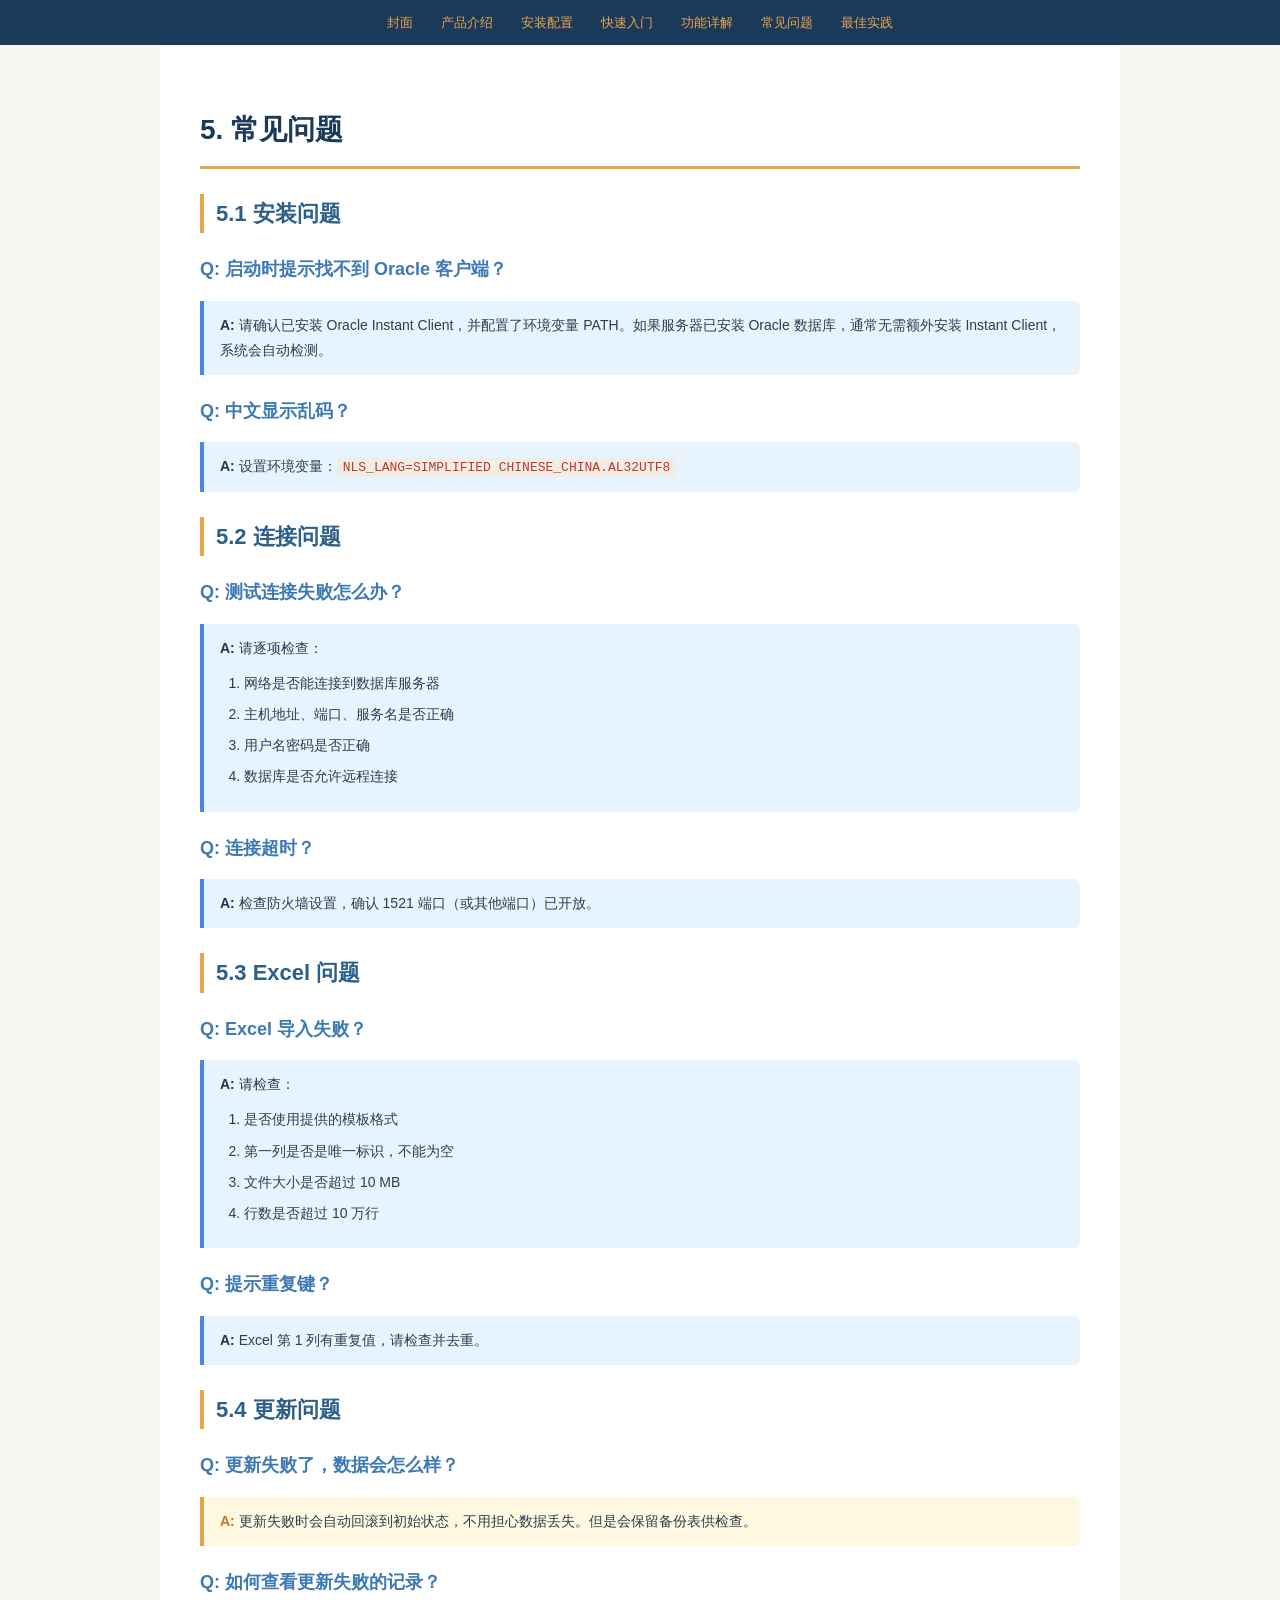
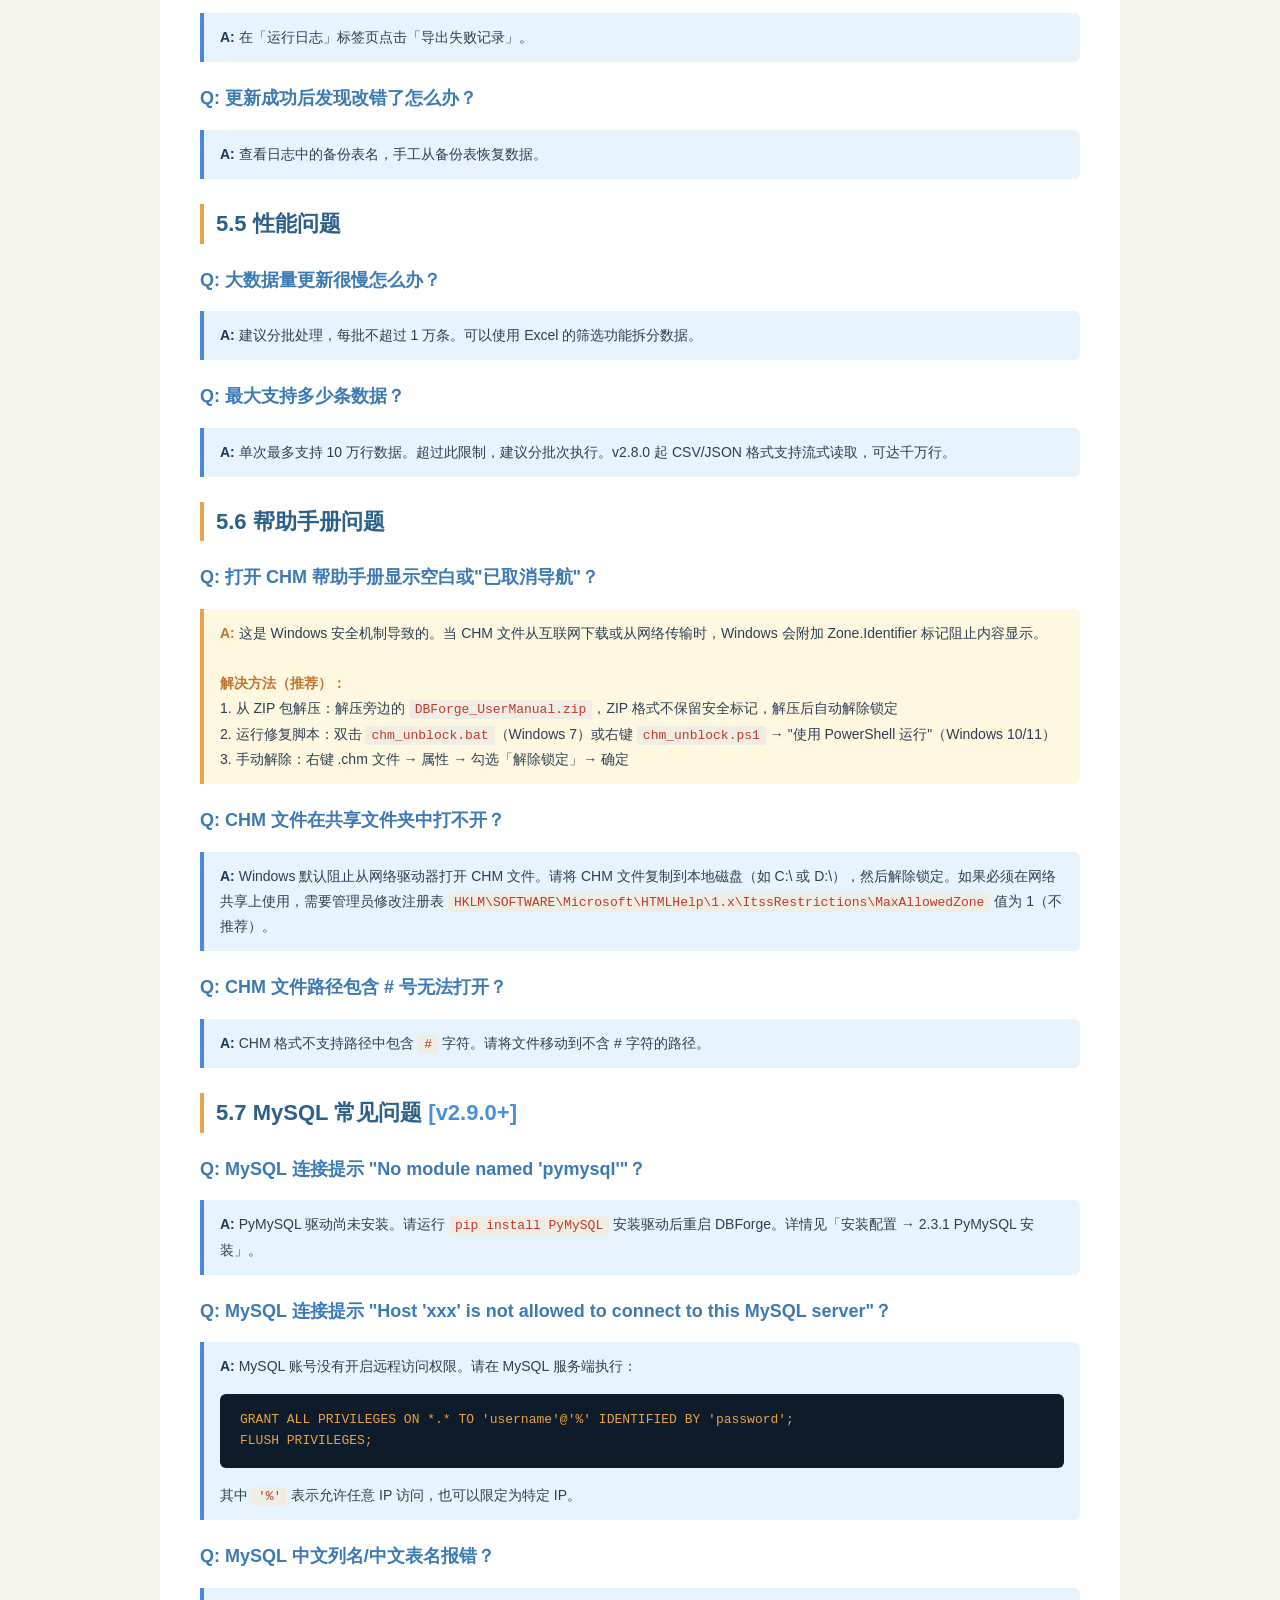
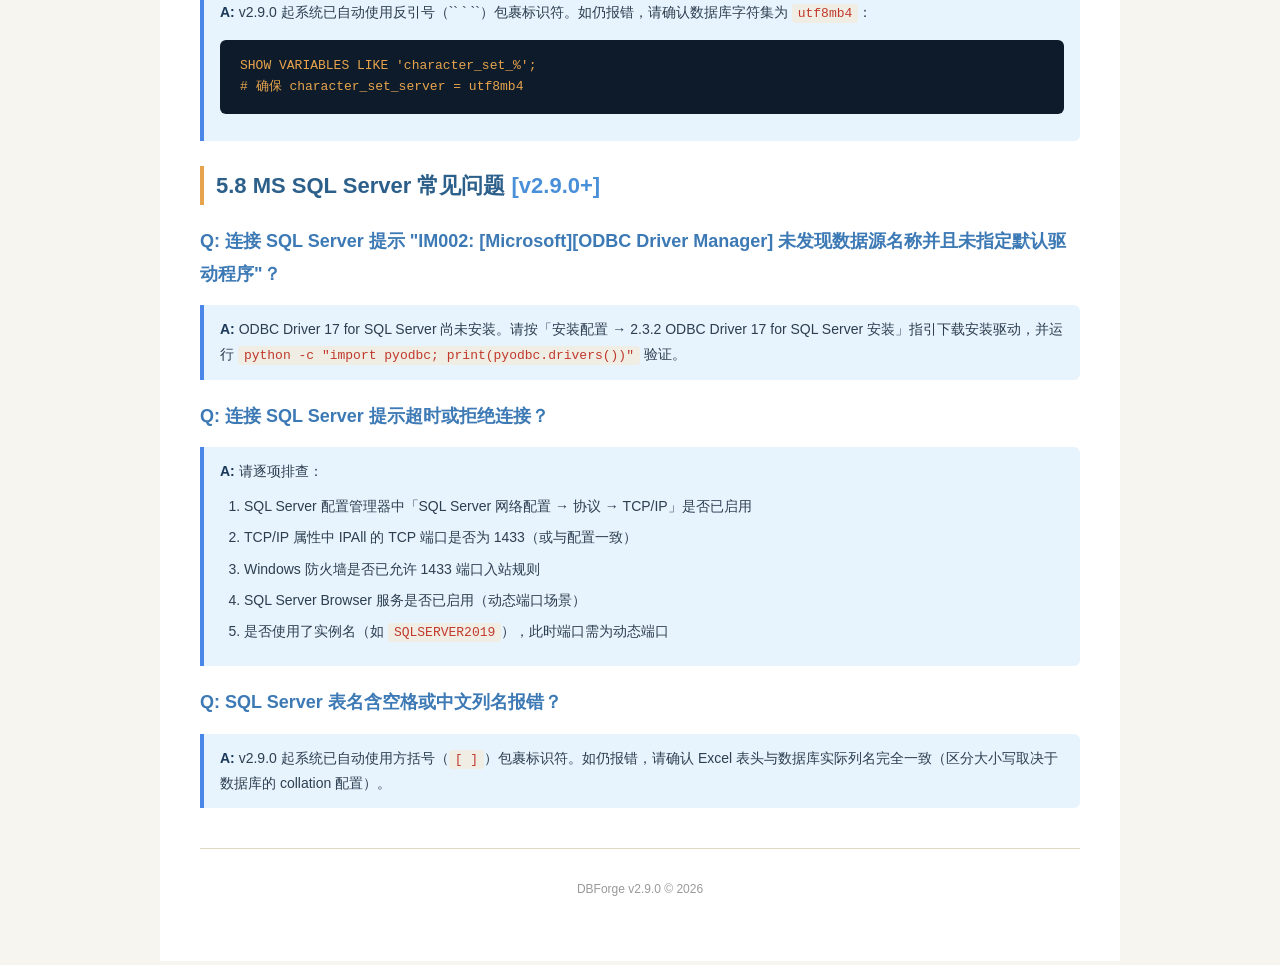
<file: docs/chm_src/faq.html>
<!DOCTYPE html>
<html lang="zh-CN">
<head>
<meta charset="UTF-8">
<meta http-equiv="X-UA-Compatible" content="IE=edge">
<title>常见问题 - DBForge</title>
<link rel="stylesheet" href="styles.css">
</head>
<body>
<div class="nav-top">
    <a href="index.html">封面</a>
    <a href="product_intro.html">产品介绍</a>
    <a href="installation.html">安装配置</a>
    <a href="quick_start.html">快速入门</a>
    <a href="features.html">功能详解</a>
    <a href="faq.html">常见问题</a>
    <a href="best_practices.html">最佳实践</a>
</div>
<div class="page-container">

<h1>5. 常见问题</h1>

<h2>5.1 安装问题</h2>

<h3>Q: 启动时提示找不到 Oracle 客户端？</h3>
<div class="tip-box">
    <strong>A:</strong> 请确认已安装 Oracle Instant Client，并配置了环境变量 PATH。如果服务器已安装 Oracle 数据库，通常无需额外安装 Instant Client，系统会自动检测。
</div>

<h3>Q: 中文显示乱码？</h3>
<div class="tip-box">
    <strong>A:</strong> 设置环境变量：<code>NLS_LANG=SIMPLIFIED CHINESE_CHINA.AL32UTF8</code>
</div>

<h2>5.2 连接问题</h2>

<h3>Q: 测试连接失败怎么办？</h3>
<div class="tip-box">
    <strong>A:</strong> 请逐项检查：
    <ol>
        <li>网络是否能连接到数据库服务器</li>
        <li>主机地址、端口、服务名是否正确</li>
        <li>用户名密码是否正确</li>
        <li>数据库是否允许远程连接</li>
    </ol>
</div>

<h3>Q: 连接超时？</h3>
<div class="tip-box">
    <strong>A:</strong> 检查防火墙设置，确认 1521 端口（或其他端口）已开放。
</div>

<h2>5.3 Excel 问题</h2>

<h3>Q: Excel 导入失败？</h3>
<div class="tip-box">
    <strong>A:</strong> 请检查：
    <ol>
        <li>是否使用提供的模板格式</li>
        <li>第一列是否是唯一标识，不能为空</li>
        <li>文件大小是否超过 10 MB</li>
        <li>行数是否超过 10 万行</li>
    </ol>
</div>

<h3>Q: 提示重复键？</h3>
<div class="tip-box">
    <strong>A:</strong> Excel 第 1 列有重复值，请检查并去重。
</div>

<h2>5.4 更新问题</h2>

<h3>Q: 更新失败了，数据会怎么样？</h3>
<div class="warning-box">
    <strong>A:</strong> 更新失败时会自动回滚到初始状态，不用担心数据丢失。但是会保留备份表供检查。
</div>

<h3>Q: 如何查看更新失败的记录？</h3>
<div class="tip-box">
    <strong>A:</strong> 在「运行日志」标签页点击「导出失败记录」。
</div>

<h3>Q: 更新成功后发现改错了怎么办？</h3>
<div class="tip-box">
    <strong>A:</strong> 查看日志中的备份表名，手工从备份表恢复数据。
</div>

<h2>5.5 性能问题</h2>

<h3>Q: 大数据量更新很慢怎么办？</h3>
<div class="tip-box">
    <strong>A:</strong> 建议分批处理，每批不超过 1 万条。可以使用 Excel 的筛选功能拆分数据。
</div>

<h3>Q: 最大支持多少条数据？</h3>
<div class="tip-box">
    <strong>A:</strong> 单次最多支持 10 万行数据。超过此限制，建议分批次执行。v2.8.0 起 CSV/JSON 格式支持流式读取，可达千万行。
</div>

<h2>5.6 帮助手册问题</h2>

<h3>Q: 打开 CHM 帮助手册显示空白或"已取消导航"？</h3>
<div class="warning-box">
    <strong>A:</strong> 这是 Windows 安全机制导致的。当 CHM 文件从互联网下载或从网络传输时，Windows 会附加 Zone.Identifier 标记阻止内容显示。<br><br>
    <strong>解决方法（推荐）：</strong><br>
    1. 从 ZIP 包解压：解压旁边的 <code>DBForge_UserManual.zip</code>，ZIP 格式不保留安全标记，解压后自动解除锁定<br>
    2. 运行修复脚本：双击 <code>chm_unblock.bat</code>（Windows 7）或右键 <code>chm_unblock.ps1</code> → "使用 PowerShell 运行"（Windows 10/11）<br>
    3. 手动解除：右键 .chm 文件 → 属性 → 勾选「解除锁定」→ 确定
</div>

<h3>Q: CHM 文件在共享文件夹中打不开？</h3>
<div class="tip-box">
    <strong>A:</strong> Windows 默认阻止从网络驱动器打开 CHM 文件。请将 CHM 文件复制到本地磁盘（如 C:\ 或 D:\），然后解除锁定。如果必须在网络共享上使用，需要管理员修改注册表 <code>HKLM\SOFTWARE\Microsoft\HTMLHelp\1.x\ItssRestrictions\MaxAllowedZone</code> 值为 1（不推荐）。
</div>

<h3>Q: CHM 文件路径包含 # 号无法打开？</h3>
<div class="tip-box">
    <strong>A:</strong> CHM 格式不支持路径中包含 <code>#</code> 字符。请将文件移动到不含 # 字符的路径。
</div>

<h2>5.7 MySQL 常见问题 <span style="color:#4A90D9;">[v2.9.0+]</span></h2>

<h3>Q: MySQL 连接提示 "No module named 'pymysql'"？</h3>
<div class="tip-box">
    <strong>A:</strong> PyMySQL 驱动尚未安装。请运行 <code>pip install PyMySQL</code> 安装驱动后重启 DBForge。详情见「安装配置 → 2.3.1 PyMySQL 安装」。
</div>

<h3>Q: MySQL 连接提示 "Host 'xxx' is not allowed to connect to this MySQL server"？</h3>
<div class="tip-box">
    <strong>A:</strong> MySQL 账号没有开启远程访问权限。请在 MySQL 服务端执行：
    <pre><code>GRANT ALL PRIVILEGES ON *.* TO 'username'@'%' IDENTIFIED BY 'password';
FLUSH PRIVILEGES;</code></pre>
    其中 <code>'%'</code> 表示允许任意 IP 访问，也可以限定为特定 IP。
</div>

<h3>Q: MySQL 中文列名/中文表名报错？</h3>
<div class="tip-box">
    <strong>A:</strong> v2.9.0 起系统已自动使用反引号（`` ` ``）包裹标识符。如仍报错，请确认数据库字符集为 <code>utf8mb4</code>：
    <pre><code>SHOW VARIABLES LIKE 'character_set_%';
# 确保 character_set_server = utf8mb4</code></pre>
</div>

<h2>5.8 MS SQL Server 常见问题 <span style="color:#4A90D9;">[v2.9.0+]</span></h2>

<h3>Q: 连接 SQL Server 提示 "IM002: [Microsoft][ODBC Driver Manager] 未发现数据源名称并且未指定默认驱动程序"？</h3>
<div class="tip-box">
    <strong>A:</strong> ODBC Driver 17 for SQL Server 尚未安装。请按「安装配置 → 2.3.2 ODBC Driver 17 for SQL Server 安装」指引下载安装驱动，并运行 <code>python -c "import pyodbc; print(pyodbc.drivers())"</code> 验证。
</div>

<h3>Q: 连接 SQL Server 提示超时或拒绝连接？</h3>
<div class="tip-box">
    <strong>A:</strong> 请逐项排查：
    <ol>
        <li>SQL Server 配置管理器中「SQL Server 网络配置 → 协议 → TCP/IP」是否已启用</li>
        <li>TCP/IP 属性中 IPAll 的 TCP 端口是否为 1433（或与配置一致）</li>
        <li>Windows 防火墙是否已允许 1433 端口入站规则</li>
        <li>SQL Server Browser 服务是否已启用（动态端口场景）</li>
        <li>是否使用了实例名（如 <code>SQLSERVER2019</code>），此时端口需为动态端口</li>
    </ol>
</div>

<h3>Q: SQL Server 表名含空格或中文列名报错？</h3>
<div class="tip-box">
    <strong>A:</strong> v2.9.0 起系统已自动使用方括号（<code>[ ]</code>）包裹标识符。如仍报错，请确认 Excel 表头与数据库实际列名完全一致（区分大小写取决于数据库的 collation 配置）。
</div>

<div class="footer">
    <p>DBForge v2.9.0 &copy; 2026</p>
</div>

</div>
</body>
</html>
</file>
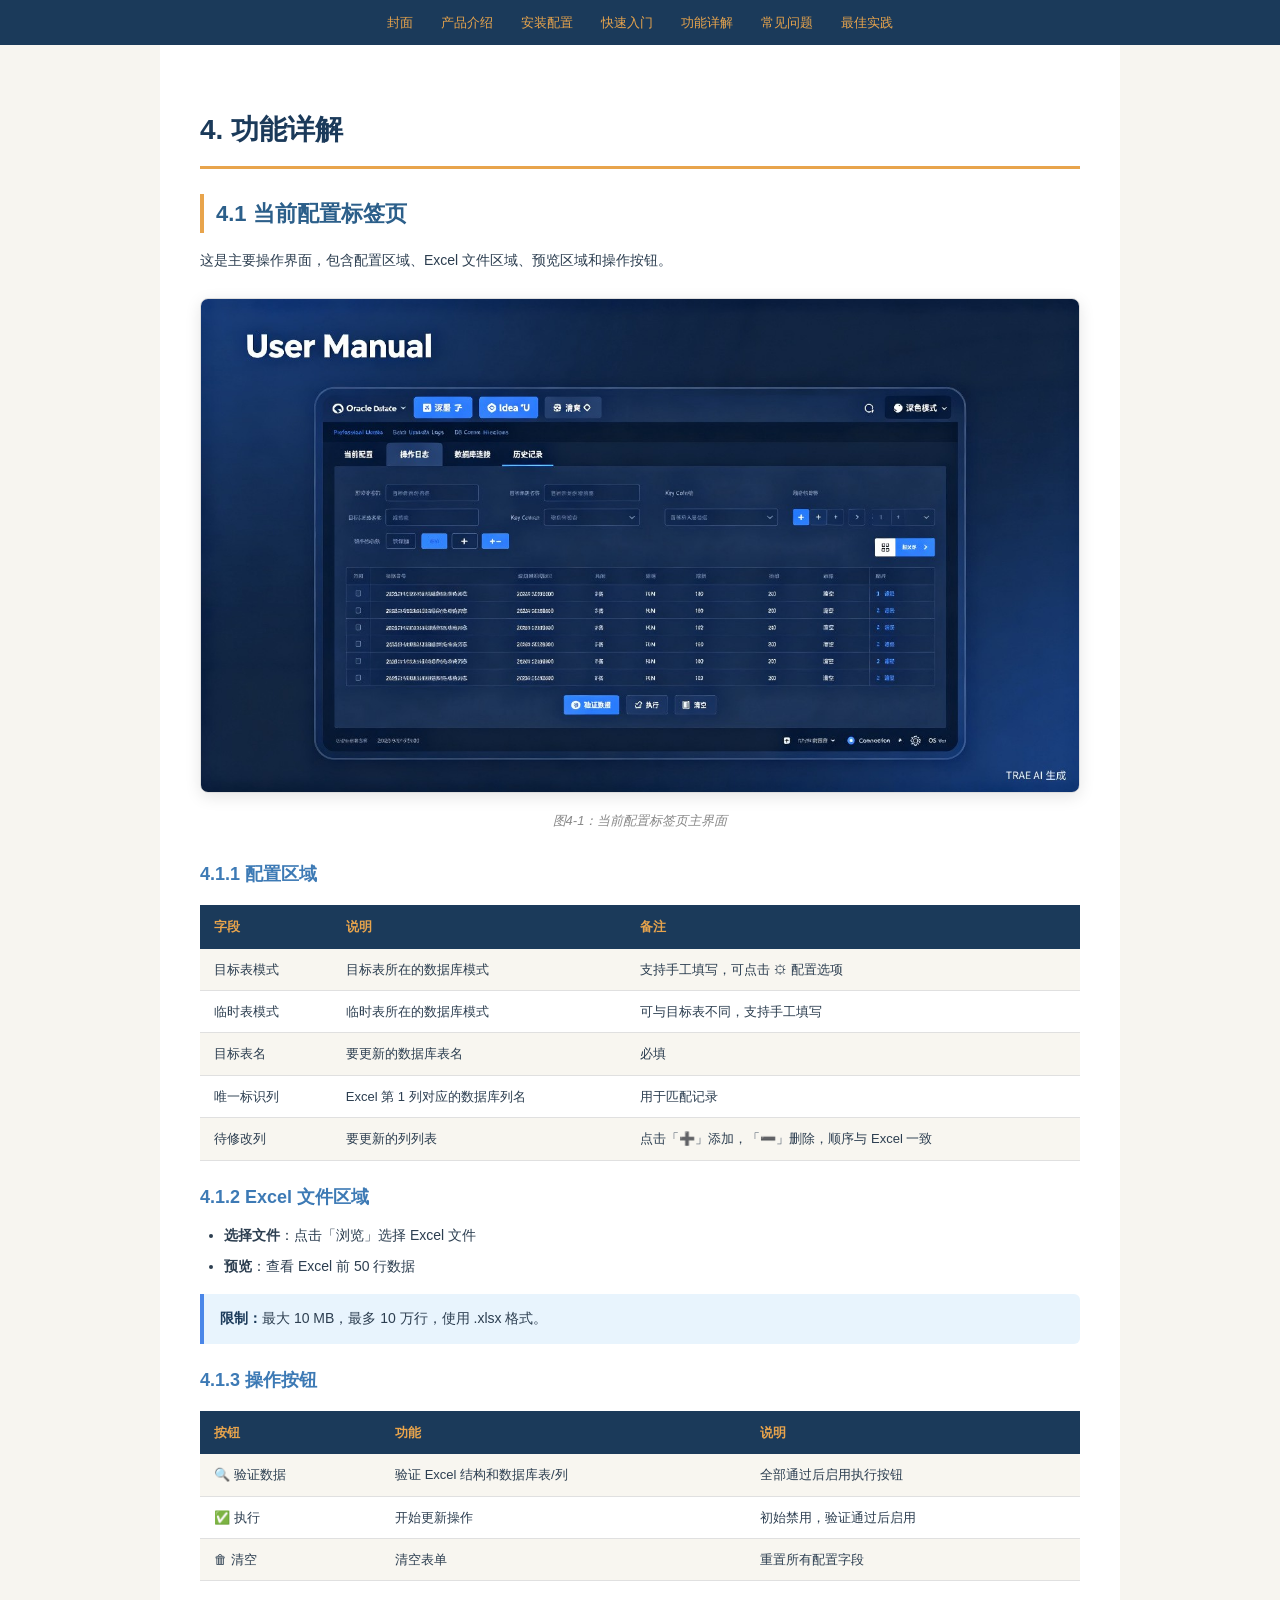
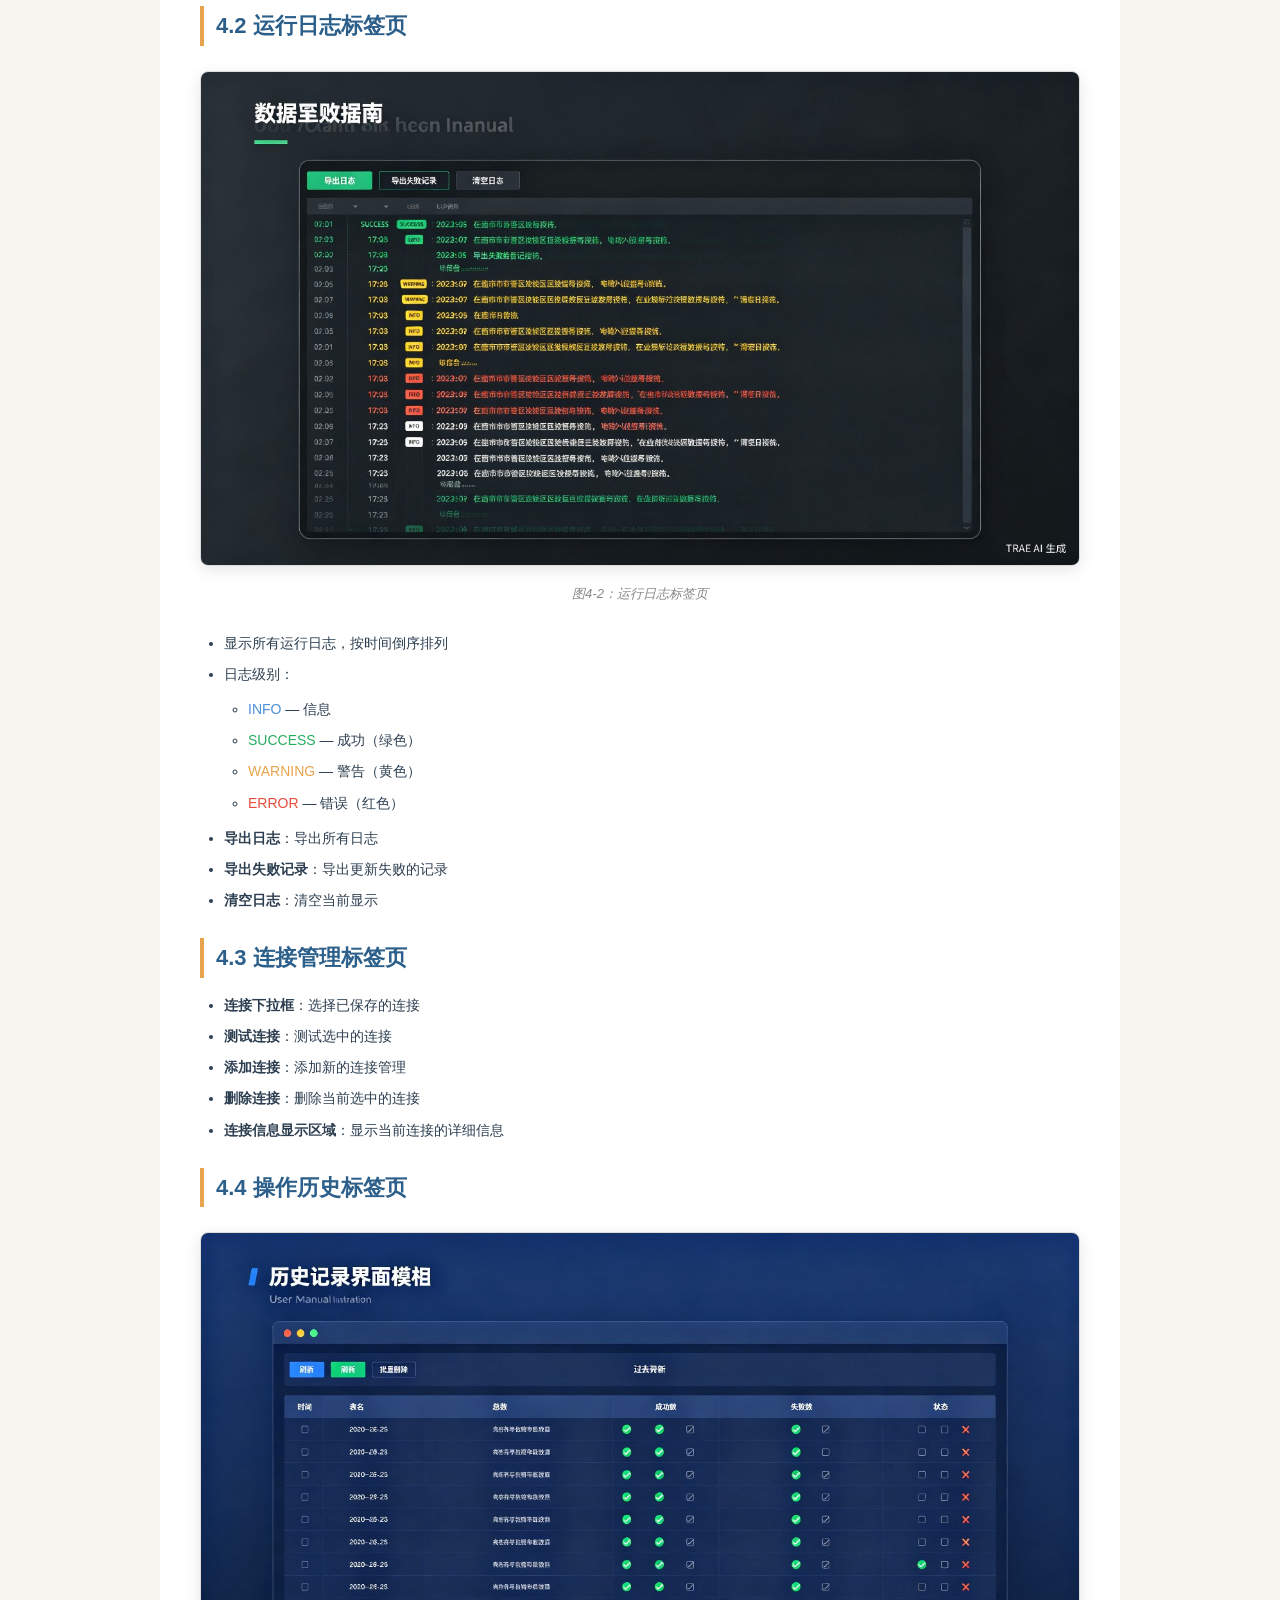
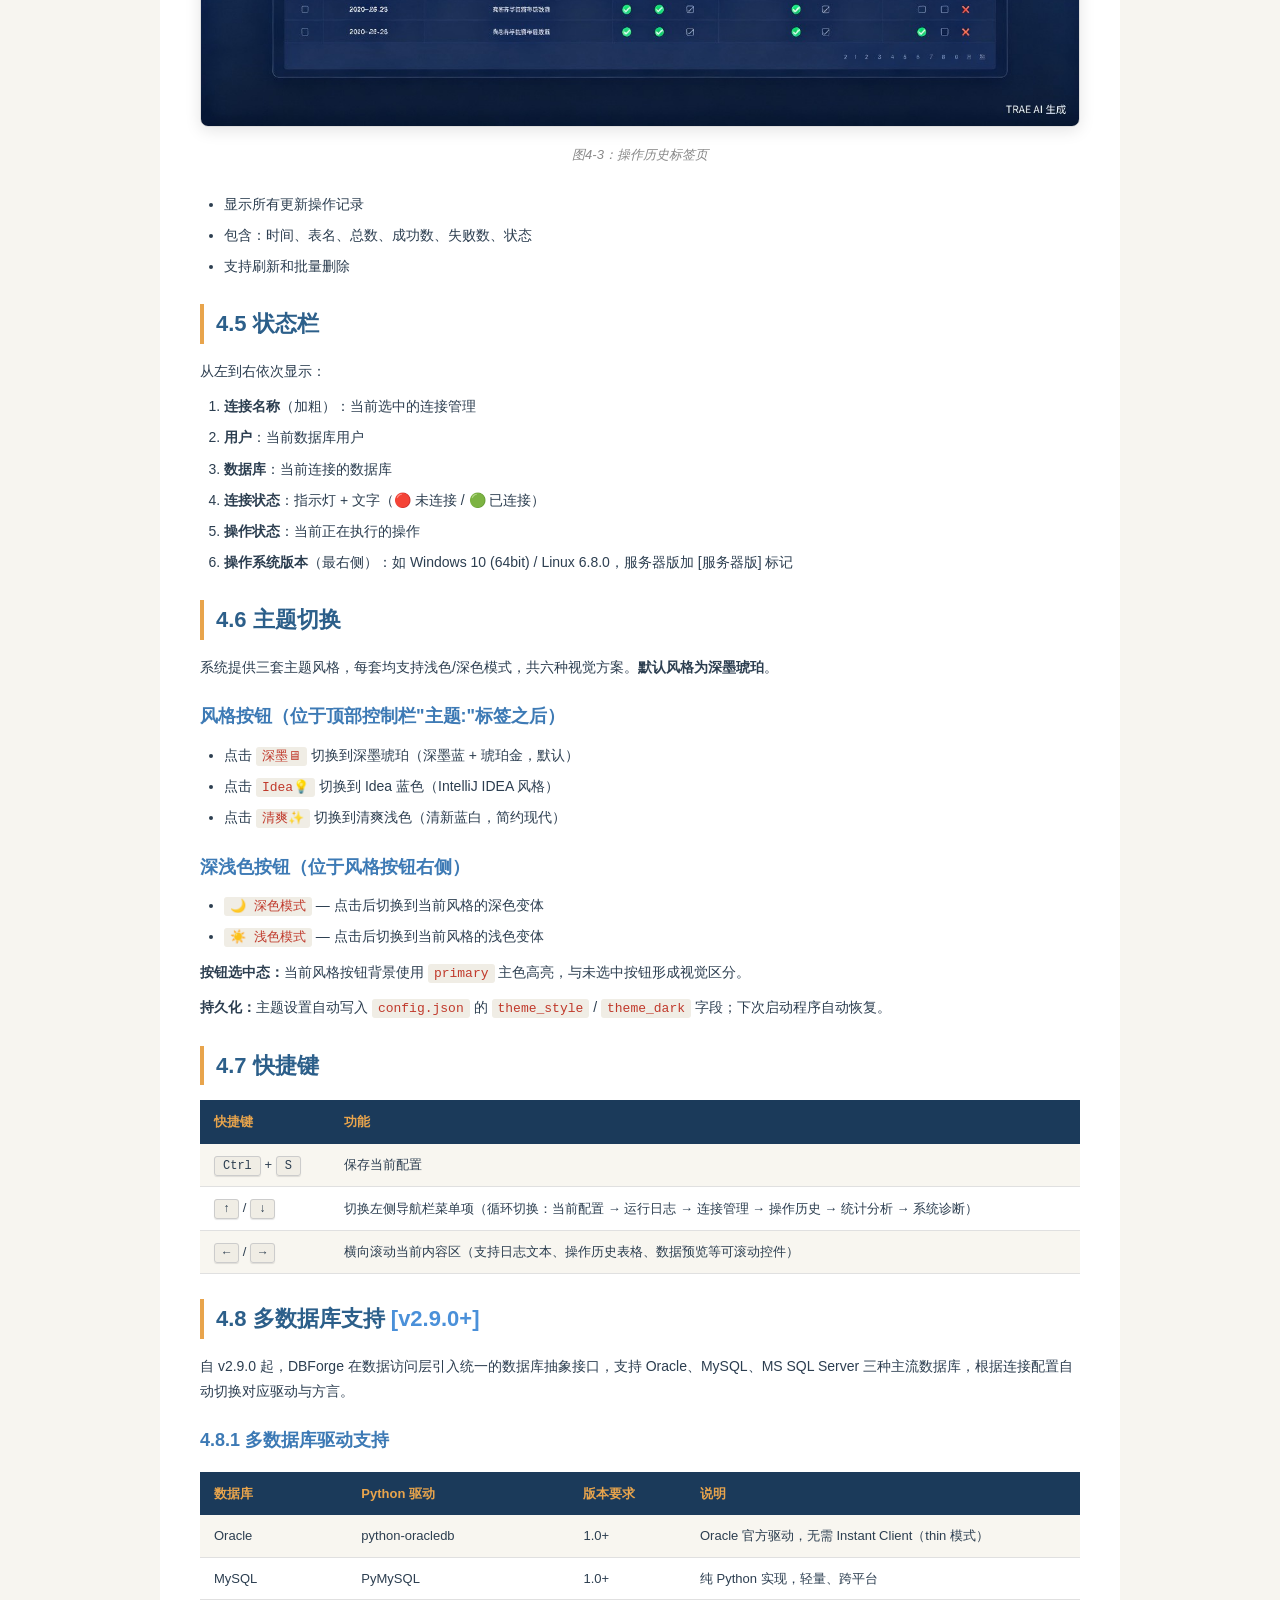
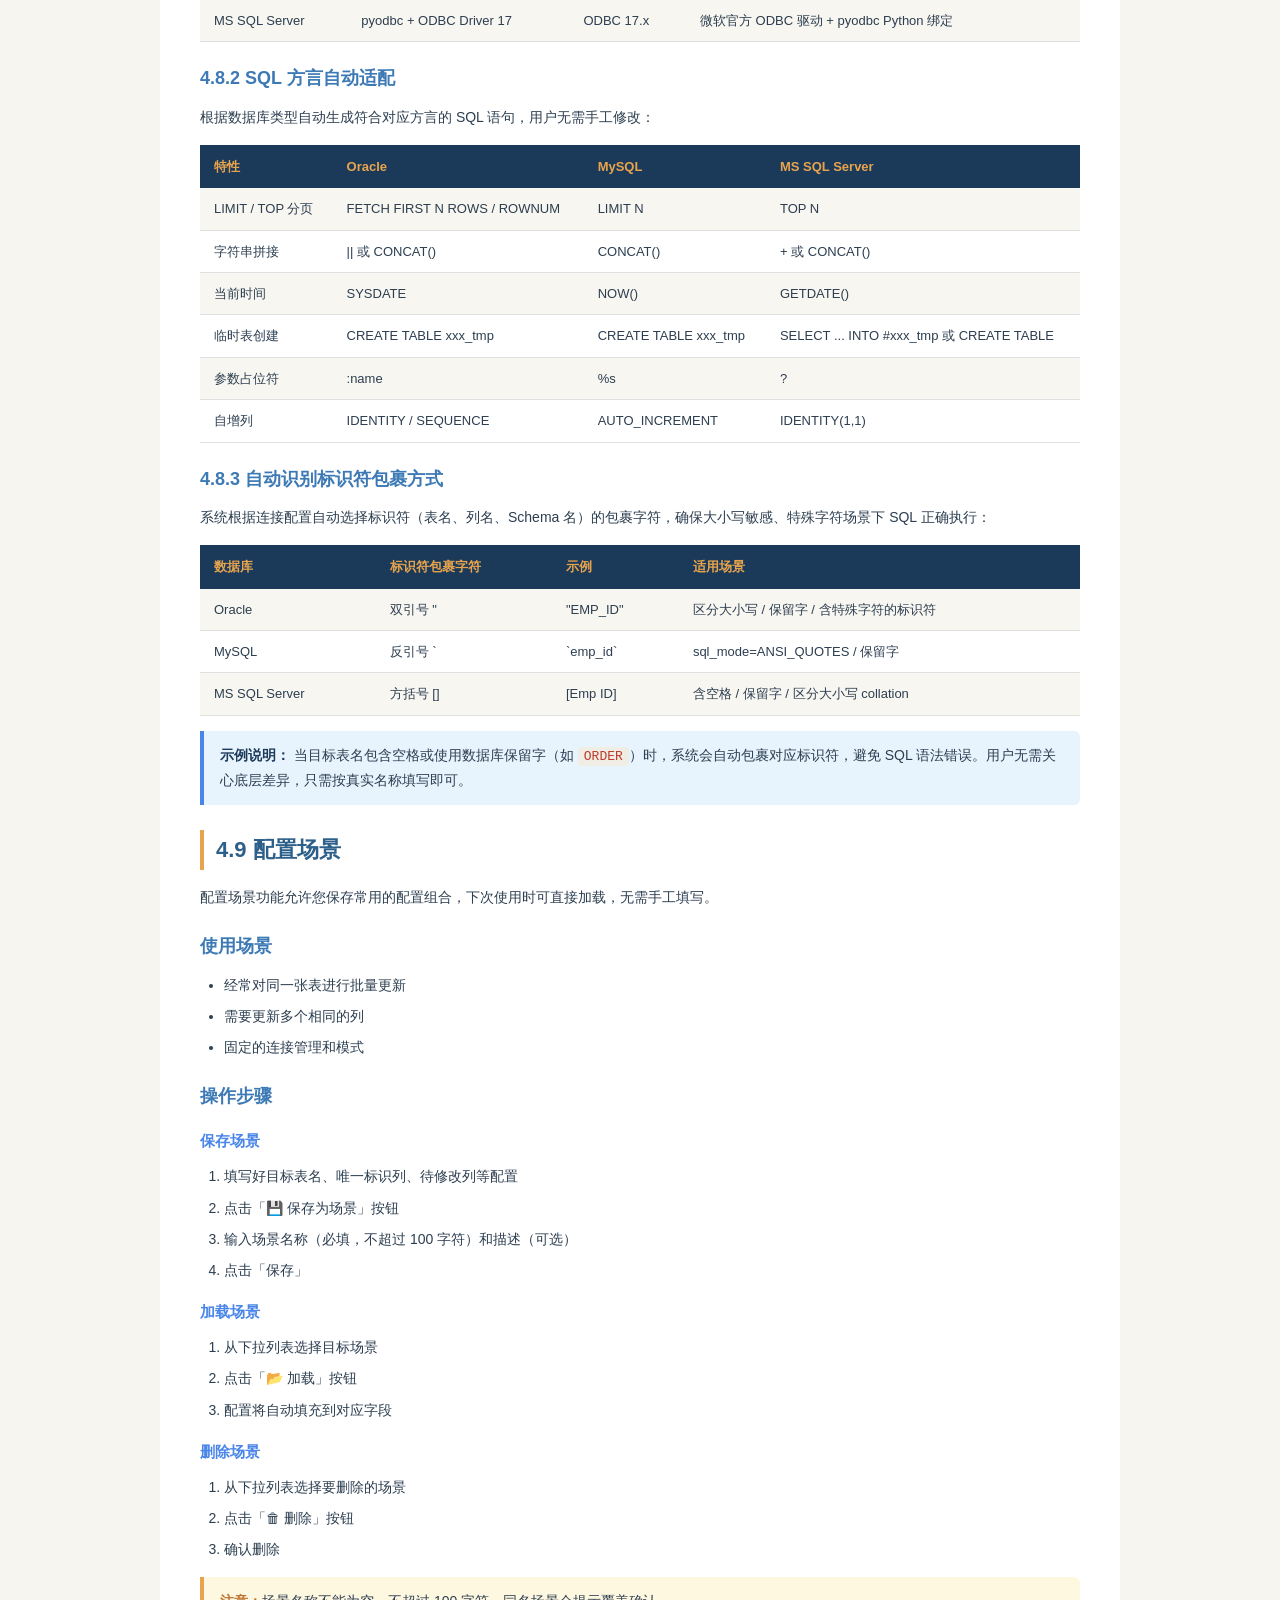
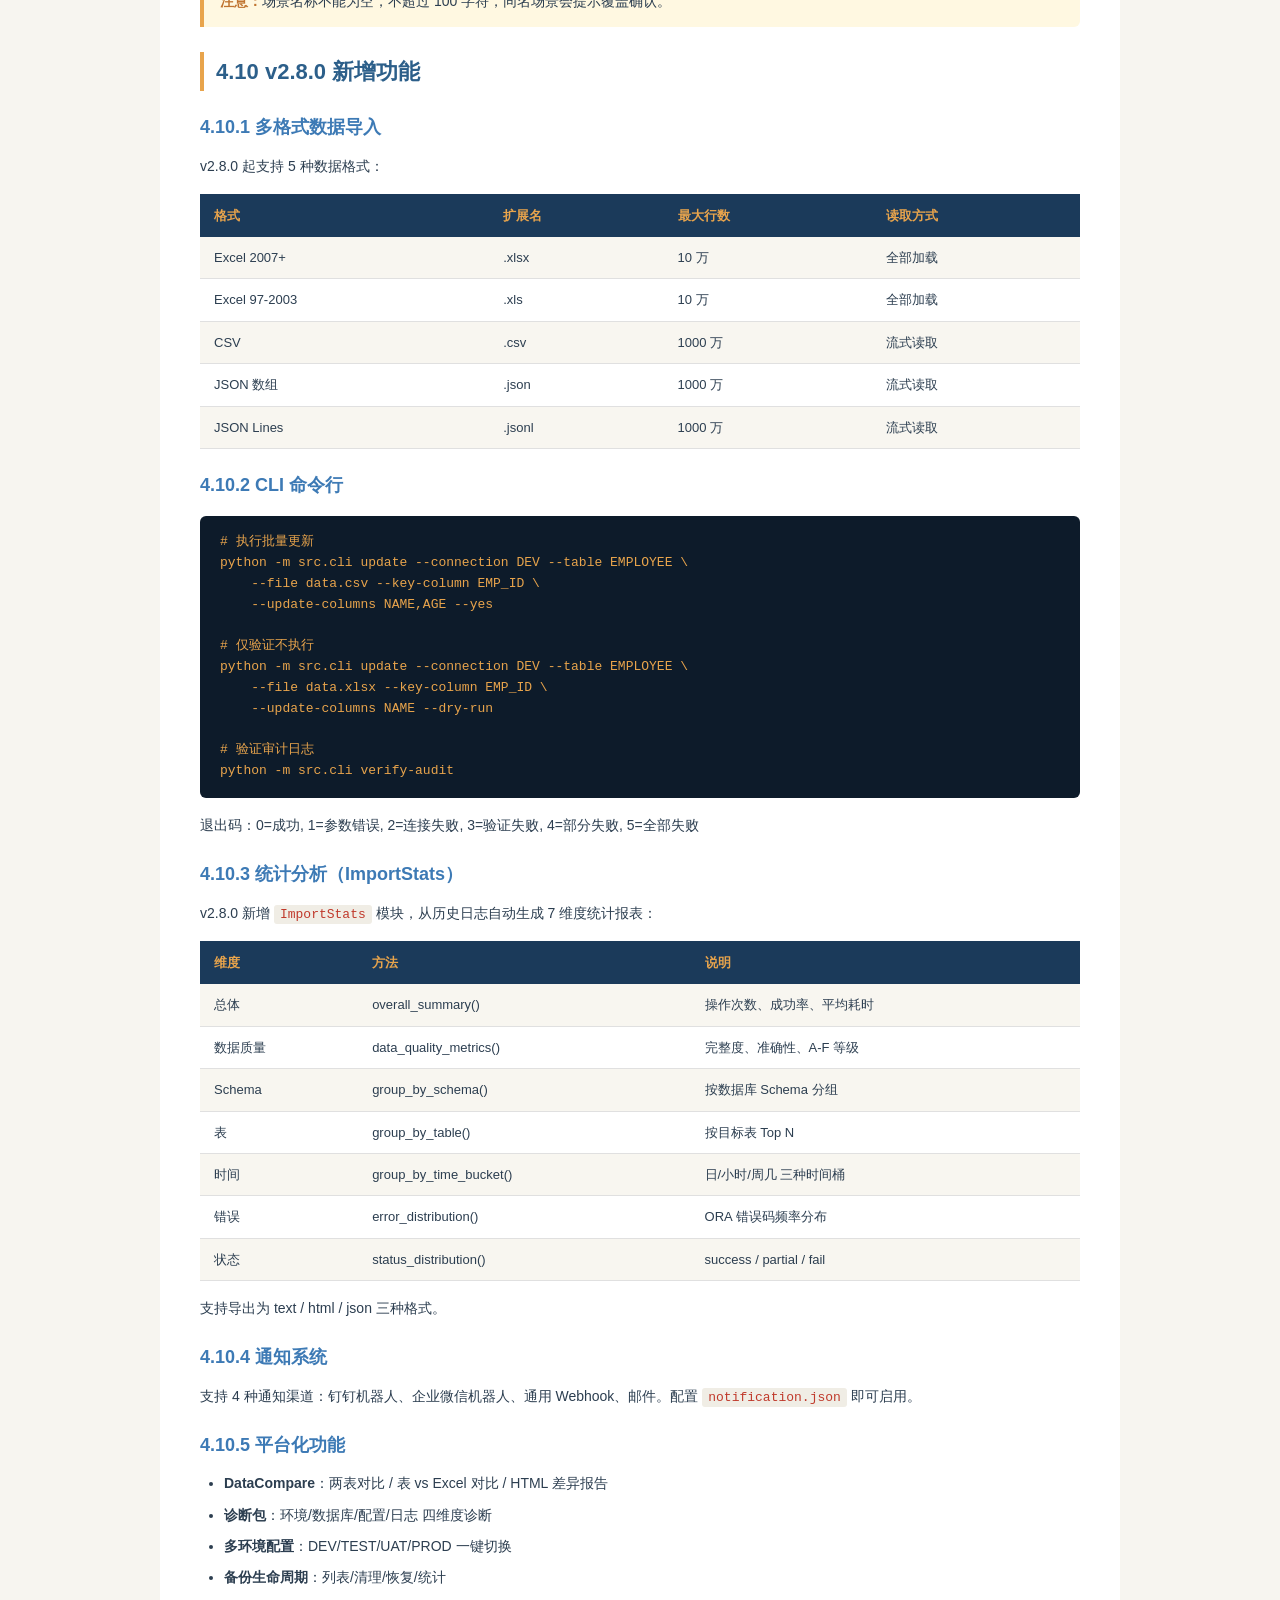
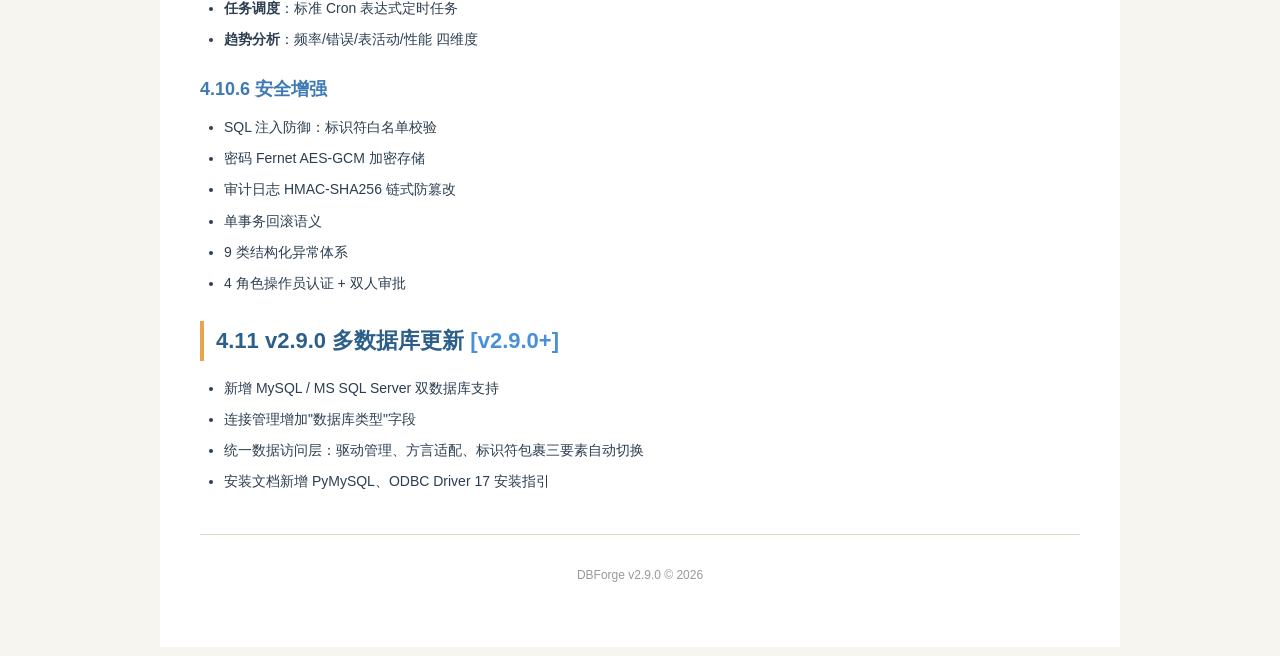
<file: docs/chm_src/features.html>
<!DOCTYPE html>
<html lang="zh-CN">
<head>
<meta charset="UTF-8">
<meta http-equiv="X-UA-Compatible" content="IE=edge">
<title>功能详解 - DBForge</title>
<link rel="stylesheet" href="styles.css">
</head>
<body>
<div class="nav-top">
    <a href="index.html">封面</a>
    <a href="product_intro.html">产品介绍</a>
    <a href="installation.html">安装配置</a>
    <a href="quick_start.html">快速入门</a>
    <a href="features.html">功能详解</a>
    <a href="faq.html">常见问题</a>
    <a href="best_practices.html">最佳实践</a>
</div>
<div class="page-container">

<h1>4. 功能详解</h1>

<h2>4.1 当前配置标签页</h2>
<p>这是主要操作界面，包含配置区域、Excel 文件区域、预览区域和操作按钮。</p>

<div class="image-container">
    <img src="images/user_manual_main_interface.jpg" alt="主界面">
    <div class="image-caption">图4-1：当前配置标签页主界面</div>
</div>

<h3>4.1.1 配置区域</h3>
<table>
    <tr><th>字段</th><th>说明</th><th>备注</th></tr>
    <tr><td>目标表模式</td><td>目标表所在的数据库模式</td><td>支持手工填写，可点击 ⚙ 配置选项</td></tr>
    <tr><td>临时表模式</td><td>临时表所在的数据库模式</td><td>可与目标表不同，支持手工填写</td></tr>
    <tr><td>目标表名</td><td>要更新的数据库表名</td><td>必填</td></tr>
    <tr><td>唯一标识列</td><td>Excel 第 1 列对应的数据库列名</td><td>用于匹配记录</td></tr>
    <tr><td>待修改列</td><td>要更新的列列表</td><td>点击「➕」添加，「➖」删除，顺序与 Excel 一致</td></tr>
</table>

<h3>4.1.2 Excel 文件区域</h3>
<ul>
    <li><strong>选择文件</strong>：点击「浏览」选择 Excel 文件</li>
    <li><strong>预览</strong>：查看 Excel 前 50 行数据</li>
</ul>
<div class="tip-box">
    <strong>限制：</strong>最大 10 MB，最多 10 万行，使用 .xlsx 格式。
</div>

<h3>4.1.3 操作按钮</h3>
<table>
    <tr><th>按钮</th><th>功能</th><th>说明</th></tr>
    <tr><td>🔍 验证数据</td><td>验证 Excel 结构和数据库表/列</td><td>全部通过后启用执行按钮</td></tr>
    <tr><td>✅ 执行</td><td>开始更新操作</td><td>初始禁用，验证通过后启用</td></tr>
    <tr><td>🗑 清空</td><td>清空表单</td><td>重置所有配置字段</td></tr>
</table>

<h2>4.2 运行日志标签页</h2>
<div class="image-container">
    <img src="images/user_manual_logs.jpg" alt="运行日志界面">
    <div class="image-caption">图4-2：运行日志标签页</div>
</div>
<ul>
    <li>显示所有运行日志，按时间倒序排列</li>
    <li>日志级别：
        <ul>
            <li><span style="color:#4A90D9;">INFO</span> — 信息</li>
            <li><span style="color:#27AE60;">SUCCESS</span> — 成功（绿色）</li>
            <li><span style="color:#E8A44C;">WARNING</span> — 警告（黄色）</li>
            <li><span style="color:#E74C3C;">ERROR</span> — 错误（红色）</li>
        </ul>
    </li>
    <li><strong>导出日志</strong>：导出所有日志</li>
    <li><strong>导出失败记录</strong>：导出更新失败的记录</li>
    <li><strong>清空日志</strong>：清空当前显示</li>
</ul>

<h2>4.3 连接管理标签页</h2>
<ul>
    <li><strong>连接下拉框</strong>：选择已保存的连接</li>
    <li><strong>测试连接</strong>：测试选中的连接</li>
    <li><strong>添加连接</strong>：添加新的连接管理</li>
    <li><strong>删除连接</strong>：删除当前选中的连接</li>
    <li><strong>连接信息显示区域</strong>：显示当前连接的详细信息</li>
</ul>

<h2>4.4 操作历史标签页</h2>
<div class="image-container">
    <img src="images/user_manual_history.jpg" alt="操作历史界面">
    <div class="image-caption">图4-3：操作历史标签页</div>
</div>
<ul>
    <li>显示所有更新操作记录</li>
    <li>包含：时间、表名、总数、成功数、失败数、状态</li>
    <li>支持刷新和批量删除</li>
</ul>

<h2>4.5 状态栏</h2>
<p>从左到右依次显示：</p>
<ol>
    <li><strong>连接名称</strong>（加粗）：当前选中的连接管理</li>
    <li><strong>用户</strong>：当前数据库用户</li>
    <li><strong>数据库</strong>：当前连接的数据库</li>
    <li><strong>连接状态</strong>：指示灯 + 文字（🔴 未连接 / 🟢 已连接）</li>
    <li><strong>操作状态</strong>：当前正在执行的操作</li>
    <li><strong>操作系统版本</strong>（最右侧）：如 Windows 10 (64bit) / Linux 6.8.0，服务器版加 [服务器版] 标记</li>
</ol>

<h2>4.6 主题切换</h2>
<p>系统提供三套主题风格，每套均支持浅色/深色模式，共六种视觉方案。<strong>默认风格为深墨琥珀</strong>。</p>

<h3>风格按钮（位于顶部控制栏"主题:"标签之后）</h3>
<ul>
    <li>点击 <code>深墨🖥</code> 切换到深墨琥珀（深墨蓝 + 琥珀金，默认）</li>
    <li>点击 <code>Idea💡</code> 切换到 Idea 蓝色（IntelliJ IDEA 风格）</li>
    <li>点击 <code>清爽✨</code> 切换到清爽浅色（清新蓝白，简约现代）</li>
</ul>

<h3>深浅色按钮（位于风格按钮右侧）</h3>
<ul>
    <li><code>🌙 深色模式</code> — 点击后切换到当前风格的深色变体</li>
    <li><code>☀️ 浅色模式</code> — 点击后切换到当前风格的浅色变体</li>
</ul>

<p><strong>按钮选中态：</strong>当前风格按钮背景使用 <code>primary</code> 主色高亮，与未选中按钮形成视觉区分。</p>
<p><strong>持久化：</strong>主题设置自动写入 <code>config.json</code> 的 <code>theme_style</code> / <code>theme_dark</code> 字段；下次启动程序自动恢复。</p>

<h2>4.7 快捷键</h2>
<table>
    <tr><th>快捷键</th><th>功能</th></tr>
    <tr><td><span class="kbd">Ctrl</span> + <span class="kbd">S</span></td><td>保存当前配置</td></tr>
    <tr><td><span class="kbd">↑</span> / <span class="kbd">↓</span></td><td>切换左侧导航栏菜单项（循环切换：当前配置 → 运行日志 → 连接管理 → 操作历史 → 统计分析 → 系统诊断）</td></tr>
    <tr><td><span class="kbd">←</span> / <span class="kbd">→</span></td><td>横向滚动当前内容区（支持日志文本、操作历史表格、数据预览等可滚动控件）</td></tr>
</table>

<h2>4.8 多数据库支持 <span style="color:#4A90D9;">[v2.9.0+]</span></h2>
<p>自 v2.9.0 起，DBForge 在数据访问层引入统一的数据库抽象接口，支持 Oracle、MySQL、MS SQL Server 三种主流数据库，根据连接配置自动切换对应驱动与方言。</p>

<h3>4.8.1 多数据库驱动支持</h3>
<table>
    <tr><th>数据库</th><th>Python 驱动</th><th>版本要求</th><th>说明</th></tr>
    <tr><td>Oracle</td><td>python-oracledb</td><td>1.0+</td><td>Oracle 官方驱动，无需 Instant Client（thin 模式）</td></tr>
    <tr><td>MySQL</td><td>PyMySQL</td><td>1.0+</td><td>纯 Python 实现，轻量、跨平台</td></tr>
    <tr><td>MS SQL Server</td><td>pyodbc + ODBC Driver 17</td><td>ODBC 17.x</td><td>微软官方 ODBC 驱动 + pyodbc Python 绑定</td></tr>
</table>

<h3>4.8.2 SQL 方言自动适配</h3>
<p>根据数据库类型自动生成符合对应方言的 SQL 语句，用户无需手工修改：</p>
<table>
    <tr><th>特性</th><th>Oracle</th><th>MySQL</th><th>MS SQL Server</th></tr>
    <tr><td>LIMIT / TOP 分页</td><td>FETCH FIRST N ROWS / ROWNUM</td><td>LIMIT N</td><td>TOP N</td></tr>
    <tr><td>字符串拼接</td><td>|| 或 CONCAT()</td><td>CONCAT()</td><td>+ 或 CONCAT()</td></tr>
    <tr><td>当前时间</td><td>SYSDATE</td><td>NOW()</td><td>GETDATE()</td></tr>
    <tr><td>临时表创建</td><td>CREATE TABLE xxx_tmp</td><td>CREATE TABLE xxx_tmp</td><td>SELECT ... INTO #xxx_tmp 或 CREATE TABLE</td></tr>
    <tr><td>参数占位符</td><td>:name</td><td>%s</td><td>?</td></tr>
    <tr><td>自增列</td><td>IDENTITY / SEQUENCE</td><td>AUTO_INCREMENT</td><td>IDENTITY(1,1)</td></tr>
</table>

<h3>4.8.3 自动识别标识符包裹方式</h3>
<p>系统根据连接配置自动选择标识符（表名、列名、Schema 名）的包裹字符，确保大小写敏感、特殊字符场景下 SQL 正确执行：</p>
<table>
    <tr><th>数据库</th><th>标识符包裹字符</th><th>示例</th><th>适用场景</th></tr>
    <tr><td>Oracle</td><td>双引号 "</td><td>"EMP_ID"</td><td>区分大小写 / 保留字 / 含特殊字符的标识符</td></tr>
    <tr><td>MySQL</td><td>反引号 `</td><td>`emp_id`</td><td>sql_mode=ANSI_QUOTES / 保留字</td></tr>
    <tr><td>MS SQL Server</td><td>方括号 []</td><td>[Emp ID]</td><td>含空格 / 保留字 / 区分大小写 collation</td></tr>
</table>
<div class="tip-box">
    <strong>示例说明：</strong> 当目标表名包含空格或使用数据库保留字（如 <code>ORDER</code>）时，系统会自动包裹对应标识符，避免 SQL 语法错误。用户无需关心底层差异，只需按真实名称填写即可。
</div>

<h2>4.9 配置场景</h2>
<p>配置场景功能允许您保存常用的配置组合，下次使用时可直接加载，无需手工填写。</p>

<h3>使用场景</h3>
<ul>
    <li>经常对同一张表进行批量更新</li>
    <li>需要更新多个相同的列</li>
    <li>固定的连接管理和模式</li>
</ul>

<h3>操作步骤</h3>
<h4>保存场景</h4>
<ol>
    <li>填写好目标表名、唯一标识列、待修改列等配置</li>
    <li>点击「💾 保存为场景」按钮</li>
    <li>输入场景名称（必填，不超过 100 字符）和描述（可选）</li>
    <li>点击「保存」</li>
</ol>

<h4>加载场景</h4>
<ol>
    <li>从下拉列表选择目标场景</li>
    <li>点击「📂 加载」按钮</li>
    <li>配置将自动填充到对应字段</li>
</ol>

<h4>删除场景</h4>
<ol>
    <li>从下拉列表选择要删除的场景</li>
    <li>点击「🗑 删除」按钮</li>
    <li>确认删除</li>
</ol>

<div class="warning-box">
    <strong>注意：</strong>场景名称不能为空，不超过 100 字符，同名场景会提示覆盖确认。
</div>

<h2>4.10 v2.8.0 新增功能</h2>

<h3>4.10.1 多格式数据导入</h3>
<p>v2.8.0 起支持 5 种数据格式：</p>
<table>
    <tr><th>格式</th><th>扩展名</th><th>最大行数</th><th>读取方式</th></tr>
    <tr><td>Excel 2007+</td><td>.xlsx</td><td>10 万</td><td>全部加载</td></tr>
    <tr><td>Excel 97-2003</td><td>.xls</td><td>10 万</td><td>全部加载</td></tr>
    <tr><td>CSV</td><td>.csv</td><td>1000 万</td><td>流式读取</td></tr>
    <tr><td>JSON 数组</td><td>.json</td><td>1000 万</td><td>流式读取</td></tr>
    <tr><td>JSON Lines</td><td>.jsonl</td><td>1000 万</td><td>流式读取</td></tr>
</table>

<h3>4.10.2 CLI 命令行</h3>
<pre><code># 执行批量更新
python -m src.cli update --connection DEV --table EMPLOYEE \
    --file data.csv --key-column EMP_ID \
    --update-columns NAME,AGE --yes

# 仅验证不执行
python -m src.cli update --connection DEV --table EMPLOYEE \
    --file data.xlsx --key-column EMP_ID \
    --update-columns NAME --dry-run

# 验证审计日志
python -m src.cli verify-audit</code></pre>
<p>退出码：0=成功, 1=参数错误, 2=连接失败, 3=验证失败, 4=部分失败, 5=全部失败</p>

<h3>4.10.3 统计分析（ImportStats）</h3>
<p>v2.8.0 新增 <code>ImportStats</code> 模块，从历史日志自动生成 7 维度统计报表：</p>
<table>
    <tr><th>维度</th><th>方法</th><th>说明</th></tr>
    <tr><td>总体</td><td>overall_summary()</td><td>操作次数、成功率、平均耗时</td></tr>
    <tr><td>数据质量</td><td>data_quality_metrics()</td><td>完整度、准确性、A-F 等级</td></tr>
    <tr><td>Schema</td><td>group_by_schema()</td><td>按数据库 Schema 分组</td></tr>
    <tr><td>表</td><td>group_by_table()</td><td>按目标表 Top N</td></tr>
    <tr><td>时间</td><td>group_by_time_bucket()</td><td>日/小时/周几 三种时间桶</td></tr>
    <tr><td>错误</td><td>error_distribution()</td><td>ORA 错误码频率分布</td></tr>
    <tr><td>状态</td><td>status_distribution()</td><td>success / partial / fail</td></tr>
</table>
<p>支持导出为 text / html / json 三种格式。</p>

<h3>4.10.4 通知系统</h3>
<p>支持 4 种通知渠道：钉钉机器人、企业微信机器人、通用 Webhook、邮件。配置 <code>notification.json</code> 即可启用。</p>

<h3>4.10.5 平台化功能</h3>
<ul>
    <li><strong>DataCompare</strong>：两表对比 / 表 vs Excel 对比 / HTML 差异报告</li>
    <li><strong>诊断包</strong>：环境/数据库/配置/日志 四维度诊断</li>
    <li><strong>多环境配置</strong>：DEV/TEST/UAT/PROD 一键切换</li>
    <li><strong>备份生命周期</strong>：列表/清理/恢复/统计</li>
    <li><strong>任务调度</strong>：标准 Cron 表达式定时任务</li>
    <li><strong>趋势分析</strong>：频率/错误/表活动/性能 四维度</li>
</ul>

<h3>4.10.6 安全增强</h3>
<ul>
    <li>SQL 注入防御：标识符白名单校验</li>
    <li>密码 Fernet AES-GCM 加密存储</li>
    <li>审计日志 HMAC-SHA256 链式防篡改</li>
    <li>单事务回滚语义</li>
    <li>9 类结构化异常体系</li>
    <li>4 角色操作员认证 + 双人审批</li>
</ul>

<h2>4.11 v2.9.0 多数据库更新 <span style="color:#4A90D9;">[v2.9.0+]</span></h2>
<ul>
    <li>新增 MySQL / MS SQL Server 双数据库支持</li>
    <li>连接管理增加"数据库类型"字段</li>
    <li>统一数据访问层：驱动管理、方言适配、标识符包裹三要素自动切换</li>
    <li>安装文档新增 PyMySQL、ODBC Driver 17 安装指引</li>
</ul>

<div class="footer">
    <p>DBForge v2.9.0 &copy; 2026</p>
</div>

</div>
</body>
</html>
</file>
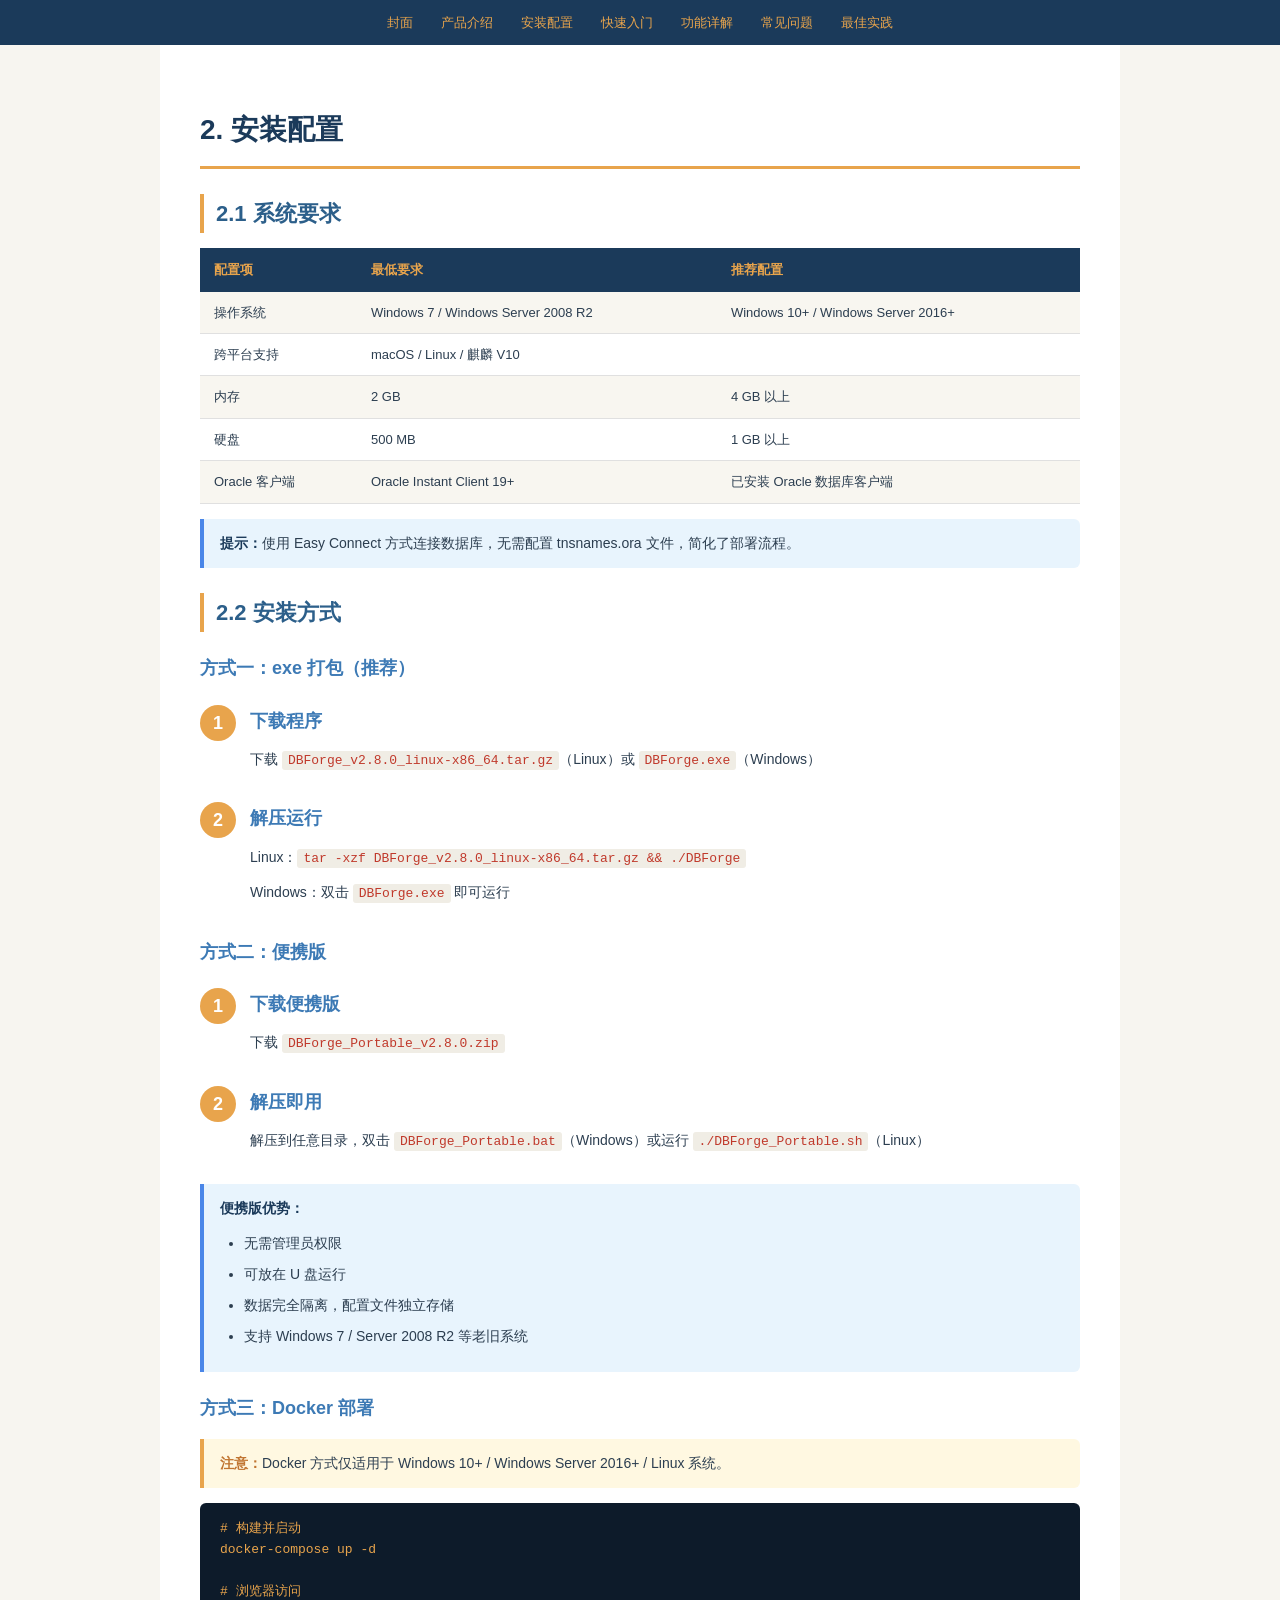
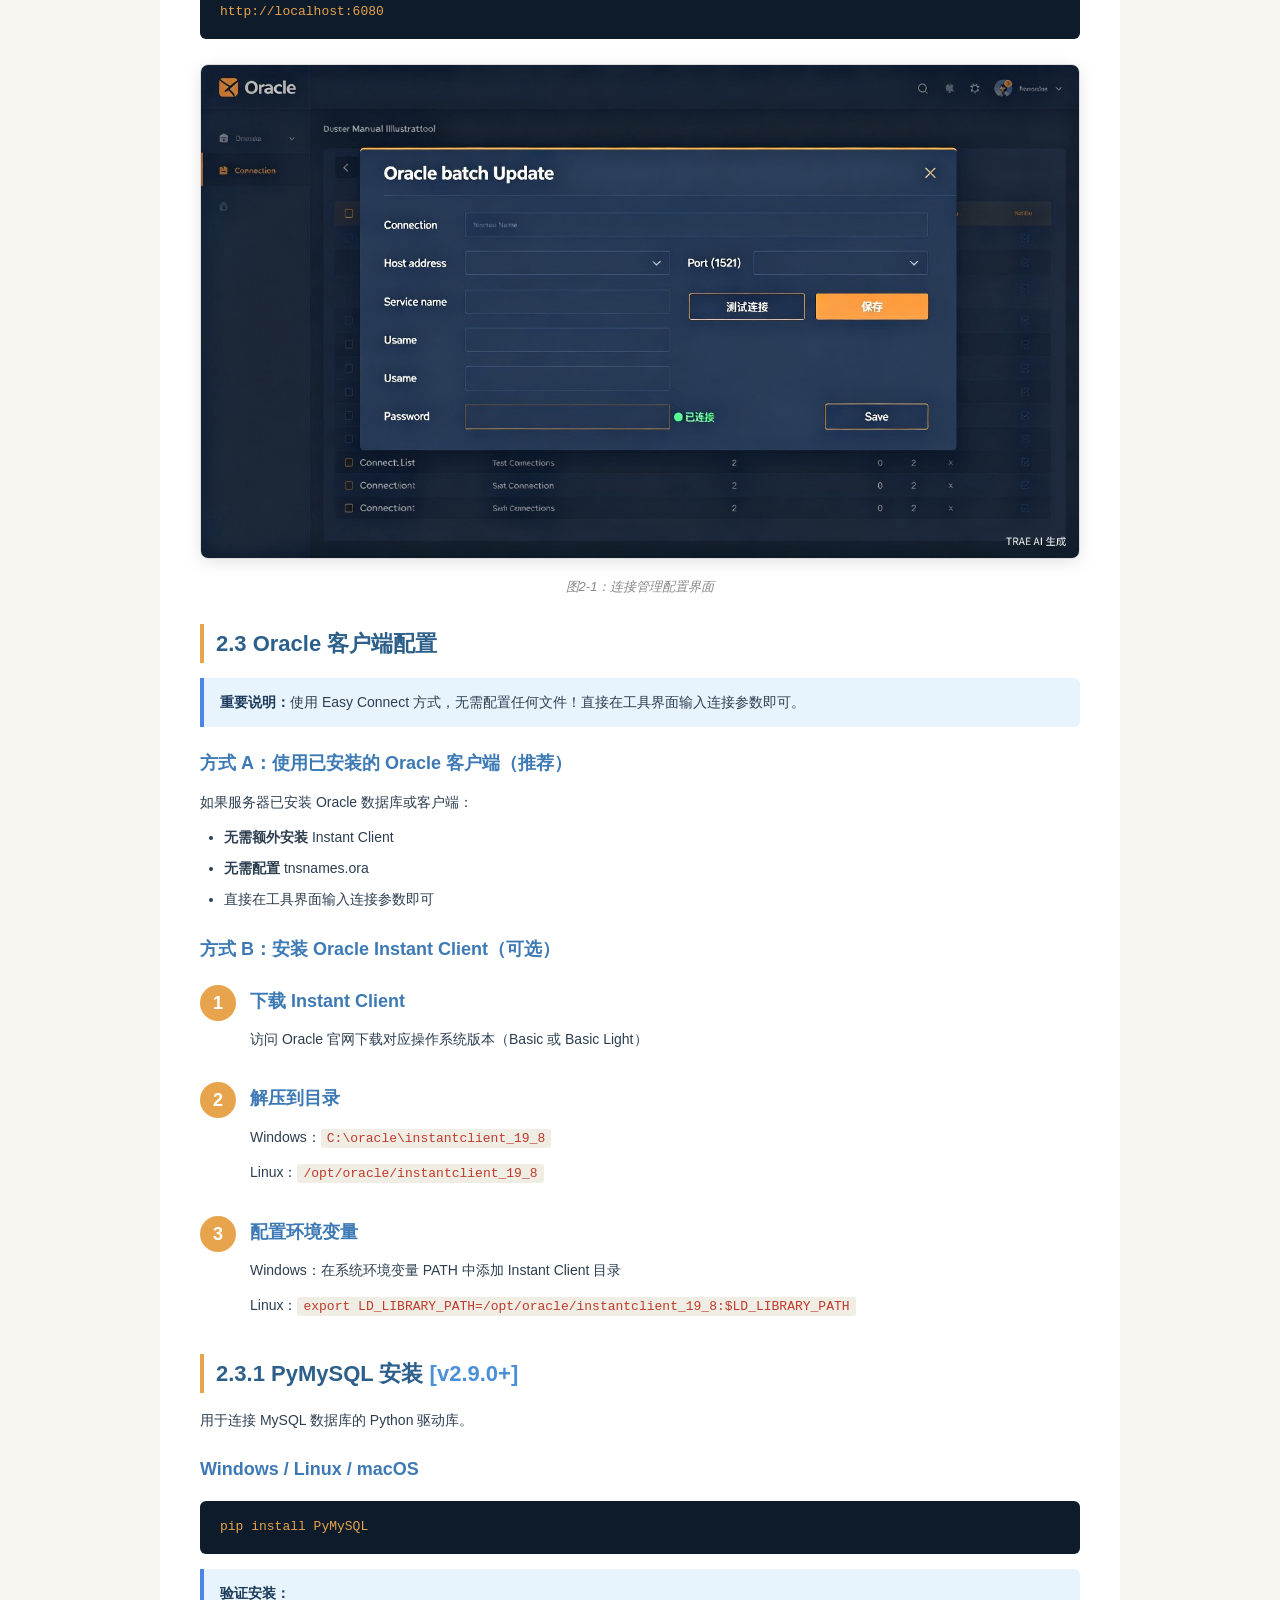
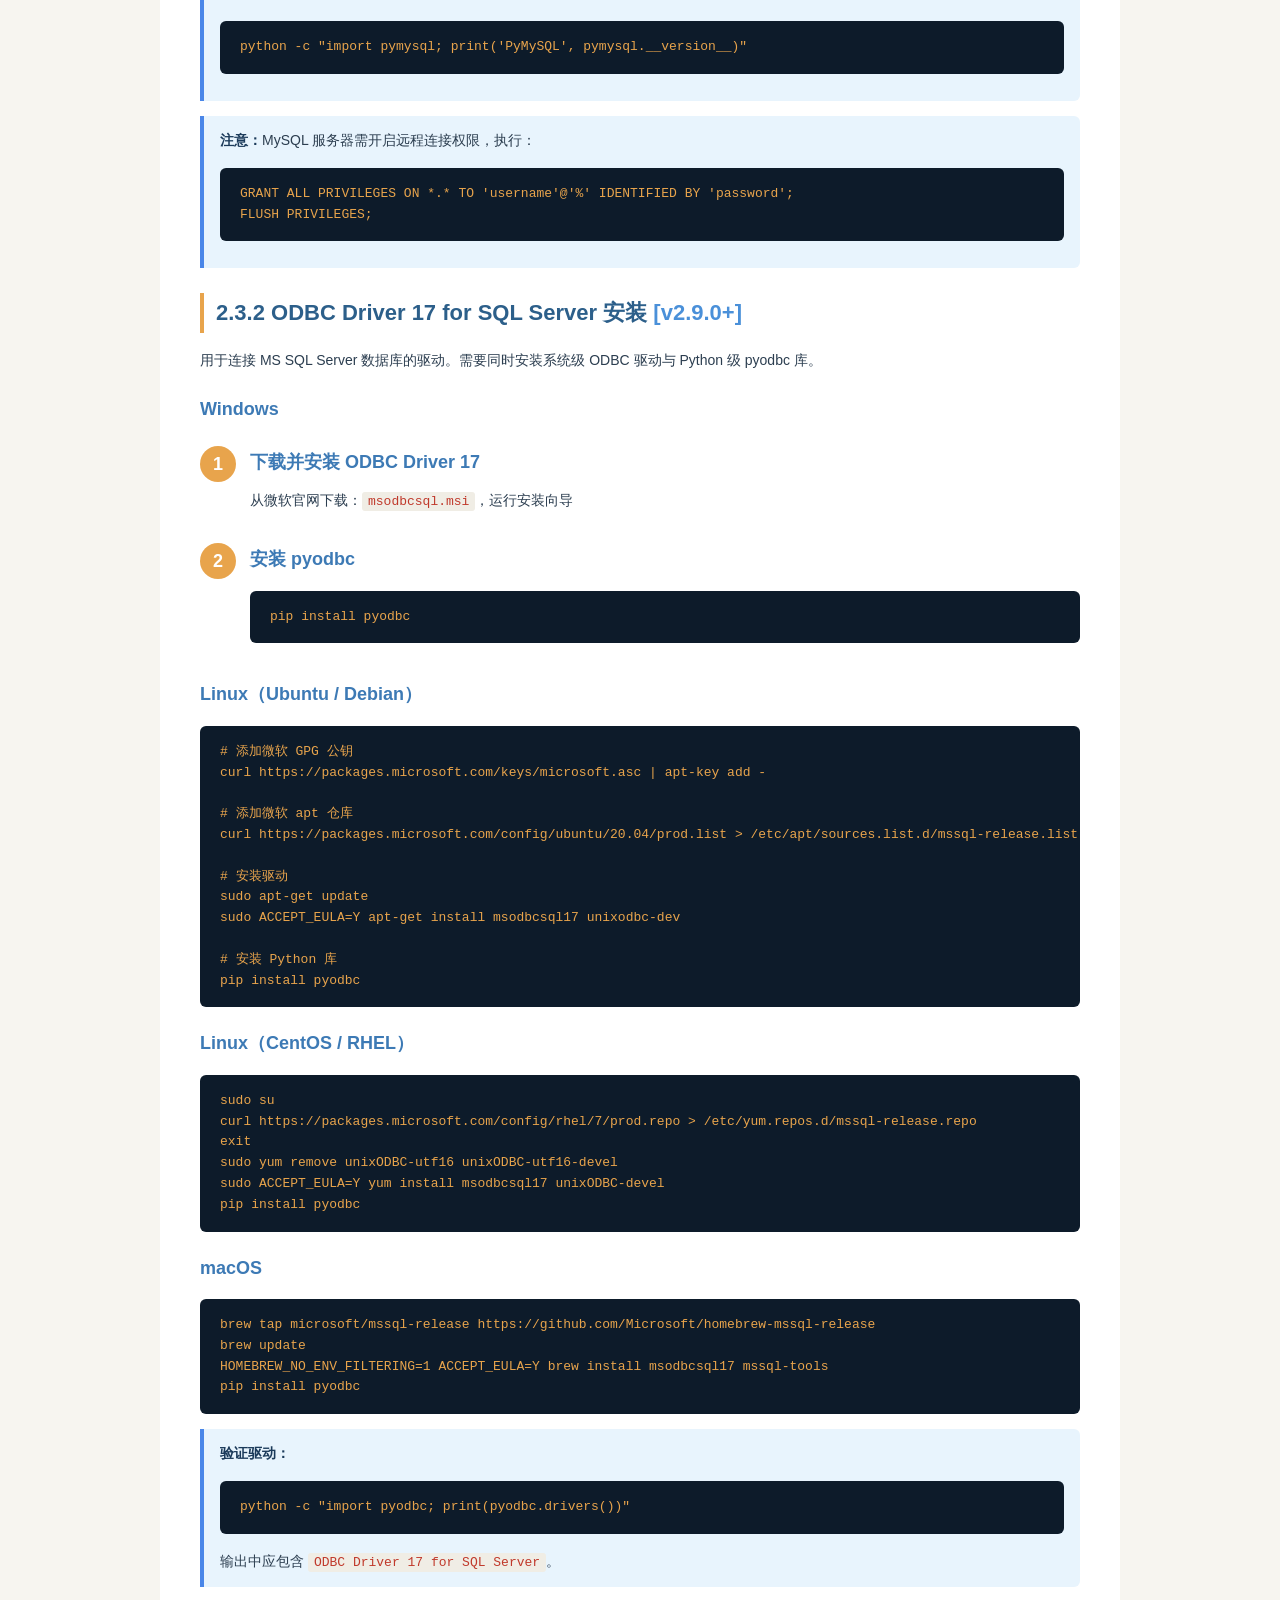
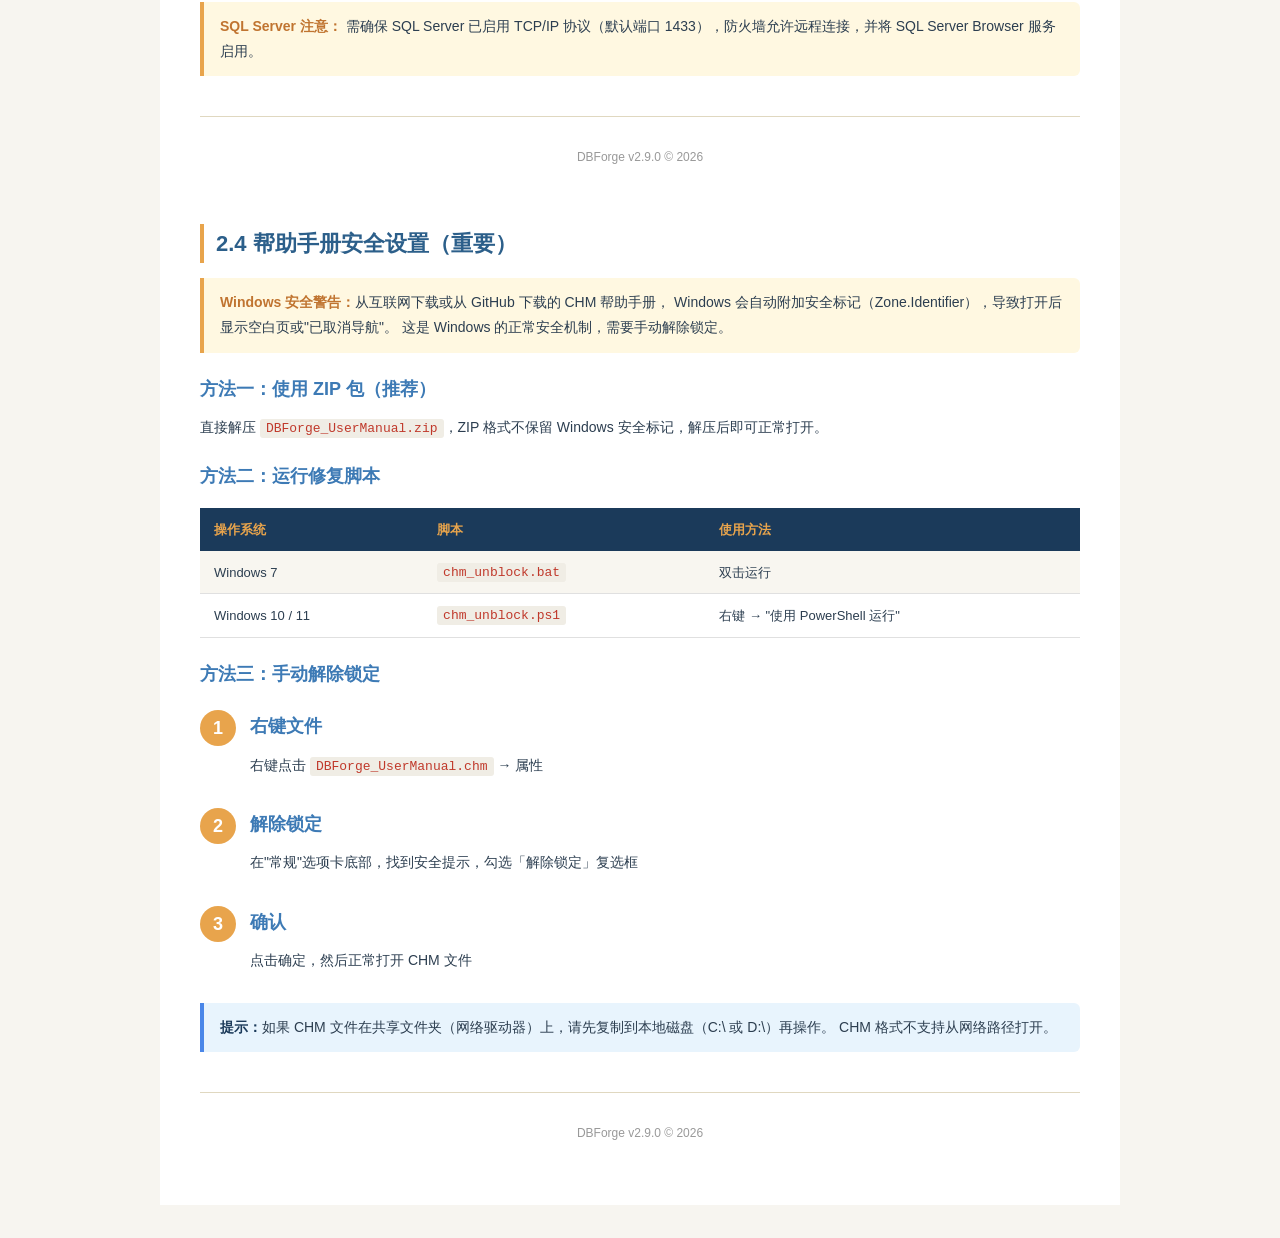
<file: docs/chm_src/installation.html>
<!DOCTYPE html>
<html lang="zh-CN">
<head>
<meta charset="UTF-8">
<meta http-equiv="X-UA-Compatible" content="IE=edge">
<title>安装配置 - DBForge</title>
<link rel="stylesheet" href="styles.css">
</head>
<body>
<div class="nav-top">
    <a href="index.html">封面</a>
    <a href="product_intro.html">产品介绍</a>
    <a href="installation.html">安装配置</a>
    <a href="quick_start.html">快速入门</a>
    <a href="features.html">功能详解</a>
    <a href="faq.html">常见问题</a>
    <a href="best_practices.html">最佳实践</a>
</div>
<div class="page-container">

<h1>2. 安装配置</h1>

<h2>2.1 系统要求</h2>
<table>
    <tr><th>配置项</th><th>最低要求</th><th>推荐配置</th></tr>
    <tr><td>操作系统</td><td>Windows 7 / Windows Server 2008 R2</td><td>Windows 10+ / Windows Server 2016+</td></tr>
    <tr><td>跨平台支持</td><td colspan="2">macOS / Linux / 麒麟 V10</td></tr>
    <tr><td>内存</td><td>2 GB</td><td>4 GB 以上</td></tr>
    <tr><td>硬盘</td><td>500 MB</td><td>1 GB 以上</td></tr>
    <tr><td>Oracle 客户端</td><td>Oracle Instant Client 19+</td><td>已安装 Oracle 数据库客户端</td></tr>
</table>

<div class="tip-box">
    <strong>提示：</strong>使用 Easy Connect 方式连接数据库，无需配置 tnsnames.ora 文件，简化了部署流程。
</div>

<h2>2.2 安装方式</h2>

<h3>方式一：exe 打包（推荐）</h3>
<div class="step">
    <div class="step-num">1</div>
    <div class="step-content">
        <h3>下载程序</h3>
        <p>下载 <code>DBForge_v2.8.0_linux-x86_64.tar.gz</code>（Linux）或 <code>DBForge.exe</code>（Windows）</p>
    </div>
</div>
<div class="step">
    <div class="step-num">2</div>
    <div class="step-content">
        <h3>解压运行</h3>
        <p>Linux：<code>tar -xzf DBForge_v2.8.0_linux-x86_64.tar.gz && ./DBForge</code></p>
        <p>Windows：双击 <code>DBForge.exe</code> 即可运行</p>
    </div>
</div>

<h3>方式二：便携版</h3>
<div class="step">
    <div class="step-num">1</div>
    <div class="step-content">
        <h3>下载便携版</h3>
        <p>下载 <code>DBForge_Portable_v2.8.0.zip</code></p>
    </div>
</div>
<div class="step">
    <div class="step-num">2</div>
    <div class="step-content">
        <h3>解压即用</h3>
        <p>解压到任意目录，双击 <code>DBForge_Portable.bat</code>（Windows）或运行 <code>./DBForge_Portable.sh</code>（Linux）</p>
    </div>
</div>

<div class="tip-box">
    <strong>便携版优势：</strong>
    <ul>
        <li>无需管理员权限</li>
        <li>可放在 U 盘运行</li>
        <li>数据完全隔离，配置文件独立存储</li>
        <li>支持 Windows 7 / Server 2008 R2 等老旧系统</li>
    </ul>
</div>

<h3>方式三：Docker 部署</h3>
<div class="warning-box">
    <strong>注意：</strong>Docker 方式仅适用于 Windows 10+ / Windows Server 2016+ / Linux 系统。
</div>
<pre><code># 构建并启动
docker-compose up -d

# 浏览器访问
http://localhost:6080</code></pre>

<div class="image-container">
    <img src="images/user_manual_connection.jpg" alt="连接管理配置">
    <div class="image-caption">图2-1：连接管理配置界面</div>
</div>

<h2>2.3 Oracle 客户端配置</h2>
<div class="tip-box">
    <strong>重要说明：</strong>使用 Easy Connect 方式，无需配置任何文件！直接在工具界面输入连接参数即可。
</div>

<h3>方式 A：使用已安装的 Oracle 客户端（推荐）</h3>
<p>如果服务器已安装 Oracle 数据库或客户端：</p>
<ul>
    <li><strong>无需额外安装</strong> Instant Client</li>
    <li><strong>无需配置</strong> tnsnames.ora</li>
    <li>直接在工具界面输入连接参数即可</li>
</ul>

<h3>方式 B：安装 Oracle Instant Client（可选）</h3>
<div class="step">
    <div class="step-num">1</div>
    <div class="step-content">
        <h3>下载 Instant Client</h3>
        <p>访问 Oracle 官网下载对应操作系统版本（Basic 或 Basic Light）</p>
    </div>
</div>
<div class="step">
    <div class="step-num">2</div>
    <div class="step-content">
        <h3>解压到目录</h3>
        <p>Windows：<code>C:\oracle\instantclient_19_8</code></p>
        <p>Linux：<code>/opt/oracle/instantclient_19_8</code></p>
    </div>
</div>
<div class="step">
    <div class="step-num">3</div>
    <div class="step-content">
        <h3>配置环境变量</h3>
        <p>Windows：在系统环境变量 PATH 中添加 Instant Client 目录</p>
        <p>Linux：<code>export LD_LIBRARY_PATH=/opt/oracle/instantclient_19_8:$LD_LIBRARY_PATH</code></p>
    </div>
</div>

<h2>2.3.1 PyMySQL 安装 <span style="color:#4A90D9;">[v2.9.0+]</span></h2>
<p>用于连接 MySQL 数据库的 Python 驱动库。</p>
<h3>Windows / Linux / macOS</h3>
<pre><code>pip install PyMySQL</code></pre>
<div class="tip-box">
    <strong>验证安装：</strong>
    <pre><code>python -c "import pymysql; print('PyMySQL', pymysql.__version__)"</code></pre>
</div>
<div class="tip-box">
    <strong>注意：</strong>MySQL 服务器需开启远程连接权限，执行：
    <pre><code>GRANT ALL PRIVILEGES ON *.* TO 'username'@'%' IDENTIFIED BY 'password';
FLUSH PRIVILEGES;</code></pre>
</div>

<h2>2.3.2 ODBC Driver 17 for SQL Server 安装 <span style="color:#4A90D9;">[v2.9.0+]</span></h2>
<p>用于连接 MS SQL Server 数据库的驱动。需要同时安装系统级 ODBC 驱动与 Python 级 pyodbc 库。</p>
<h3>Windows</h3>
<div class="step">
    <div class="step-num">1</div>
    <div class="step-content">
        <h3>下载并安装 ODBC Driver 17</h3>
        <p>从微软官网下载：<code>msodbcsql.msi</code>，运行安装向导</p>
    </div>
</div>
<div class="step">
    <div class="step-num">2</div>
    <div class="step-content">
        <h3>安装 pyodbc</h3>
        <pre><code>pip install pyodbc</code></pre>
    </div>
</div>

<h3>Linux（Ubuntu / Debian）</h3>
<pre><code># 添加微软 GPG 公钥
curl https://packages.microsoft.com/keys/microsoft.asc | apt-key add -

# 添加微软 apt 仓库
curl https://packages.microsoft.com/config/ubuntu/20.04/prod.list > /etc/apt/sources.list.d/mssql-release.list

# 安装驱动
sudo apt-get update
sudo ACCEPT_EULA=Y apt-get install msodbcsql17 unixodbc-dev

# 安装 Python 库
pip install pyodbc</code></pre>

<h3>Linux（CentOS / RHEL）</h3>
<pre><code>sudo su
curl https://packages.microsoft.com/config/rhel/7/prod.repo > /etc/yum.repos.d/mssql-release.repo
exit
sudo yum remove unixODBC-utf16 unixODBC-utf16-devel
sudo ACCEPT_EULA=Y yum install msodbcsql17 unixODBC-devel
pip install pyodbc</code></pre>

<h3>macOS</h3>
<pre><code>brew tap microsoft/mssql-release https://github.com/Microsoft/homebrew-mssql-release
brew update
HOMEBREW_NO_ENV_FILTERING=1 ACCEPT_EULA=Y brew install msodbcsql17 mssql-tools
pip install pyodbc</code></pre>

<div class="tip-box">
    <strong>验证驱动：</strong>
    <pre><code>python -c "import pyodbc; print(pyodbc.drivers())"</code></pre>
    输出中应包含 <code>ODBC Driver 17 for SQL Server</code>。
</div>
<div class="warning-box">
    <strong>SQL Server 注意：</strong> 需确保 SQL Server 已启用 TCP/IP 协议（默认端口 1433），防火墙允许远程连接，并将 SQL Server Browser 服务启用。
</div>

<div class="footer">
    <p>DBForge v2.9.0 &copy; 2026</p>
</div>

<h2>2.4 帮助手册安全设置（重要）</h2>

<div class="warning-box">
    <strong>Windows 安全警告：</strong>从互联网下载或从 GitHub 下载的 CHM 帮助手册，
    Windows 会自动附加安全标记（Zone.Identifier），导致打开后显示空白页或"已取消导航"。
    这是 Windows 的正常安全机制，需要手动解除锁定。
</div>

<h3>方法一：使用 ZIP 包（推荐）</h3>
<p>直接解压 <code>DBForge_UserManual.zip</code>，ZIP 格式不保留 Windows 安全标记，解压后即可正常打开。</p>

<h3>方法二：运行修复脚本</h3>
<table>
    <tr><th>操作系统</th><th>脚本</th><th>使用方法</th></tr>
    <tr><td>Windows 7</td><td><code>chm_unblock.bat</code></td><td>双击运行</td></tr>
    <tr><td>Windows 10 / 11</td><td><code>chm_unblock.ps1</code></td><td>右键 → "使用 PowerShell 运行"</td></tr>
</table>

<h3>方法三：手动解除锁定</h3>
<div class="step">
    <div class="step-num">1</div>
    <div class="step-content">
        <h3>右键文件</h3>
        <p>右键点击 <code>DBForge_UserManual.chm</code> → 属性</p>
    </div>
</div>
<div class="step">
    <div class="step-num">2</div>
    <div class="step-content">
        <h3>解除锁定</h3>
        <p>在"常规"选项卡底部，找到安全提示，勾选「解除锁定」复选框</p>
    </div>
</div>
<div class="step">
    <div class="step-num">3</div>
    <div class="step-content">
        <h3>确认</h3>
        <p>点击确定，然后正常打开 CHM 文件</p>
    </div>
</div>

<div class="tip-box">
    <strong>提示：</strong>如果 CHM 文件在共享文件夹（网络驱动器）上，请先复制到本地磁盘（C:\ 或 D:\）再操作。
    CHM 格式不支持从网络路径打开。
</div>

<div class="footer">
    <p>DBForge v2.9.0 &copy; 2026</p>
</div>

</div>
</body>
</html>
</file>
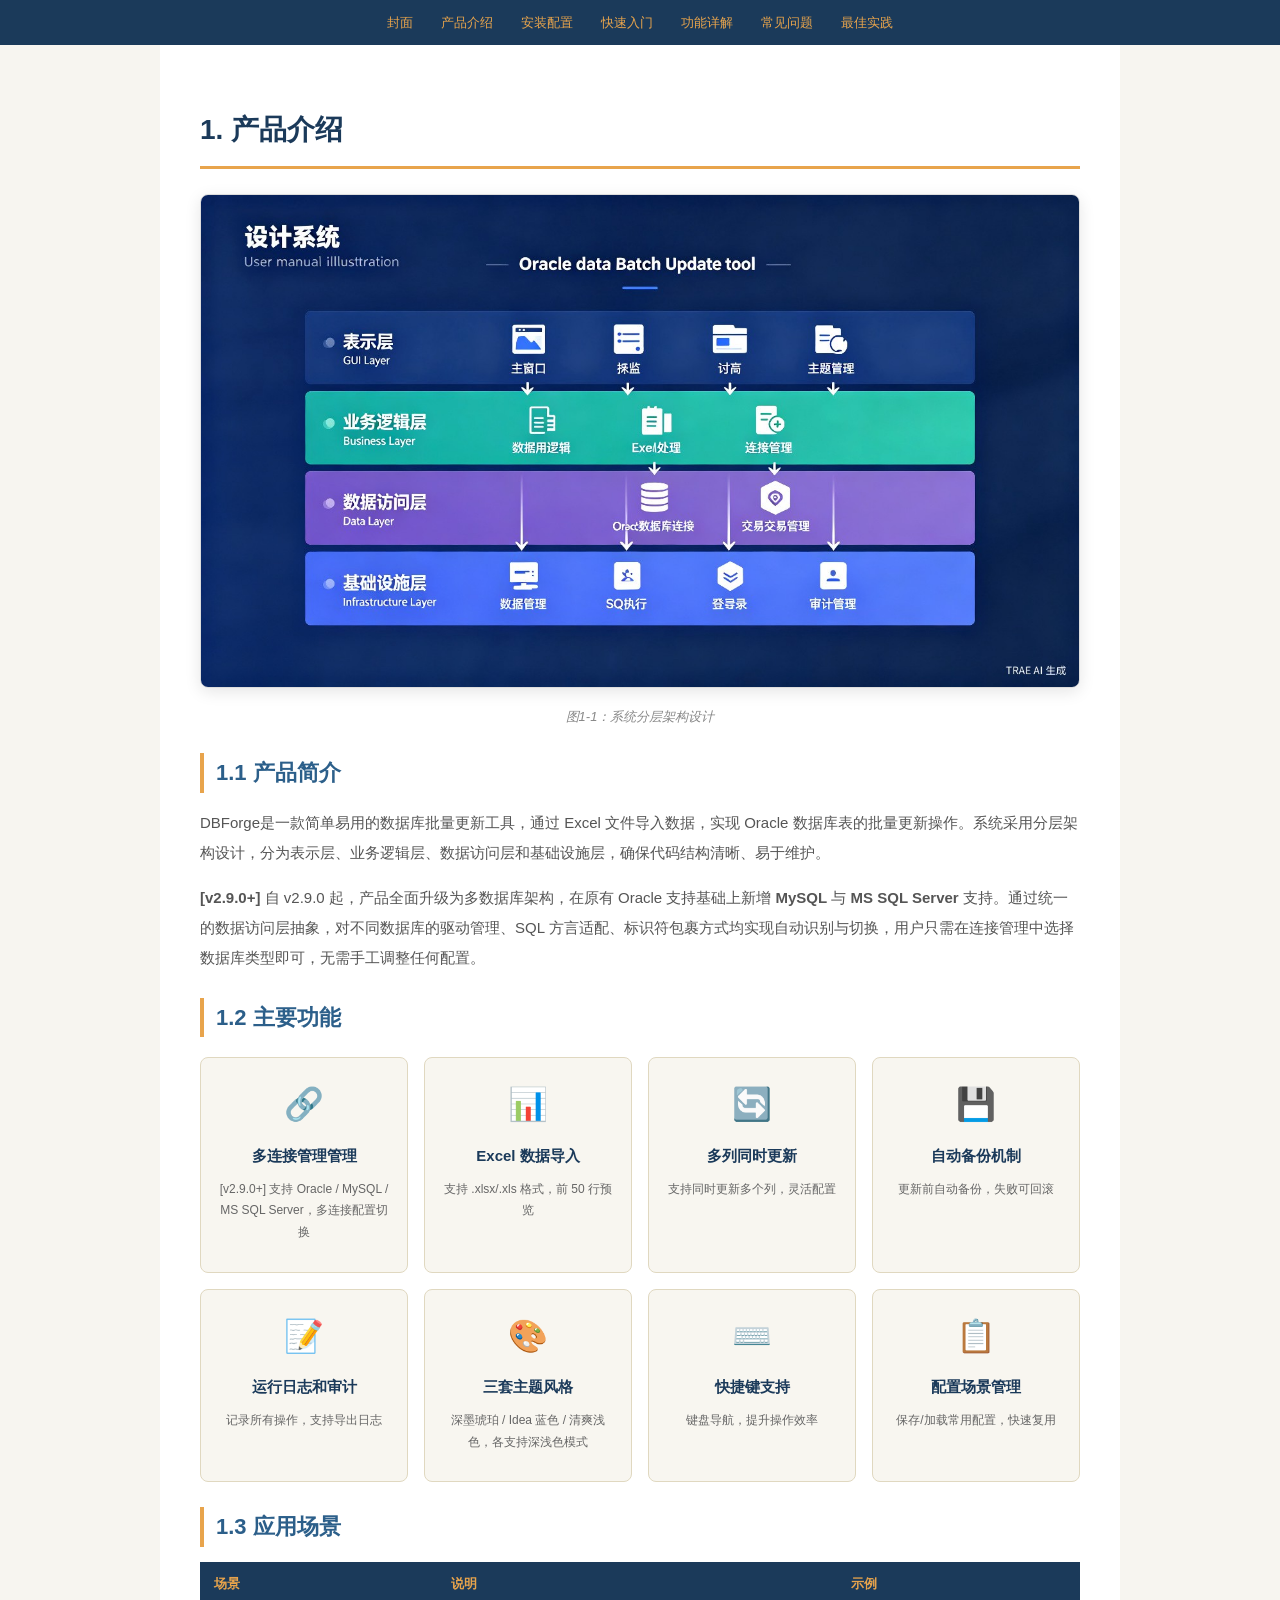
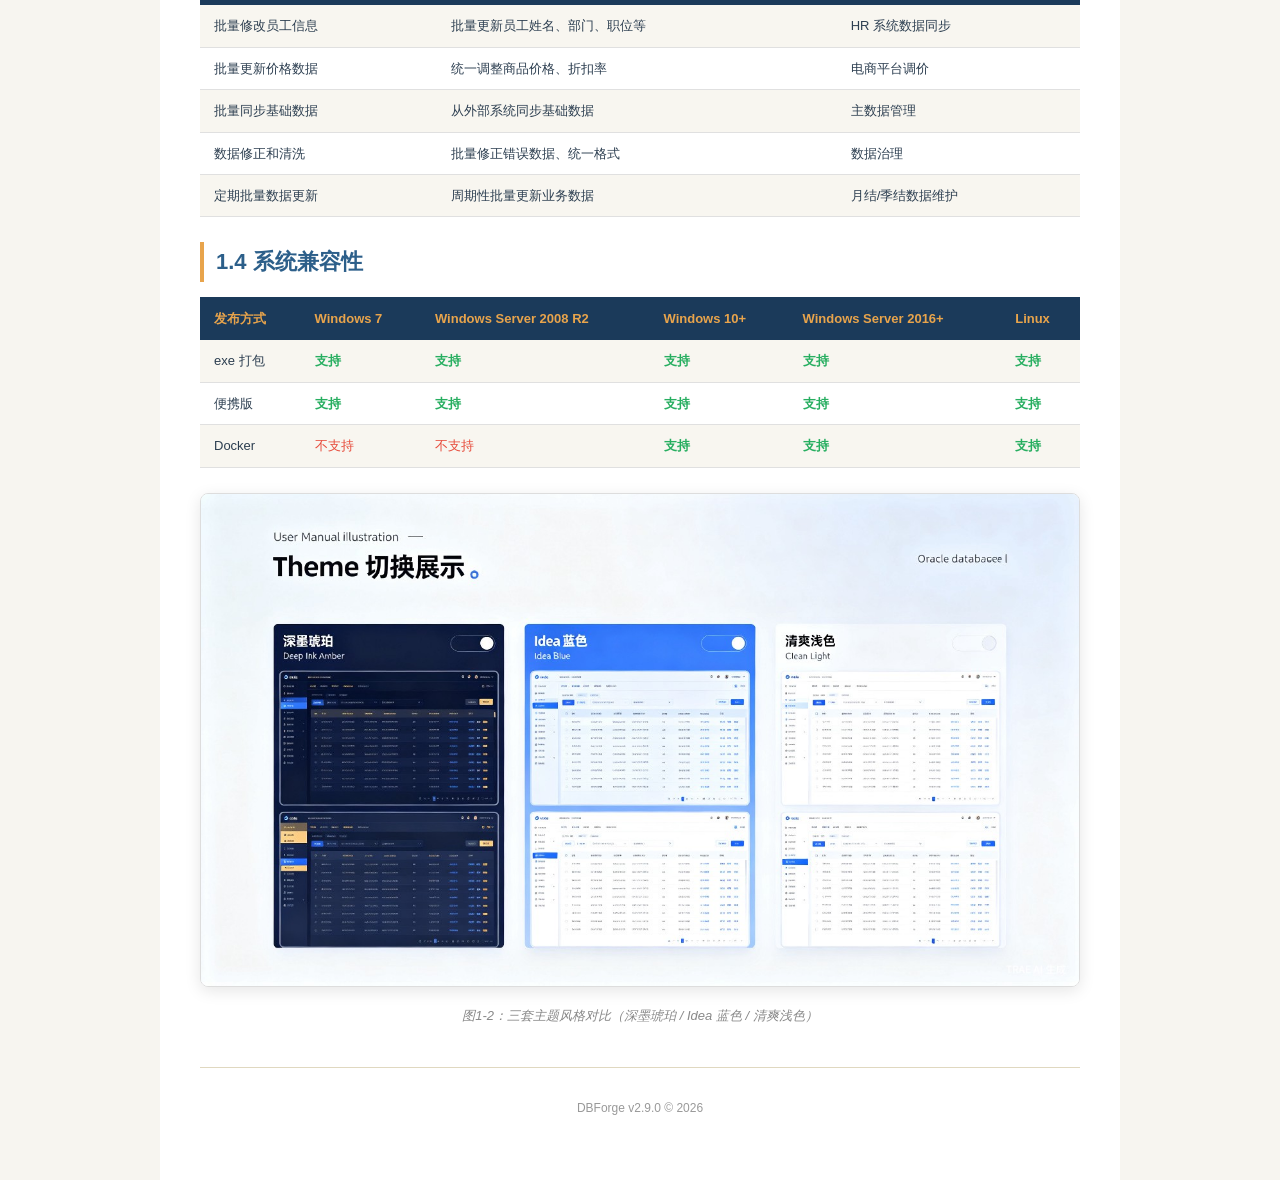
<file: docs/chm_src/product_intro.html>
<!DOCTYPE html>
<html lang="zh-CN">
<head>
<meta charset="UTF-8">
<meta http-equiv="X-UA-Compatible" content="IE=edge">
<title>产品介绍 - DBForge</title>
<link rel="stylesheet" href="styles.css">
</head>
<body>
<div class="nav-top">
    <a href="index.html">封面</a>
    <a href="product_intro.html">产品介绍</a>
    <a href="installation.html">安装配置</a>
    <a href="quick_start.html">快速入门</a>
    <a href="features.html">功能详解</a>
    <a href="faq.html">常见问题</a>
    <a href="best_practices.html">最佳实践</a>
</div>
<div class="page-container">

<h1>1. 产品介绍</h1>

<div class="image-container">
    <img src="images/user_manual_architecture.jpg" alt="系统架构图">
    <div class="image-caption">图1-1：系统分层架构设计</div>
</div>

<h2>1.1 产品简介</h2>
<p class="intro-text">DBForge是一款简单易用的数据库批量更新工具，通过 Excel 文件导入数据，实现 Oracle 数据库表的批量更新操作。系统采用分层架构设计，分为表示层、业务逻辑层、数据访问层和基础设施层，确保代码结构清晰、易于维护。</p>
<p class="intro-text"><strong>[v2.9.0+]</strong> 自 v2.9.0 起，产品全面升级为多数据库架构，在原有 Oracle 支持基础上新增 <strong>MySQL</strong> 与 <strong>MS SQL Server</strong> 支持。通过统一的数据访问层抽象，对不同数据库的驱动管理、SQL 方言适配、标识符包裹方式均实现自动识别与切换，用户只需在连接管理中选择数据库类型即可，无需手工调整任何配置。</p>

<h2>1.2 主要功能</h2>
<div class="feature-grid">
    <div class="feature-card">
        <div class="icon">🔗</div>
        <h4>多连接管理管理</h4>
        <p>[v2.9.0+] 支持 Oracle / MySQL / MS SQL Server，多连接配置切换</p>
    </div>
    <div class="feature-card">
        <div class="icon">📊</div>
        <h4>Excel 数据导入</h4>
        <p>支持 .xlsx/.xls 格式，前 50 行预览</p>
    </div>
    <div class="feature-card">
        <div class="icon">🔄</div>
        <h4>多列同时更新</h4>
        <p>支持同时更新多个列，灵活配置</p>
    </div>
    <div class="feature-card">
        <div class="icon">💾</div>
        <h4>自动备份机制</h4>
        <p>更新前自动备份，失败可回滚</p>
    </div>
    <div class="feature-card">
        <div class="icon">📝</div>
        <h4>运行日志和审计</h4>
        <p>记录所有操作，支持导出日志</p>
    </div>
    <div class="feature-card">
        <div class="icon">🎨</div>
        <h4>三套主题风格</h4>
        <p>深墨琥珀 / Idea 蓝色 / 清爽浅色，各支持深浅色模式</p>
    </div>
    <div class="feature-card">
        <div class="icon">⌨️</div>
        <h4>快捷键支持</h4>
        <p>键盘导航，提升操作效率</p>
    </div>
    <div class="feature-card">
        <div class="icon">📋</div>
        <h4>配置场景管理</h4>
        <p>保存/加载常用配置，快速复用</p>
    </div>
</div>

<h2>1.3 应用场景</h2>
<table>
    <tr><th>场景</th><th>说明</th><th>示例</th></tr>
    <tr><td>批量修改员工信息</td><td>批量更新员工姓名、部门、职位等</td><td>HR 系统数据同步</td></tr>
    <tr><td>批量更新价格数据</td><td>统一调整商品价格、折扣率</td><td>电商平台调价</td></tr>
    <tr><td>批量同步基础数据</td><td>从外部系统同步基础数据</td><td>主数据管理</td></tr>
    <tr><td>数据修正和清洗</td><td>批量修正错误数据、统一格式</td><td>数据治理</td></tr>
    <tr><td>定期批量数据更新</td><td>周期性批量更新业务数据</td><td>月结/季结数据维护</td></tr>
</table>

<h2>1.4 系统兼容性</h2>
<table>
    <tr><th>发布方式</th><th>Windows 7</th><th>Windows Server 2008 R2</th><th>Windows 10+</th><th>Windows Server 2016+</th><th>Linux</th></tr>
    <tr>
        <td>exe 打包</td>
        <td class="compat-yes">支持</td>
        <td class="compat-yes">支持</td>
        <td class="compat-yes">支持</td>
        <td class="compat-yes">支持</td>
        <td class="compat-yes">支持</td>
    </tr>
    <tr>
        <td>便携版</td>
        <td class="compat-yes">支持</td>
        <td class="compat-yes">支持</td>
        <td class="compat-yes">支持</td>
        <td class="compat-yes">支持</td>
        <td class="compat-yes">支持</td>
    </tr>
    <tr>
        <td>Docker</td>
        <td class="compat-no">不支持</td>
        <td class="compat-no">不支持</td>
        <td class="compat-yes">支持</td>
        <td class="compat-yes">支持</td>
        <td class="compat-yes">支持</td>
    </tr>
</table>

<div class="image-container">
    <img src="images/user_manual_theme_switch.jpg" alt="主题切换展示">
    <div class="image-caption">图1-2：三套主题风格对比（深墨琥珀 / Idea 蓝色 / 清爽浅色）</div>
</div>

<div class="footer">
    <p>DBForge v2.9.0 &copy; 2026</p>
</div>

</div>
</body>
</html>
</file>
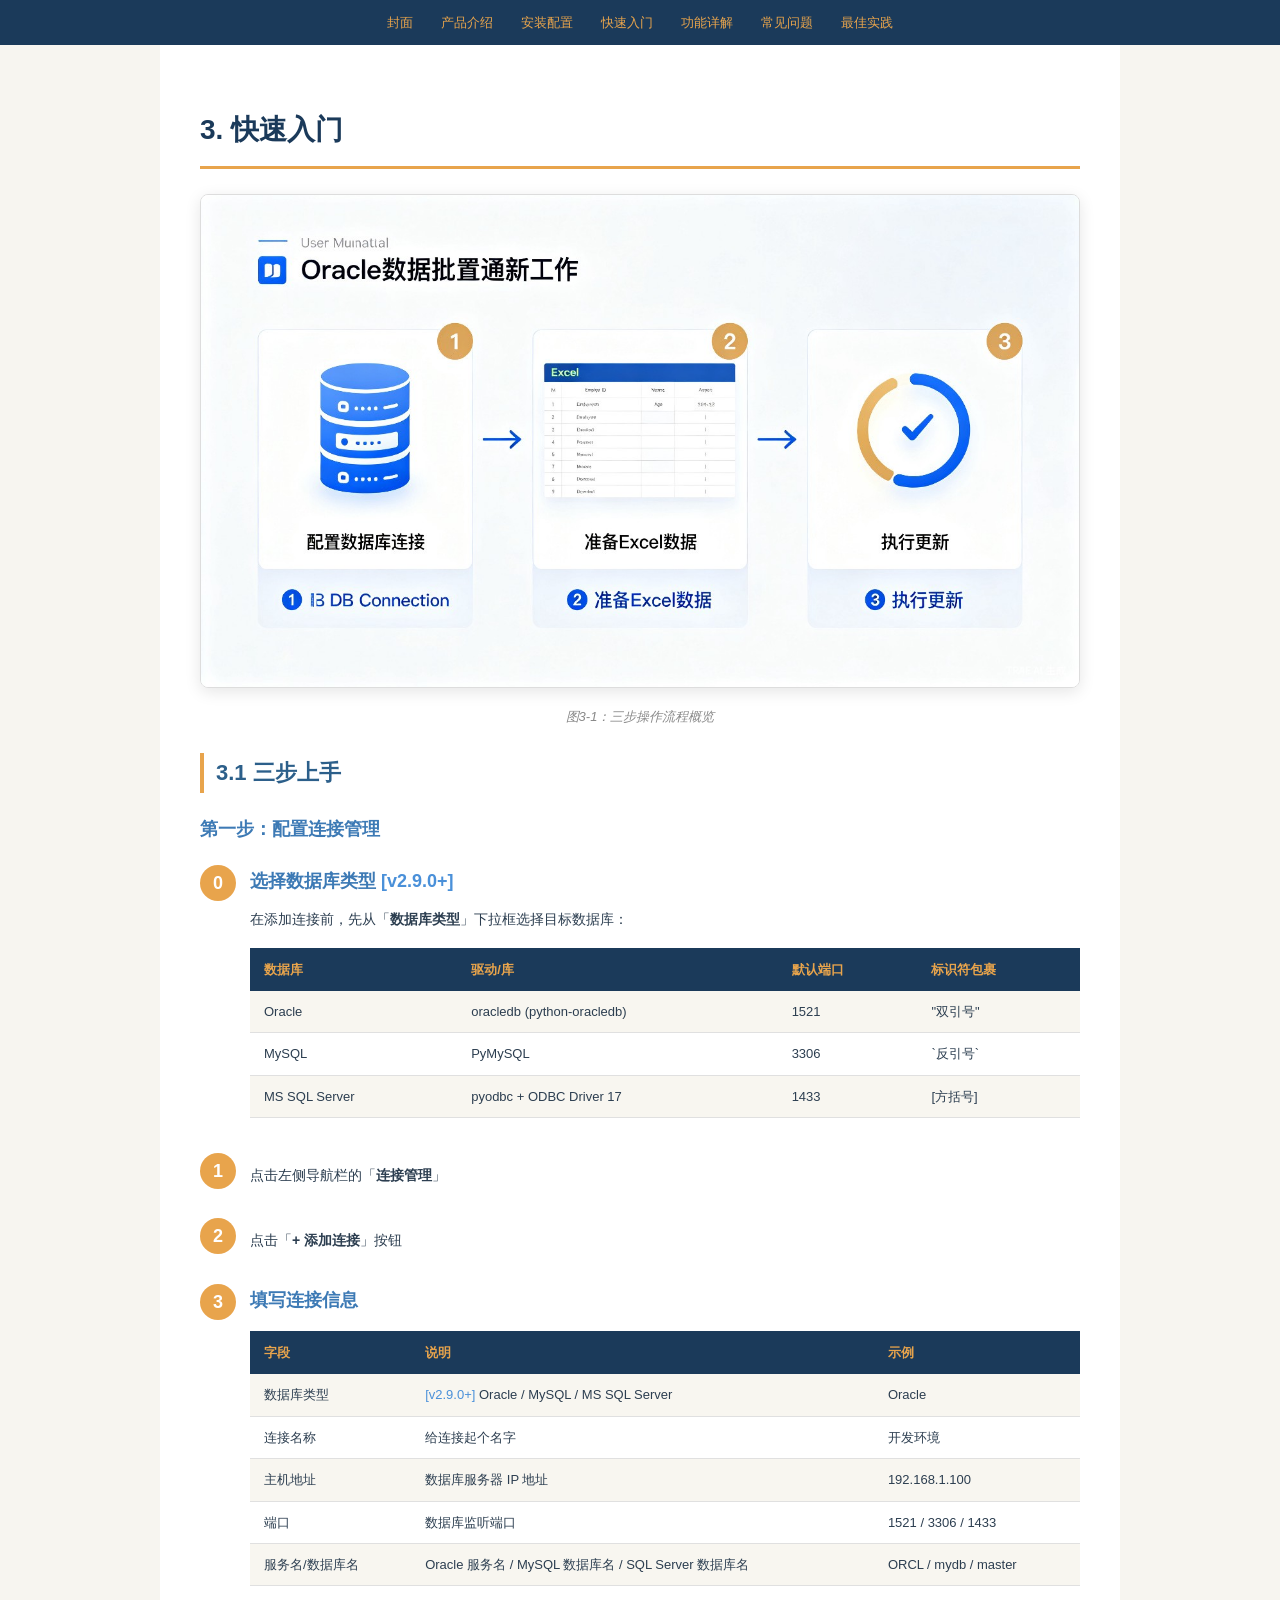
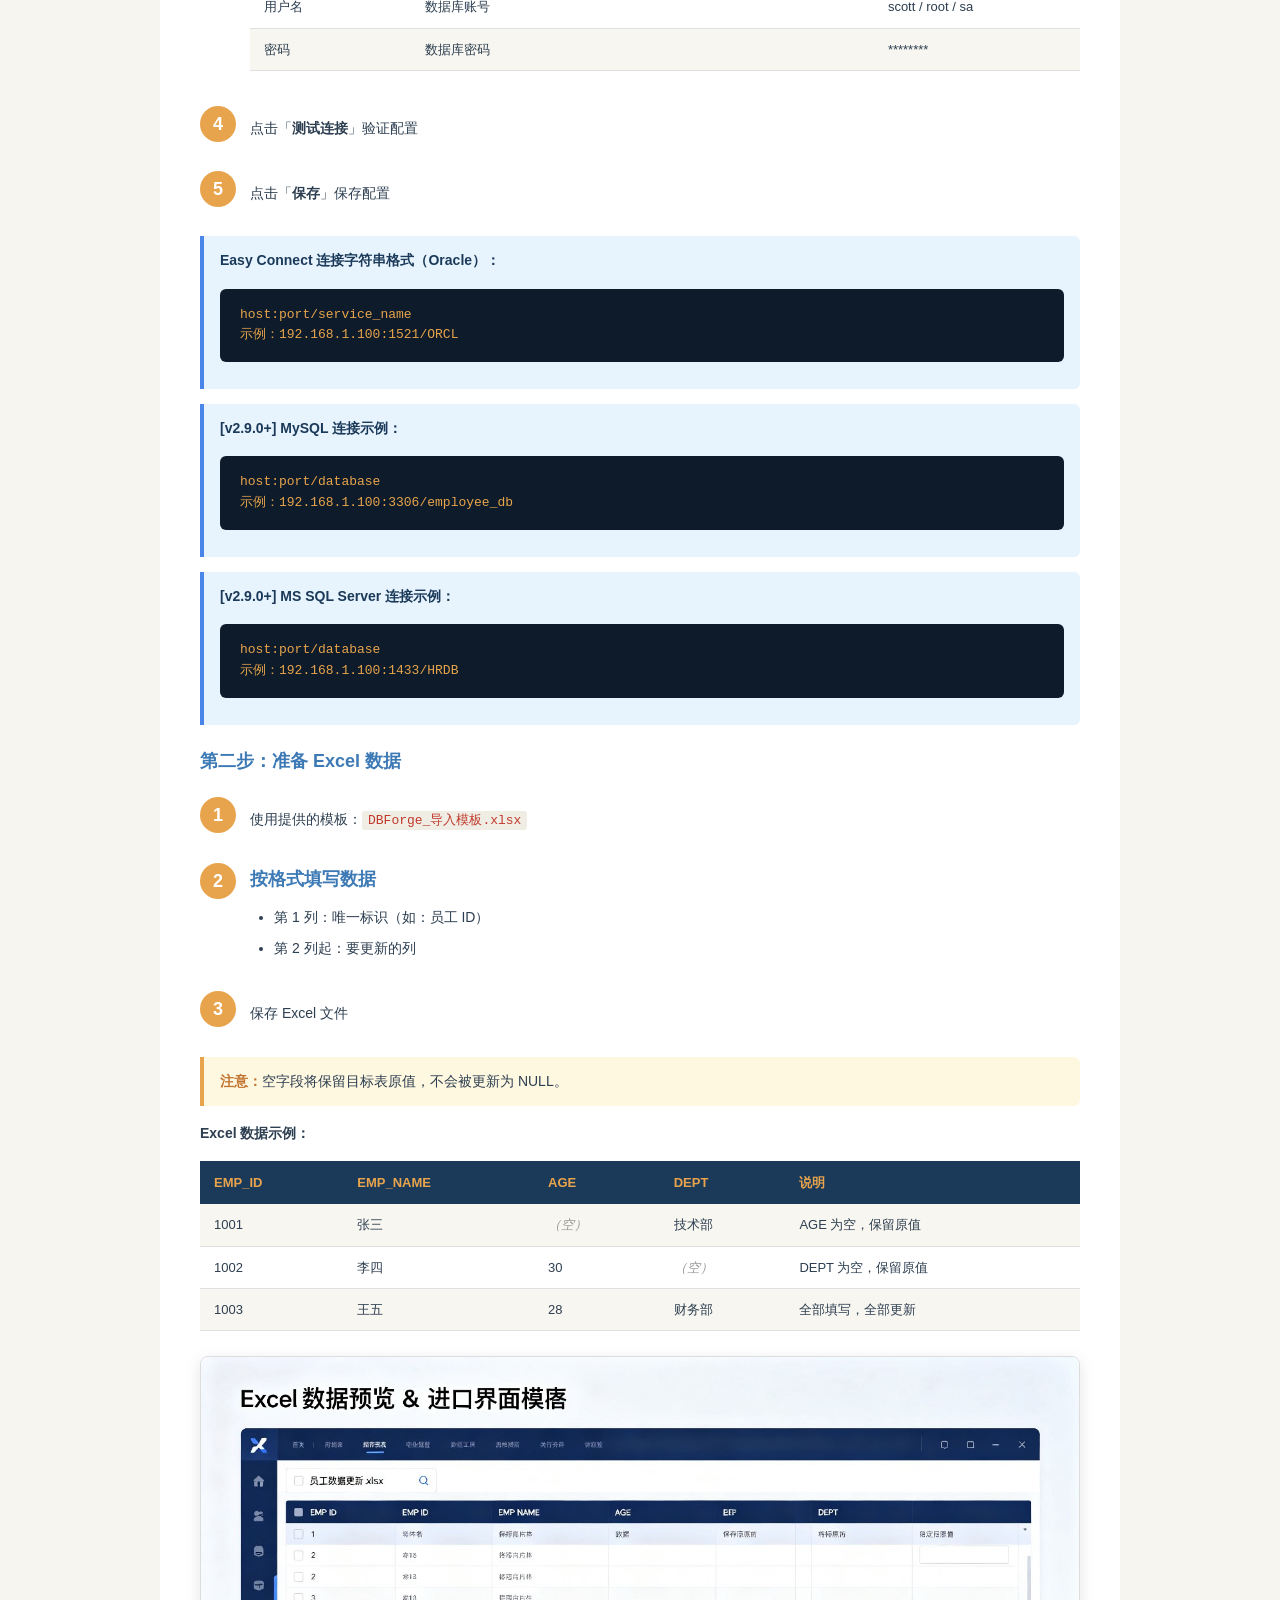
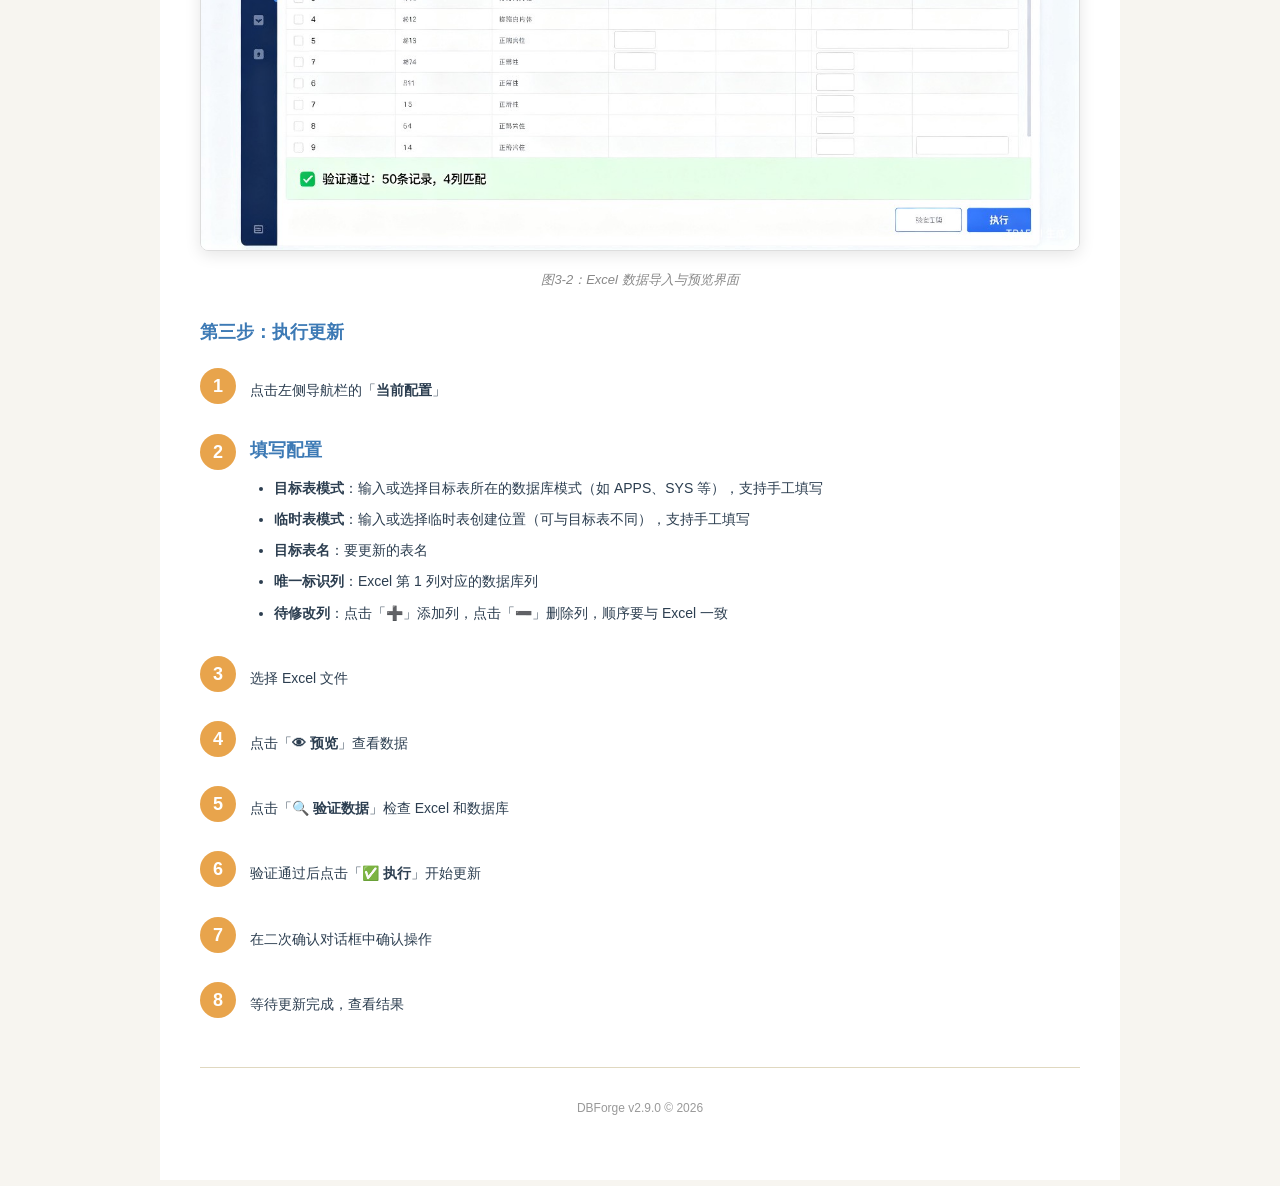
<file: docs/chm_src/quick_start.html>
<!DOCTYPE html>
<html lang="zh-CN">
<head>
<meta charset="UTF-8">
<meta http-equiv="X-UA-Compatible" content="IE=edge">
<title>快速入门 - DBForge</title>
<link rel="stylesheet" href="styles.css">
</head>
<body>
<div class="nav-top">
    <a href="index.html">封面</a>
    <a href="product_intro.html">产品介绍</a>
    <a href="installation.html">安装配置</a>
    <a href="quick_start.html">快速入门</a>
    <a href="features.html">功能详解</a>
    <a href="faq.html">常见问题</a>
    <a href="best_practices.html">最佳实践</a>
</div>
<div class="page-container">

<h1>3. 快速入门</h1>

<div class="image-container">
    <img src="images/user_manual_workflow.jpg" alt="三步操作流程">
    <div class="image-caption">图3-1：三步操作流程概览</div>
</div>

<h2>3.1 三步上手</h2>

<h3>第一步：配置连接管理</h3>
<div class="step">
    <div class="step-num">0</div>
    <div class="step-content">
        <h3>选择数据库类型 <span style="color:#4A90D9;">[v2.9.0+]</span></h3>
        <p>在添加连接前，先从「<strong>数据库类型</strong>」下拉框选择目标数据库：</p>
        <table>
            <tr><th>数据库</th><th>驱动/库</th><th>默认端口</th><th>标识符包裹</th></tr>
            <tr><td>Oracle</td><td>oracledb (python-oracledb)</td><td>1521</td><td>"双引号"</td></tr>
            <tr><td>MySQL</td><td>PyMySQL</td><td>3306</td><td>`反引号`</td></tr>
            <tr><td>MS SQL Server</td><td>pyodbc + ODBC Driver 17</td><td>1433</td><td>[方括号]</td></tr>
        </table>
    </div>
</div>
<div class="step">
    <div class="step-num">1</div>
    <div class="step-content">
        <p>点击左侧导航栏的「<strong>连接管理</strong>」</p>
    </div>
</div>
<div class="step">
    <div class="step-num">2</div>
    <div class="step-content">
        <p>点击「<strong>+ 添加连接</strong>」按钮</p>
    </div>
</div>
<div class="step">
    <div class="step-num">3</div>
    <div class="step-content">
        <h3>填写连接信息</h3>
        <table>
            <tr><th>字段</th><th>说明</th><th>示例</th></tr>
            <tr><td>数据库类型</td><td><span style="color:#4A90D9;">[v2.9.0+]</span> Oracle / MySQL / MS SQL Server</td><td>Oracle</td></tr>
            <tr><td>连接名称</td><td>给连接起个名字</td><td>开发环境</td></tr>
            <tr><td>主机地址</td><td>数据库服务器 IP 地址</td><td>192.168.1.100</td></tr>
            <tr><td>端口</td><td>数据库监听端口</td><td>1521 / 3306 / 1433</td></tr>
            <tr><td>服务名/数据库名</td><td>Oracle 服务名 / MySQL 数据库名 / SQL Server 数据库名</td><td>ORCL / mydb / master</td></tr>
            <tr><td>用户名</td><td>数据库账号</td><td>scott / root / sa</td></tr>
            <tr><td>密码</td><td>数据库密码</td><td>********</td></tr>
        </table>
    </div>
</div>
<div class="step">
    <div class="step-num">4</div>
    <div class="step-content">
        <p>点击「<strong>测试连接</strong>」验证配置</p>
    </div>
</div>
<div class="step">
    <div class="step-num">5</div>
    <div class="step-content">
        <p>点击「<strong>保存</strong>」保存配置</p>
    </div>
</div>

<div class="tip-box">
    <strong>Easy Connect 连接字符串格式（Oracle）：</strong>
    <pre><code>host:port/service_name
示例：192.168.1.100:1521/ORCL</code></pre>
</div>
<div class="tip-box">
    <strong>[v2.9.0+] MySQL 连接示例：</strong>
    <pre><code>host:port/database
示例：192.168.1.100:3306/employee_db</code></pre>
</div>
<div class="tip-box">
    <strong>[v2.9.0+] MS SQL Server 连接示例：</strong>
    <pre><code>host:port/database
示例：192.168.1.100:1433/HRDB</code></pre>
</div>

<h3>第二步：准备 Excel 数据</h3>
<div class="step">
    <div class="step-num">1</div>
    <div class="step-content">
        <p>使用提供的模板：<code>DBForge_导入模板.xlsx</code></p>
    </div>
</div>
<div class="step">
    <div class="step-num">2</div>
    <div class="step-content">
        <h3>按格式填写数据</h3>
        <ul>
            <li>第 1 列：唯一标识（如：员工 ID）</li>
            <li>第 2 列起：要更新的列</li>
        </ul>
    </div>
</div>
<div class="step">
    <div class="step-num">3</div>
    <div class="step-content">
        <p>保存 Excel 文件</p>
    </div>
</div>

<div class="warning-box">
    <strong>注意：</strong>空字段将保留目标表原值，不会被更新为 NULL。
</div>

<p><strong>Excel 数据示例：</strong></p>
<table>
    <tr><th>EMP_ID</th><th>EMP_NAME</th><th>AGE</th><th>DEPT</th><th>说明</th></tr>
    <tr><td>1001</td><td>张三</td><td style="color:#999; font-style:italic;">（空）</td><td>技术部</td><td>AGE 为空，保留原值</td></tr>
    <tr><td>1002</td><td>李四</td><td>30</td><td style="color:#999; font-style:italic;">（空）</td><td>DEPT 为空，保留原值</td></tr>
    <tr><td>1003</td><td>王五</td><td>28</td><td>财务部</td><td>全部填写，全部更新</td></tr>
</table>

<div class="image-container">
    <img src="images/user_manual_excel_preview.jpg" alt="Excel 数据预览">
    <div class="image-caption">图3-2：Excel 数据导入与预览界面</div>
</div>

<h3>第三步：执行更新</h3>
<div class="step">
    <div class="step-num">1</div>
    <div class="step-content">
        <p>点击左侧导航栏的「<strong>当前配置</strong>」</p>
    </div>
</div>
<div class="step">
    <div class="step-num">2</div>
    <div class="step-content">
        <h3>填写配置</h3>
        <ul>
            <li><strong>目标表模式</strong>：输入或选择目标表所在的数据库模式（如 APPS、SYS 等），支持手工填写</li>
            <li><strong>临时表模式</strong>：输入或选择临时表创建位置（可与目标表不同），支持手工填写</li>
            <li><strong>目标表名</strong>：要更新的表名</li>
            <li><strong>唯一标识列</strong>：Excel 第 1 列对应的数据库列</li>
            <li><strong>待修改列</strong>：点击「➕」添加列，点击「➖」删除列，顺序要与 Excel 一致</li>
        </ul>
    </div>
</div>
<div class="step">
    <div class="step-num">3</div>
    <div class="step-content">
        <p>选择 Excel 文件</p>
    </div>
</div>
<div class="step">
    <div class="step-num">4</div>
    <div class="step-content">
        <p>点击「<strong>👁 预览</strong>」查看数据</p>
    </div>
</div>
<div class="step">
    <div class="step-num">5</div>
    <div class="step-content">
        <p>点击「<strong>🔍 验证数据</strong>」检查 Excel 和数据库</p>
    </div>
</div>
<div class="step">
    <div class="step-num">6</div>
    <div class="step-content">
        <p>验证通过后点击「<strong>✅ 执行</strong>」开始更新</p>
    </div>
</div>
<div class="step">
    <div class="step-num">7</div>
    <div class="step-content">
        <p>在二次确认对话框中确认操作</p>
    </div>
</div>
<div class="step">
    <div class="step-num">8</div>
    <div class="step-content">
        <p>等待更新完成，查看结果</p>
    </div>
</div>

<div class="footer">
    <p>DBForge v2.9.0 &copy; 2026</p>
</div>

</div>
</body>
</html>
</file>
<file: docs/chm_src/styles.css>
/* Oracle 数据批量修改工具 - 用户手册样式 */
* { margin: 0; padding: 0; box-sizing: border-box; }

body {
    font-family: "Microsoft YaHei", "WenQuanYi Micro Hei", "SimHei", "Noto Sans CJK SC", sans-serif;
    font-size: 14px;
    line-height: 1.8;
    color: #2C3E50;
    background: #F7F5F0;
    padding: 0;
}

.page-container {
    max-width: 960px;
    margin: 0 auto;
    padding: 30px 40px;
    background: #fff;
    min-height: 100vh;
}

/* 封面页 */
.cover-page {
    text-align: center;
    padding: 60px 40px;
    background: linear-gradient(135deg, #0D1B2A 0%, #1B3A5A 50%, #2C5F8A 100%);
    color: #E8A44C;
    min-height: 100vh;
}
.cover-page h1 { font-size: 36px; margin-bottom: 20px; color: #E8A44C; }
.cover-page .subtitle { font-size: 18px; color: #E8ECF1; margin-bottom: 40px; }
.cover-page .version { font-size: 14px; color: #8FA8C0; }
.cover-page .cover-image { margin: 30px auto; max-width: 700px; }
.cover-page .cover-image img { width: 100%; border-radius: 8px; box-shadow: 0 8px 32px rgba(0,0,0,0.4); }

/* 标题 */
h1 { font-size: 28px; color: #1B3A5A; margin: 30px 0 20px; border-bottom: 3px solid #E8A44C; padding-bottom: 10px; }
h2 { font-size: 22px; color: #2C5F8A; margin: 25px 0 15px; border-left: 4px solid #E8A44C; padding-left: 12px; }
h3 { font-size: 18px; color: #3D7AB5; margin: 20px 0 10px; }
h4 { font-size: 15px; color: #4A86E8; margin: 15px 0 8px; }

/* 段落 */
p { margin: 10px 0; text-indent: 0; }
.intro-text { font-size: 15px; color: #555; margin: 15px 0; line-height: 2; }

/* 图片 */
.image-container { text-align: center; margin: 25px 0; }
.image-container img { max-width: 100%; border-radius: 8px; border: 1px solid #ddd; box-shadow: 0 4px 16px rgba(0,0,0,0.1); }
.image-caption { font-size: 13px; color: #888; margin-top: 8px; font-style: italic; }

/* 表格 */
table { width: 100%; border-collapse: collapse; margin: 15px 0; font-size: 13px; }
th { background: #1B3A5A; color: #E8A44C; padding: 10px 14px; text-align: left; font-weight: bold; }
td { padding: 9px 14px; border-bottom: 1px solid #e0e0e0; }
tr:nth-child(even) { background: #F8F6F0; }
tr:hover { background: #EDE8D8; }

/* 列表 */
ul, ol { margin: 10px 0 10px 24px; }
li { margin: 6px 0; }

/* 代码块 */
code { background: #F0EDE5; padding: 2px 6px; border-radius: 3px; font-family: "Consolas", "Courier New", monospace; font-size: 13px; color: #C0392B; }
pre { background: #0D1B2A; color: #E8ECF1; padding: 16px 20px; border-radius: 6px; overflow-x: auto; margin: 15px 0; font-size: 13px; line-height: 1.6; }
pre code { background: transparent; color: #E8A44C; padding: 0; }

/* 提示框 */
.tip-box { background: #E8F4FD; border-left: 4px solid #4A86E8; padding: 12px 16px; margin: 15px 0; border-radius: 0 6px 6px 0; }
.tip-box strong { color: #1B3A5A; }
.warning-box { background: #FFF8E1; border-left: 4px solid #E8A44C; padding: 12px 16px; margin: 15px 0; border-radius: 0 6px 6px 0; }
.warning-box strong { color: #C07430; }
.danger-box { background: #FDE8E8; border-left: 4px solid #E74C3C; padding: 12px 16px; margin: 15px 0; border-radius: 0 6px 6px 0; }
.danger-box strong { color: #C0392B; }

/* 步骤编号 */
.step { display: flex; align-items: flex-start; margin: 20px 0; }
.step-num { background: #E8A44C; color: #fff; width: 36px; height: 36px; border-radius: 50%; text-align: center; line-height: 36px; font-size: 18px; font-weight: bold; flex-shrink: 0; margin-right: 14px; }
.step-content { flex: 1; }
.step-content h3 { margin-top: 0; }

/* 功能卡片 */
.feature-grid { display: flex; flex-wrap: wrap; gap: 16px; margin: 20px 0; }
.feature-card { flex: 1; min-width: 200px; background: #F8F6F0; border: 1px solid #e0d8c0; border-radius: 8px; padding: 18px; text-align: center; }
.feature-card .icon { font-size: 32px; margin-bottom: 8px; }
.feature-card h4 { margin: 8px 0; color: #1B3A5A; }
.feature-card p { font-size: 12px; color: #666; }

/* 导航 */
.nav-top { background: #1B3A5A; padding: 10px 0; text-align: center; margin-bottom: 0; }
.nav-top a { color: #E8A44C; text-decoration: none; margin: 0 12px; font-size: 13px; }
.nav-top a:hover { color: #fff; }

/* 页脚 */
.footer { text-align: center; padding: 20px; margin-top: 40px; border-top: 1px solid #e0d8c0; font-size: 12px; color: #999; }

/* 快捷键 */
.kbd { background: #F0EDE5; border: 1px solid #ccc; border-radius: 3px; padding: 2px 8px; font-family: "Consolas", monospace; font-size: 12px; box-shadow: 0 1px 1px rgba(0,0,0,0.1); }

/* 兼容性矩阵 */
.compat-yes { color: #27AE60; font-weight: bold; }
.compat-no { color: #E74C3C; }

/* 主题演示 */
.theme-demo { display: flex; gap: 12px; margin: 20px 0; }
.theme-demo-item { flex: 1; text-align: center; border: 1px solid #ddd; border-radius: 8px; padding: 12px; }
.theme-demo-item img { width: 100%; border-radius: 4px; }
.theme-demo-item .label { font-size: 13px; margin-top: 6px; color: #555; font-weight: bold; }

/* 打印样式 */
@media print {
    body { background: #fff; }
    .page-container { box-shadow: none; }
    .nav-top { display: none; }
}
</file>
